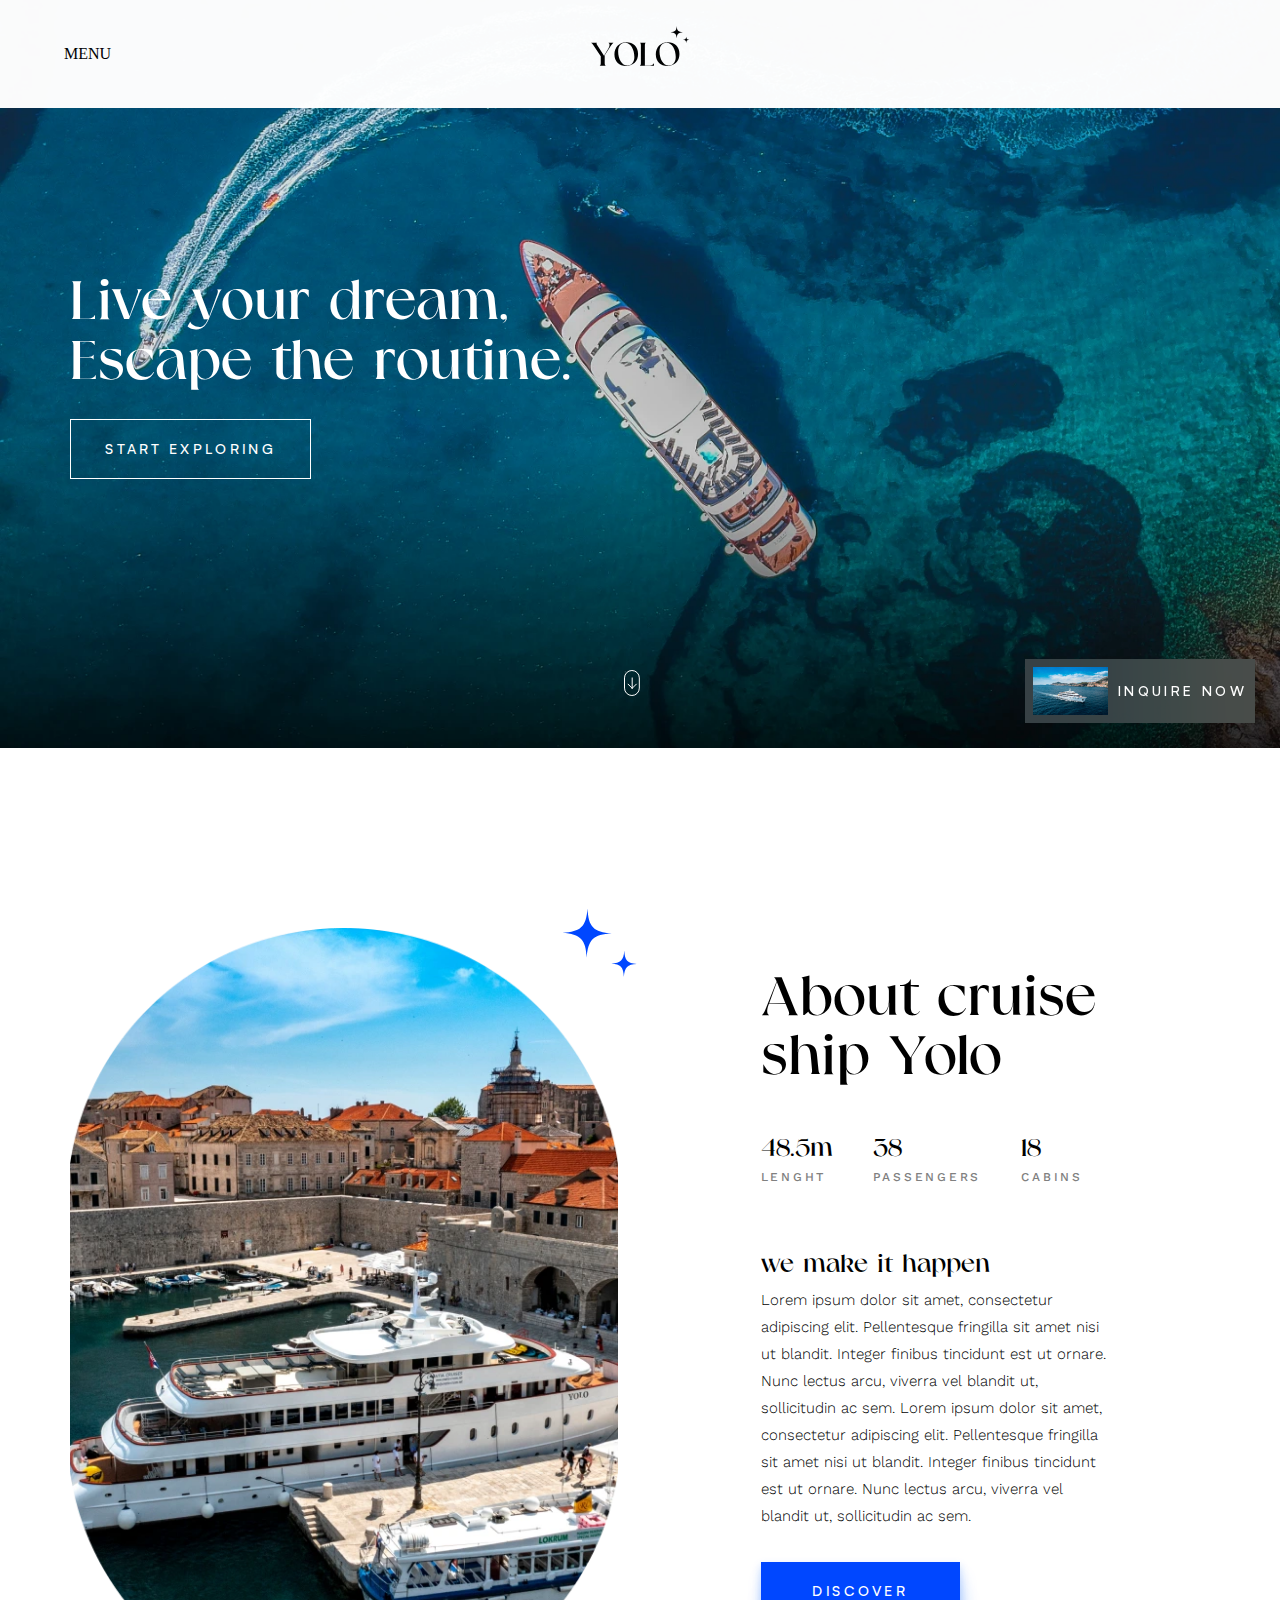
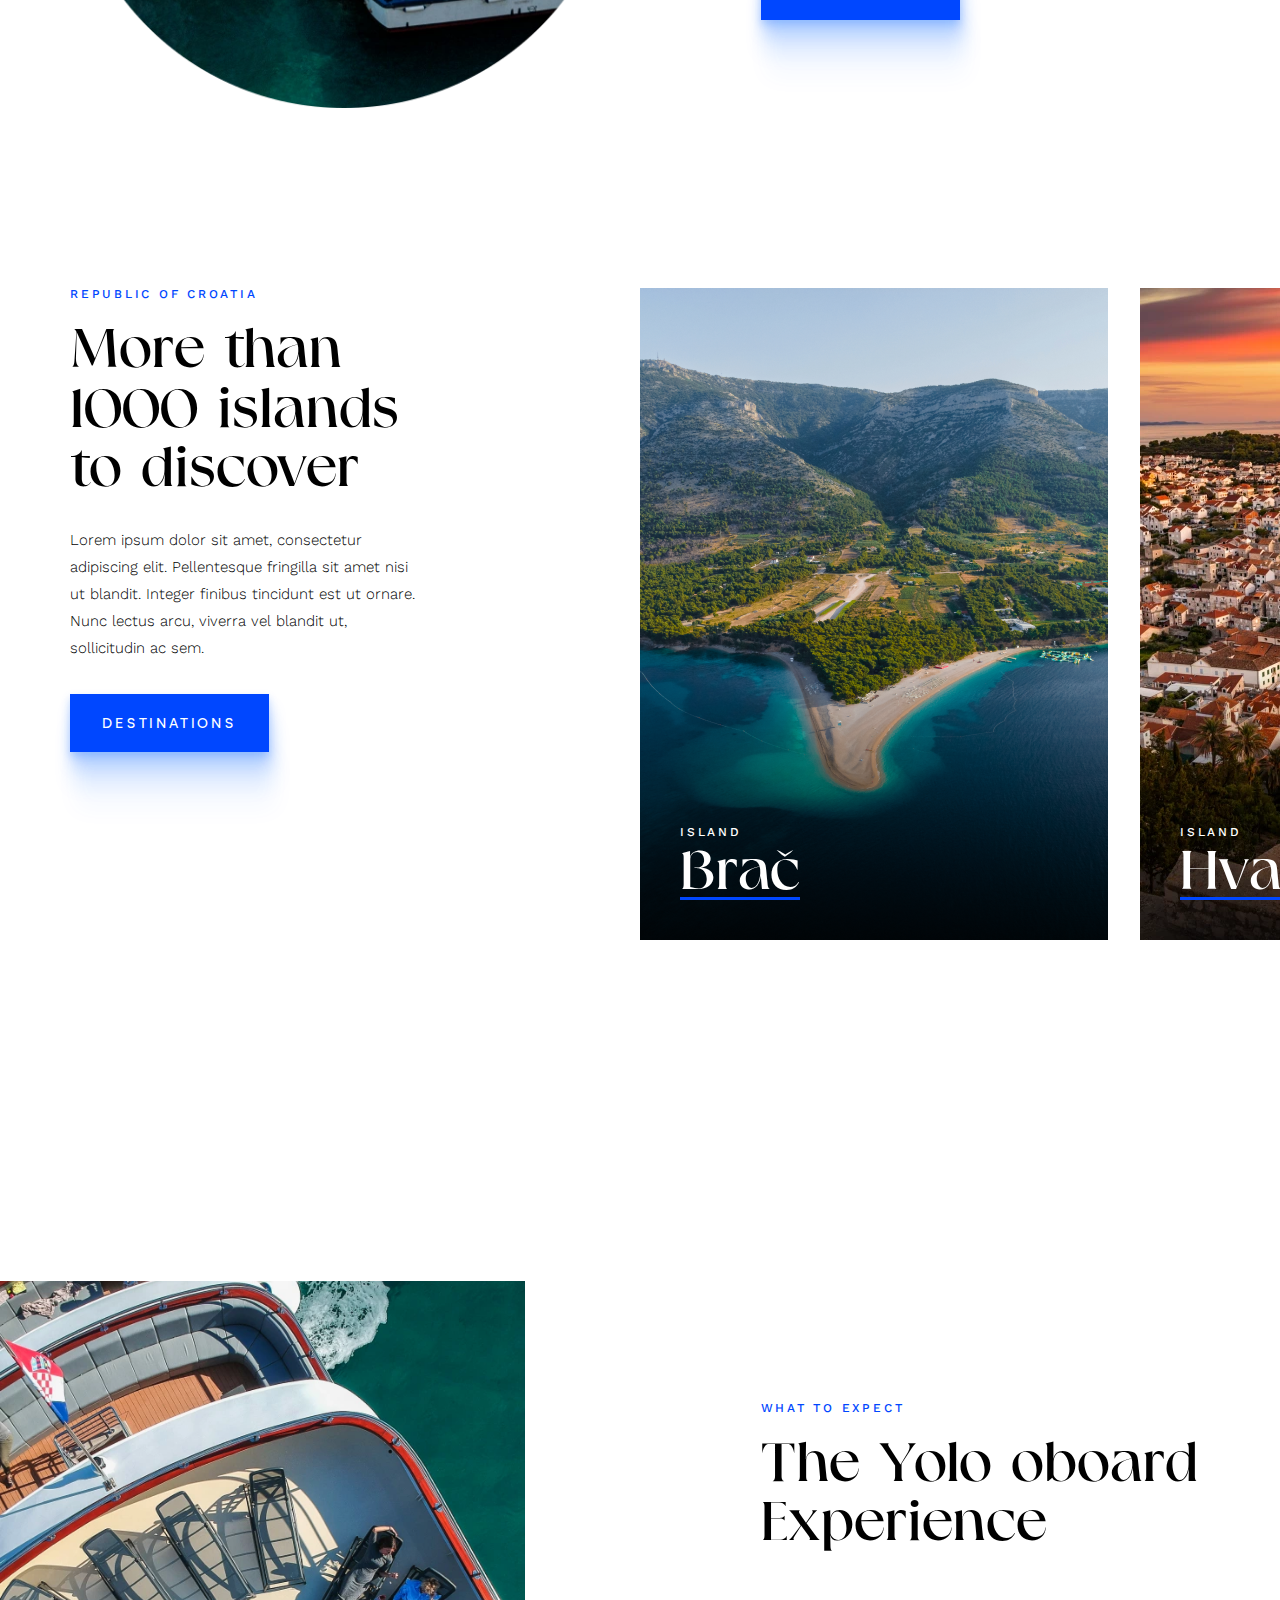
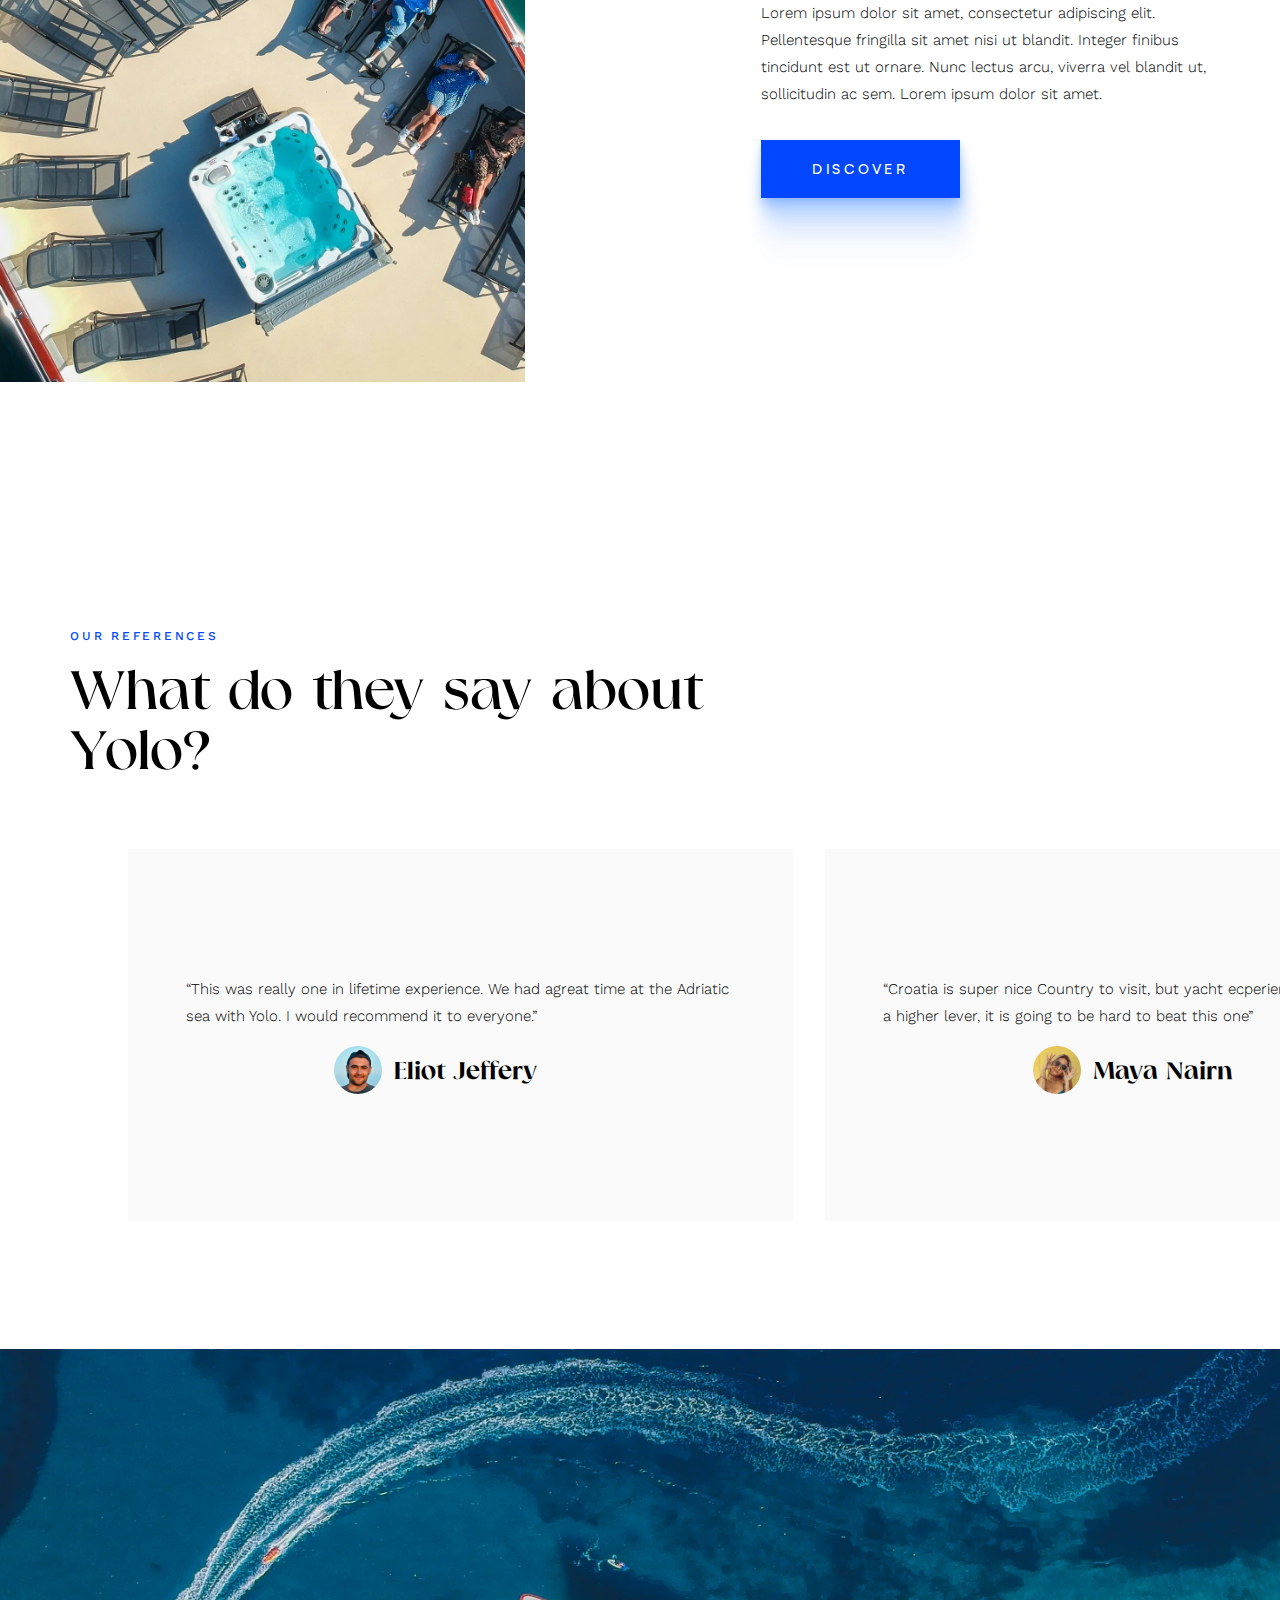
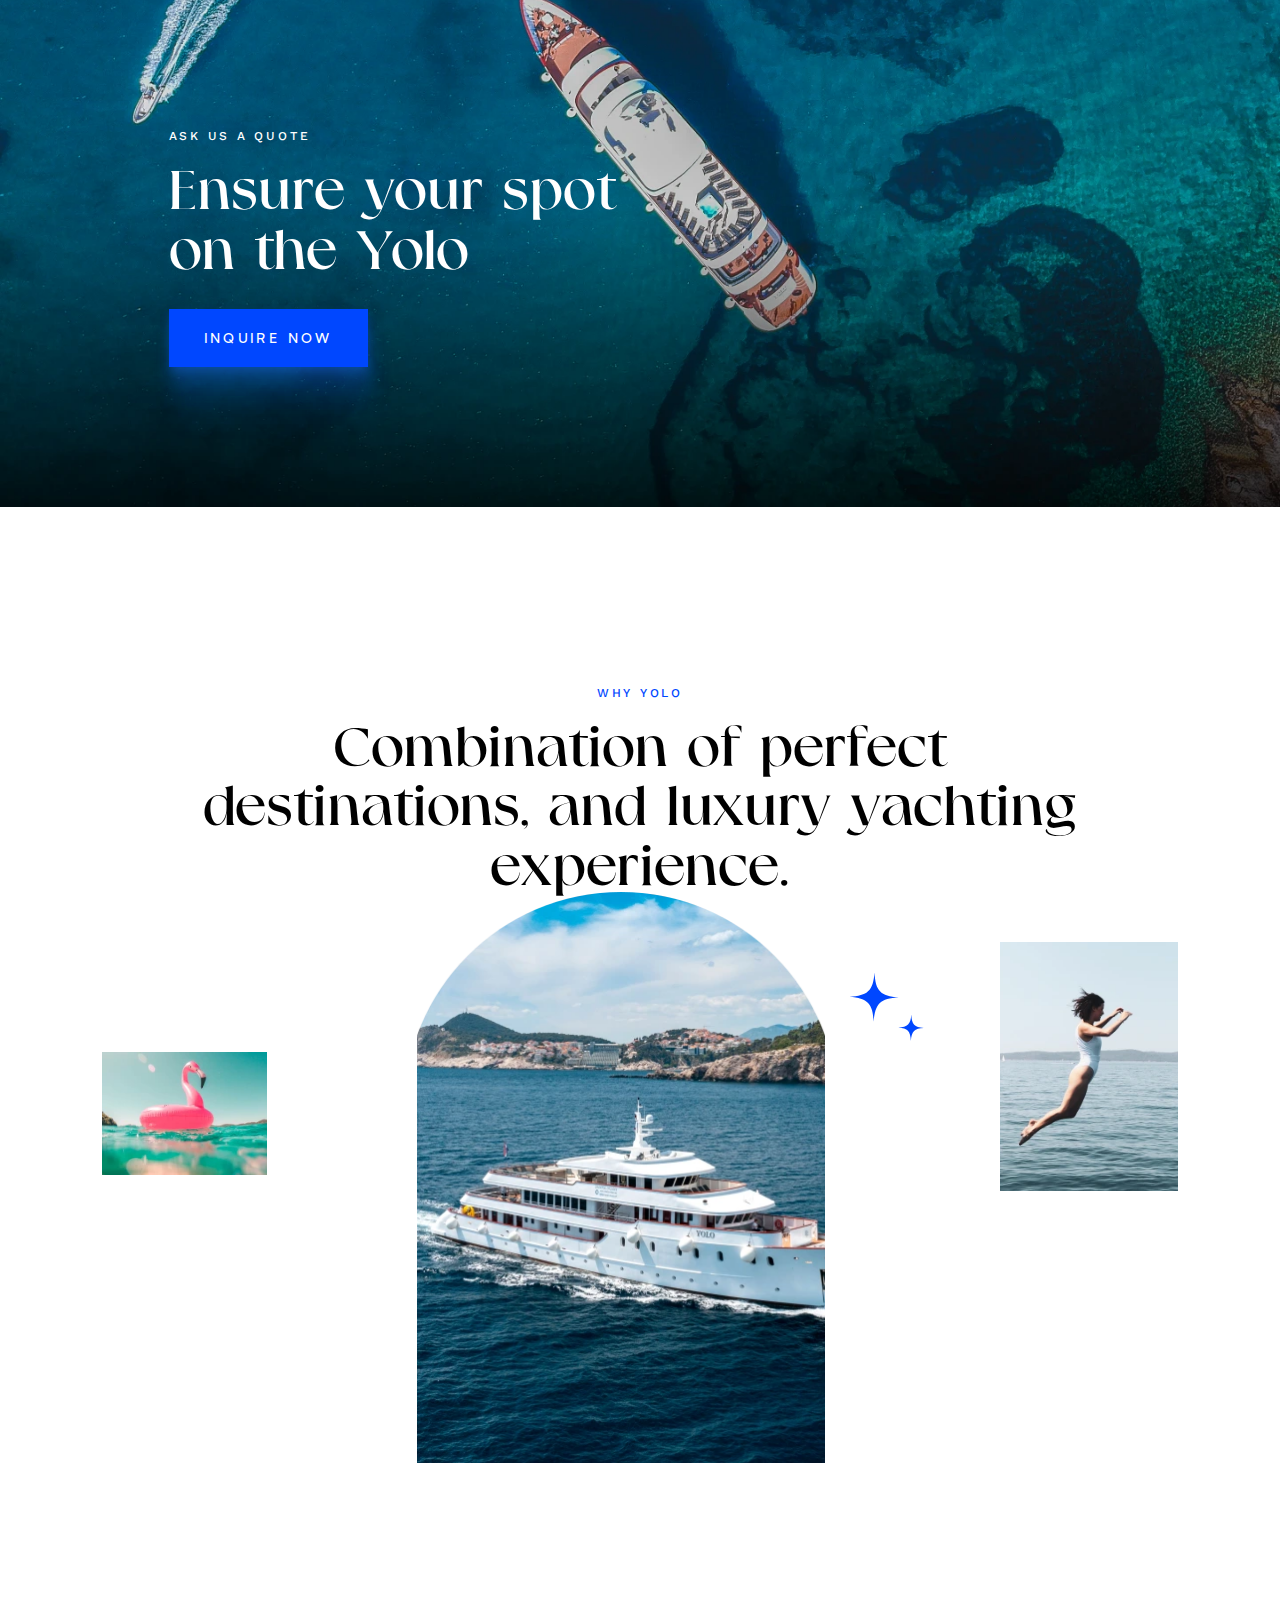
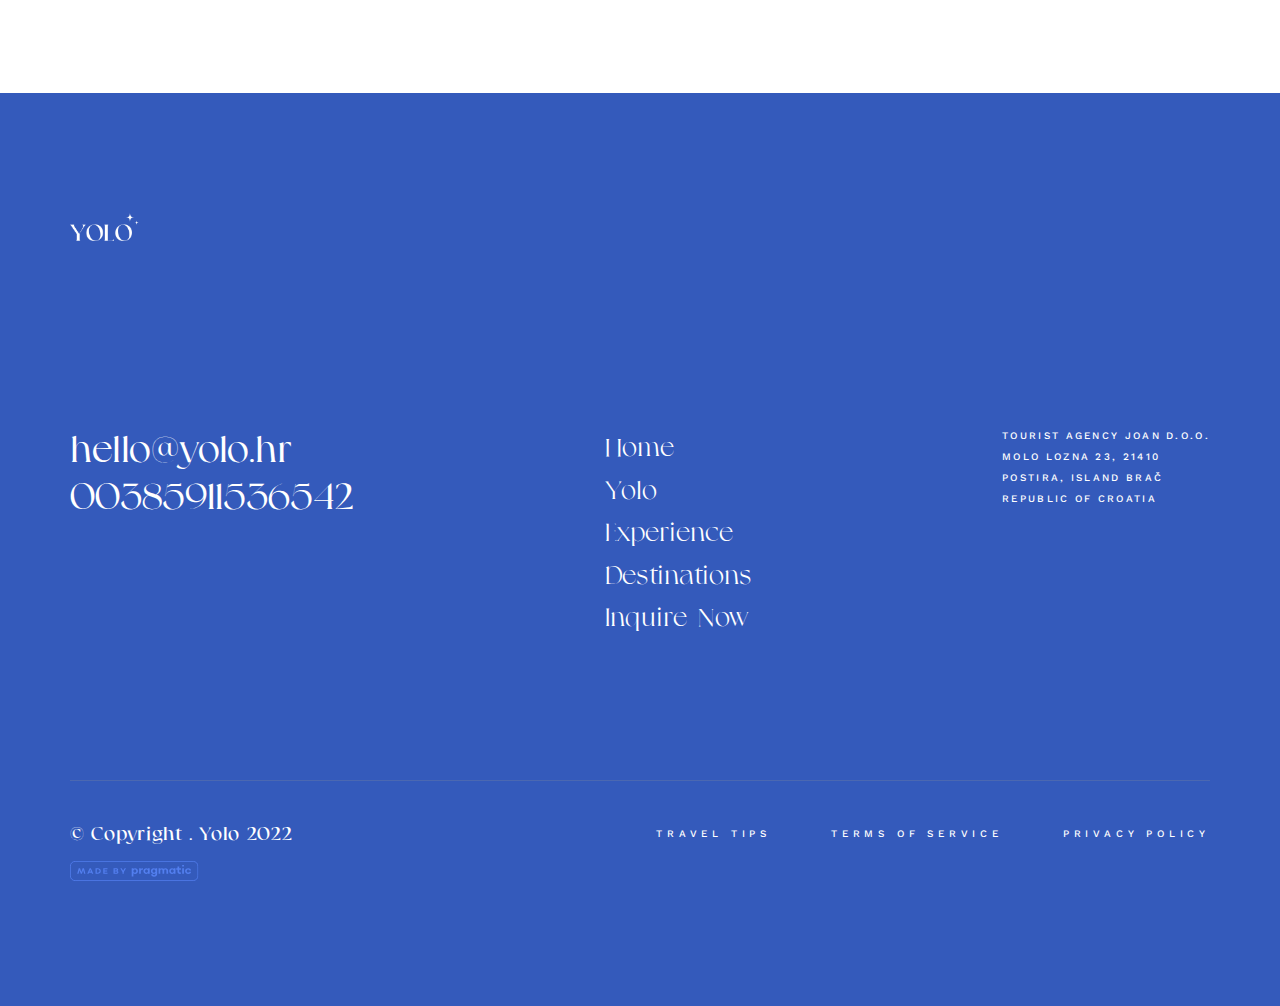
<file: Index.html>
<!DOCTYPE html>
<html lang="en">
<head>
    <meta charset="UTF-8">
    <meta http-equiv="X-UA-Compatible" content="IE=edge">
    <meta name="viewport" content="width=device-width, initial-scale=1.0">
    <link rel="stylesheet" type="text/css" href="./general.css">
    <link rel="stylesheet" type="text/css" href="./css/index.css">
    <link rel="preconnect" href="https://fonts.googleapis.com">
    <link rel="preconnect" href="https://fonts.googleapis.com">
    <link rel="preconnect" href="https://fonts.gstatic.com" crossorigin>
    <link href="https://fonts.googleapis.com/css2?family=Work+Sans:wght@300;500&display=swap" rel="stylesheet">
    <link rel="preconnect" href="https://fonts.googleapis.com">
<link rel="preconnect" href="https://fonts.gstatic.com" crossorigin>
<link href="https://fonts.googleapis.com/css2?family=Mulish:wght@700&display=swap" rel="stylesheet">
    <title>Document</title>
</head>
<body>
    <div class="navbar">
        <div>MENU </div>
        <img src="assets/img/Logo.svg" alt="">
        <div></div>
    </div>
    <div class="boatnaslov">
        <div class="boatnaslov-holder">
            <picture>
                <img src="assets/img/DJI_0184p 1.webp" alt="">
            </picture>
        </div>
        <div class="boatnaslov_content ">
    <div class="grid maxw container">
    <h2>Live your dream, Escape the routine. </h2>
    <div class="blue_button white">START EXPLORING</div>
    </div>
    <div class="scroller mobile_none">
<img src="assets/img/Scroller.svg" alt="">

    </div>
    <div class=" blue_button inq mobile_none">
        <img src="assets/img/Rectangle-55.webp" alt="">
        INQUIRE NOW
    </div>
        </div>
    </div>
    <div class="maxw container grid section-1">
        <div class="left-side-img">
            <div class="gradovi-holder">
                <picture>
                    <img src="assets/img/Jahta.webp" alt="">
                </picture>
            </div>
            <div class="contact-us-img_content">
                <img src="assets/img/Shine.svg" alt="">
             </div>
        </div>
        <div class="right-side">
            <h2>About cruise ship Yolo</h2>
            <div>
                <div><h4>48.5m</h4><h5>LENGHT</h5></div>
                <div><h4>38</h4><h5>PASSENGERS</h5></div>
                <div><h4>18</h4><h5>CABINS</h5></div>
            </div>
            <h4>we make it happen</h4>
            <p>Lorem ipsum dolor sit amet, consectetur adipiscing elit. Pellentesque fringilla sit amet nisi ut blandit. Integer finibus tincidunt est ut ornare. Nunc lectus arcu, viverra vel blandit ut, sollicitudin ac sem. Lorem ipsum dolor sit amet, consectetur adipiscing elit. Pellentesque fringilla sit amet nisi ut blandit. Integer finibus tincidunt est ut ornare. Nunc lectus arcu, viverra vel blandit ut, sollicitudin ac sem. </p>
        <div class="blue_button"> DISCOVER</div>
        </div>
    </div>
    <div class="maxw container grid section-2">
<div class="left-side">
<h5>REPUBLIC OF CROATIA</h5>
<h2>More than 1000 islands
    to discover</h2>
    <p>Lorem ipsum dolor sit amet, consectetur adipiscing elit. Pellentesque fringilla sit amet nisi ut blandit. Integer finibus tincidunt est ut ornare. Nunc lectus arcu, viverra vel blandit ut, sollicitudin ac sem. </p>
<div class="blue_button" onClick="location.href='Destination.html'">DESTINATIONS</div>

</div>
<div class="slider">
    <div class="slider-element">  
                <img src="assets/img/Rectangle 53.png" alt="">
                <div class="slider-el-content">
<h5>ISLAND</h5>
<h2>Brač</h2>
<div class="onepix"></div>
                </div>
        </div>  
    
    <div class="slider-element">   
        <img src="assets/img/Hvar.webp" alt="">
        <div class="slider-el-content">
            <h5>ISLAND</h5>
            <h2>Hvar</h2>
            <div class="onepix"></div>
                            </div>
    </div>
    <div class="slider-element">    
        <img src="assets/img/Rectangle 53.png" alt="">
        <div class="slider-el-content">
            <h5>ISLAND</h5>
            <h2>Hvar</h2>
            <div class="onepix"></div>
                            </div>
    </div>
    <div class="slider-element">  
        <img src="assets/img/Rectangle 53.png" alt="">  
        <div class="slider-el-content">
            <h5>ISLAND</h5>
            <h2>Hvar</h2>
            <div class="onepix"></div>
                            </div>
    </div>
    <div class="slider-element">  
        <img src="assets/img/Rectangle 53.png" alt="">  
        <div class="slider-el-content">
            <h5>ISLAND</h5>
            <h2>Hvar</h2>
            <div class="onepix"></div>
                            </div>
    </div>
    </div>
</div>
<div class="maxw container grid">
    <div class="right-side two">
<h5>WHAT TO EXPECT</h5>
<h2>The Yolo 
    oboard Experience</h2>
<p>Lorem ipsum dolor sit amet, consectetur adipiscing elit. Pellentesque fringilla sit amet nisi ut blandit. Integer finibus tincidunt est ut ornare. Nunc lectus arcu, viverra vel blandit ut, sollicitudin ac sem. Lorem ipsum dolor sit amet.</p>
<div class="blue_button">DISCOVER</div>
    </div>
    
    <div class="left-img-center rightimg">
        <div class="contact_left_img">
            <div class="contact_left_img_wrapper">
            <picture>
                <img src="assets/img/Rectangle 53.webp" alt="">
            </picture>
        </div>
        </div>
    </div>
</div>
<div class="maxw container grid">
    <div class="naslov">
        <h5>OUR REFERENCES</h5>
        <h2>What do they say about Yolo?</h2>
    </div>
    
</div>
<div class="maxw container grid">
<div class="slider-coments">
    <div class="slider-coment-content">  
                <div class="slider-coment-element">
                    <p>“This was really one in lifetime experience. We had agreat time at the Adriatic sea with Yolo. I would recommend it to everyone.”</p>
                    <div>
                        <img src="assets/img/Ellipse 8.svg" alt="">
                        <h3>Eliot Jeffery</h3>
                    </div>
                </div>
        </div>  
    
    <div class="slider-coment-content">   
        <div class="slider-coment-element">
            <p>“Croatia is super nice Country to visit, but yacht ecperience
                boosts it even on a higher lever, it is going to be hard to
                beat this one”</p>
            <div>
                <img src="assets/img/Ellipse 8-1.svg" alt="">
                <h3>Maya Nairn</h3>
            </div>
        </div>
    </div>
    <div class="slider-coment-content">    
        <div class="slider-coment-element">
            <p>“Croatia is super nice Country to visit, but yacht ecperience
                boosts it even on a higher lever, it is going to be hard to
                beat this one”</p>
            <div>
                <img src="assets/img/2.webp" alt="">
                <h3>Eliot Jeffery</h3>
            </div>
        </div>
    </div>
</div>
</div>
<div class="boat">
    <div class="boat-holder">
        <picture>
            <img src="assets/img/DJI_0184p 1.webp" alt="">
        </picture>
    </div>
    <div class="boat_content container">
<div class="grid">
<h5>ASK US A QUOTE</h5>
<h2>Ensure your 
    spot on the Yolo </h2>
    <div class="blue_button" onClick="location.href='Inquire.html'">INQUIRE NOW</div>
</div>
    </div>
</div>
<div class="maxw container grid">
    <div class="naslov-t">
    <h5>WHY YOLO</h5>
    <h2 >Combination of perfect
        destinations, and luxury yachting
        experience.  </h2>
        
</div>

</div>
<div class="slid-img-wraper">
    <div class="slike-spread">
        <div class="wide-img">
        <div class="wide-img-holder">
            <picture>
                <img src="assets/img/DJI_0107p 2.webp" alt="">
            </picture>
        </div>
        </div>
        <div class="center-img">
        <div class="center-img-holder">
            <picture>
                <img src="assets/img/Rectangle 47 (1).webp" alt="">
            </picture>
        </div>
        <div class="contact-us-img_content-spread">
            <img src="assets/img/Shine.svg" alt="">
         </div>
        </div>
        <div class="skiny-img">
        <div class="skiny-img-holder">
            <picture>
                <img src="assets/img/DJI_0107p 3.webp" alt="">
            </picture>
        </div>
        </div>
            </div>
</div>
<footer>
    <div class="footer_grid container">
 <div class="top">
     <img src="assets/img/Group-104.webp" height="28px" width="68.95px"alt="">
 </div>
 <div class="mid">
     <div> <h2> hello@yolo.hr <br>00385911536542</h2></div>
     <div><h3 onClick="location.href='Index.html'">  Home </h3>
        <h3 onClick="location.href='Yolo.html'"> Yolo </h3>
        <h3 onClick="location.href='Expirience.html'">Experience </h3>
            <h3 onClick="location.href='Destination.html'">Destinations </h3>
                <h3 onClick="location.href='Inquire.html'">Inquire Now</h3></div>
     <div><h5> TOURIST AGENCY JOAN D.O.O.<br>
         Molo Lozna 23, 21410 <br>
         Postira, island brač<br>
         republic of croatia</h5></div>
 </div>
 <div class="bot">   
    <div class="column">
     <h4>© Copyright . Yolo 2022</h4>
     <img src="assets/img/Frame.svg" alt="">
    </div>
 <div><a href="Travel.html">Travel Tips</a><a href="Terms.html">terms of service</a><a href="Privacy.html">Privacy policy</a></div>
 </div>
</div>
 </footer>       
    </body>
    </html>
</file>
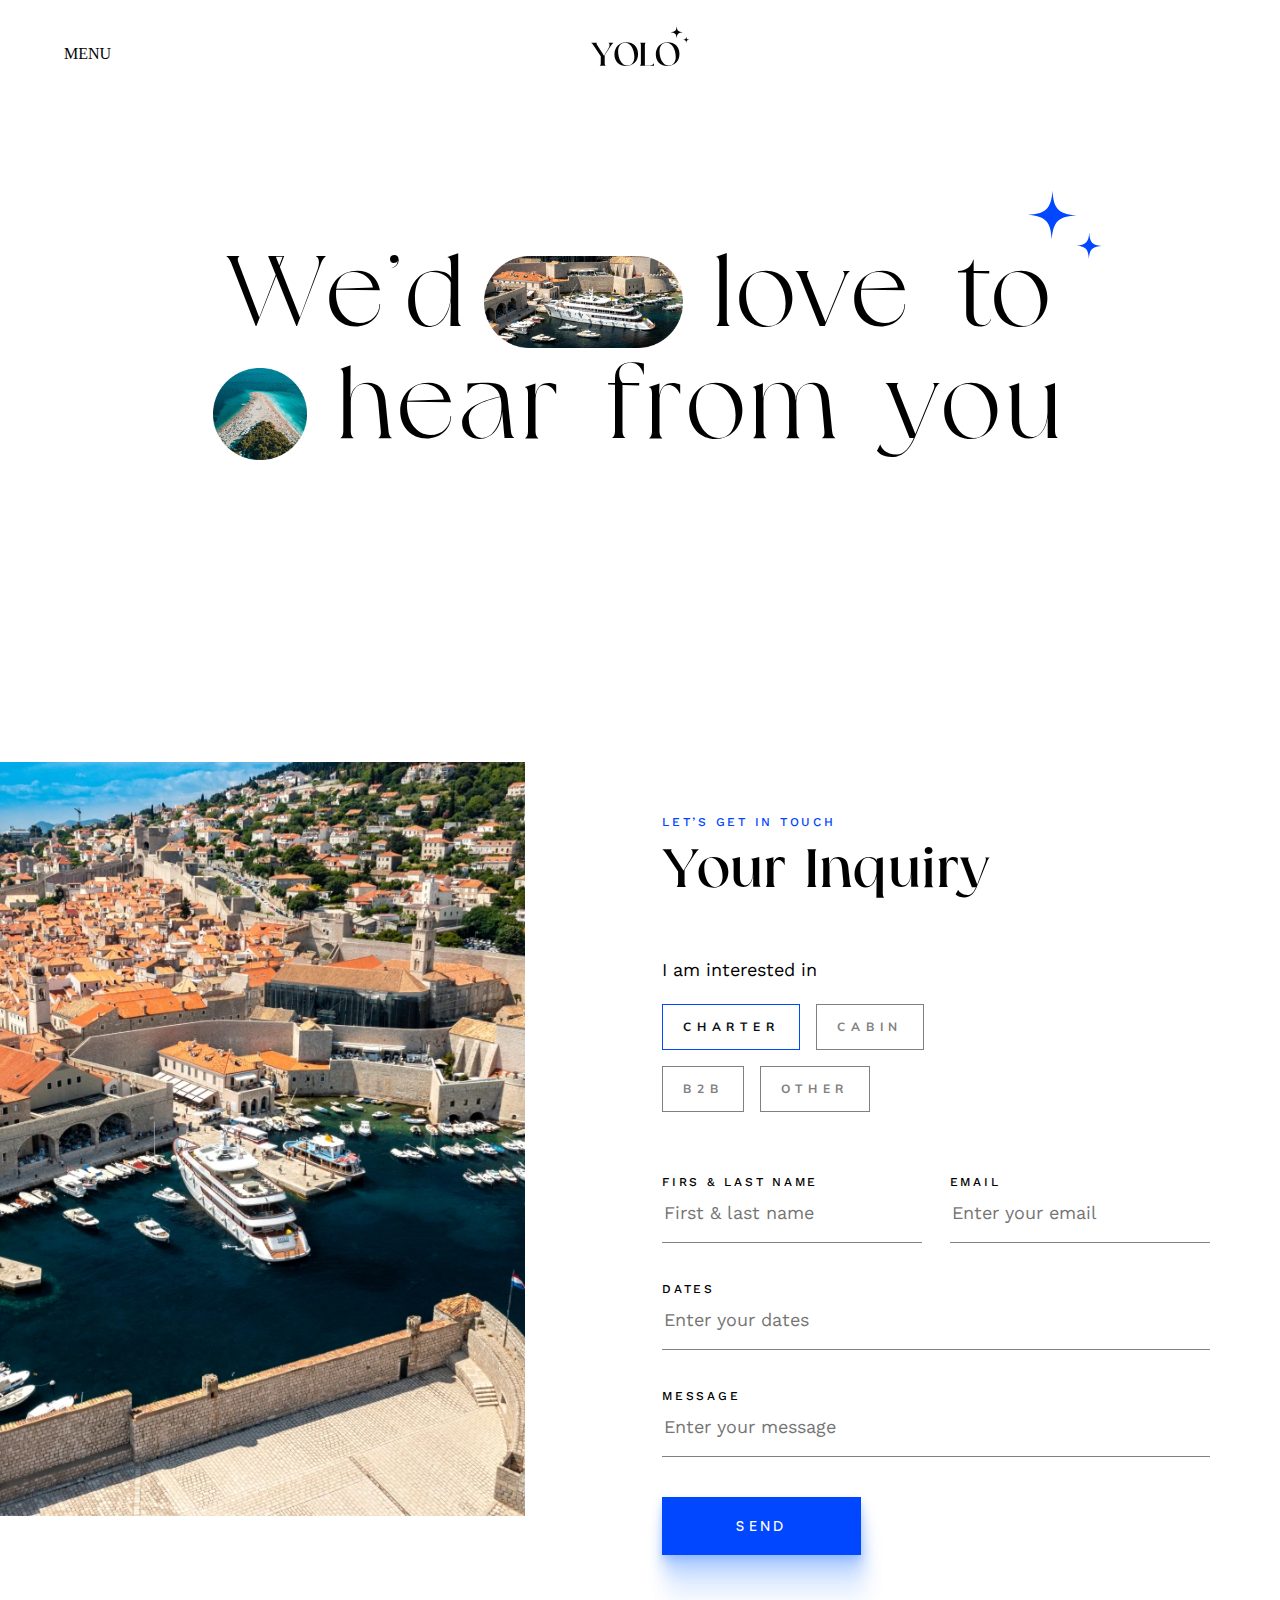
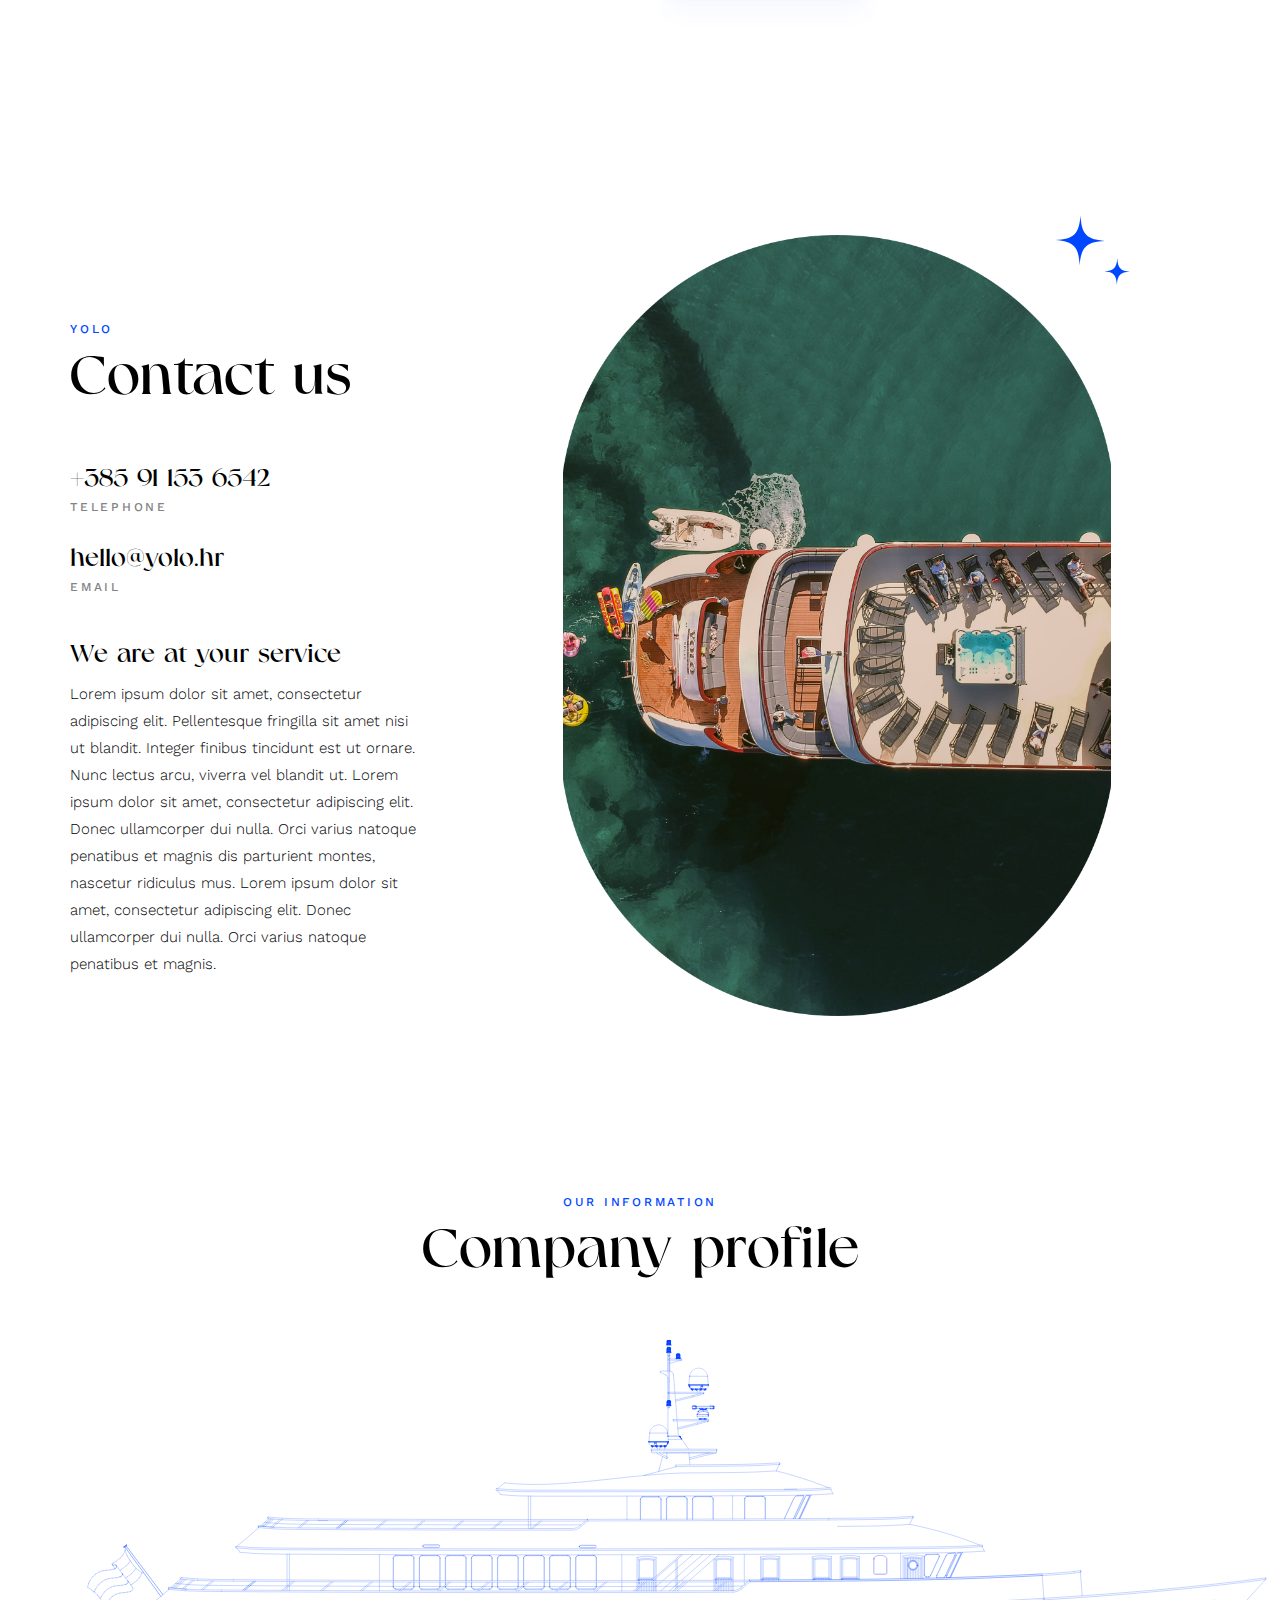
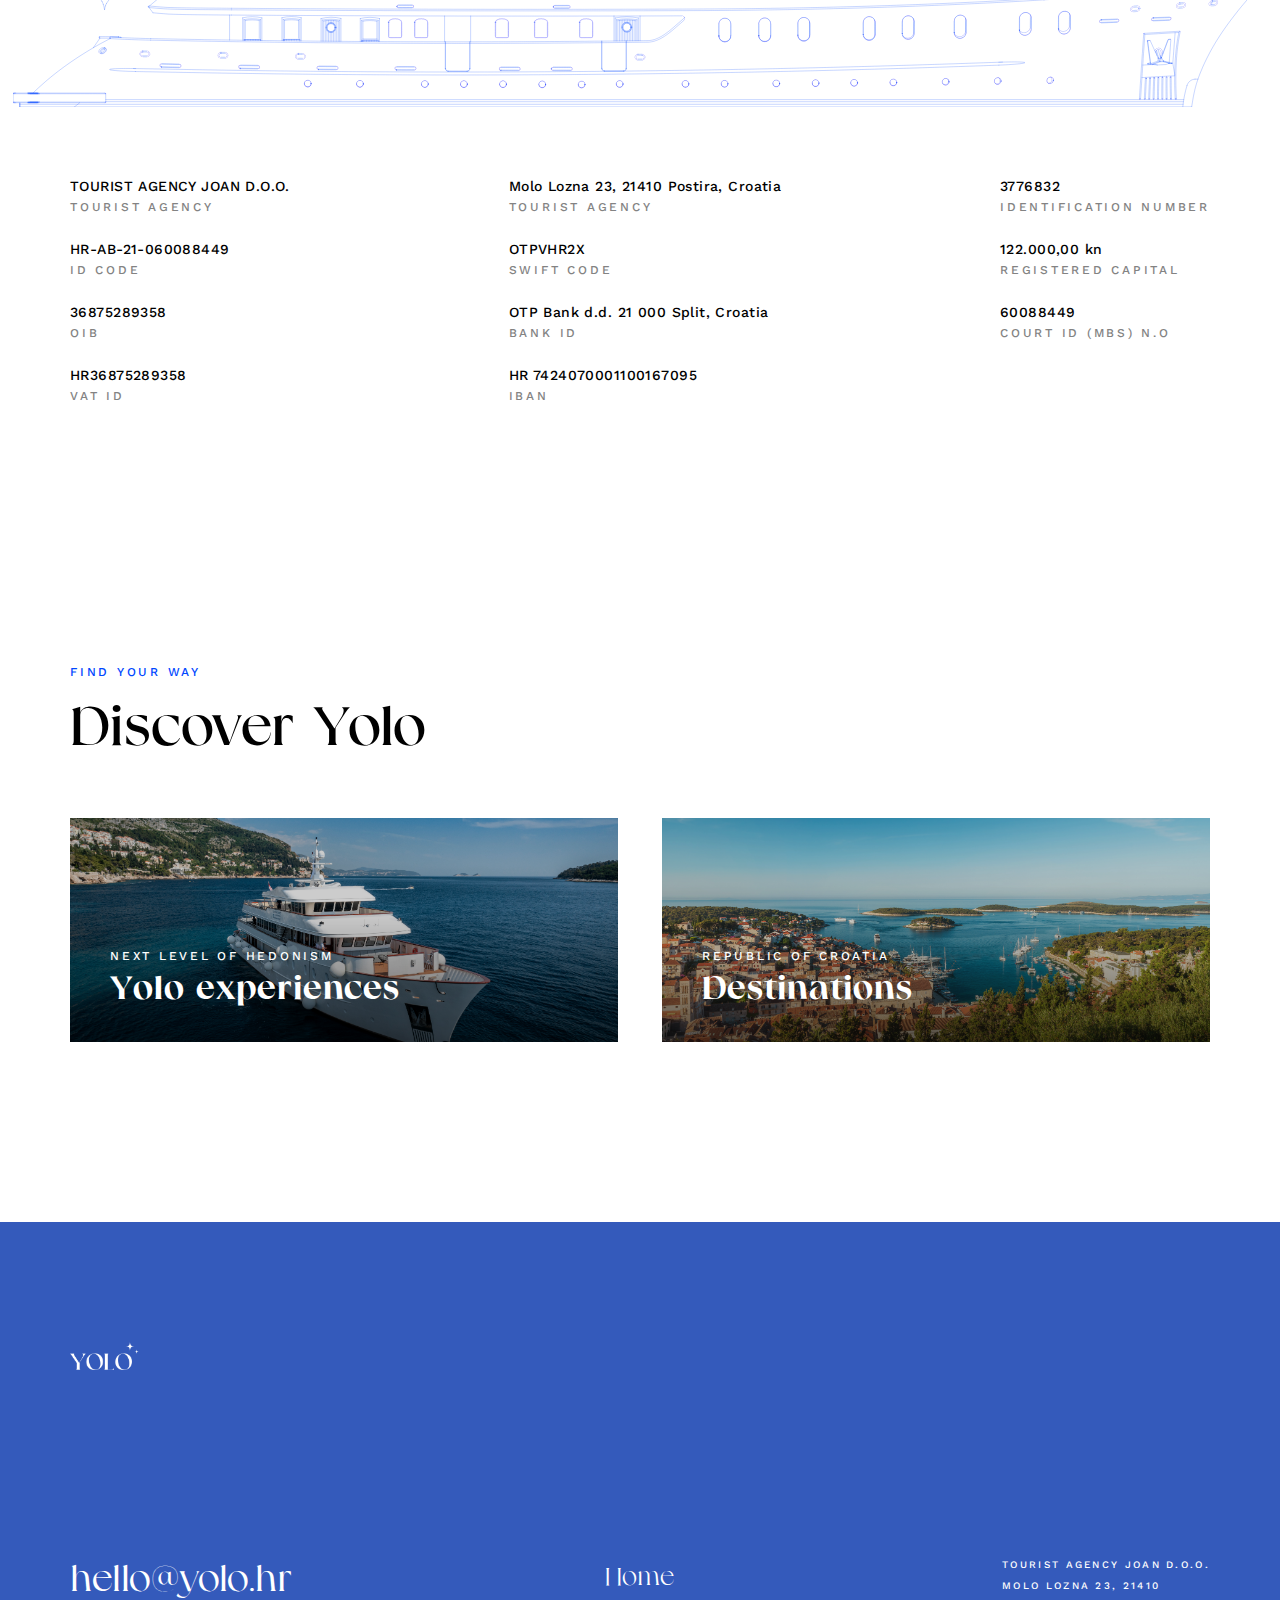
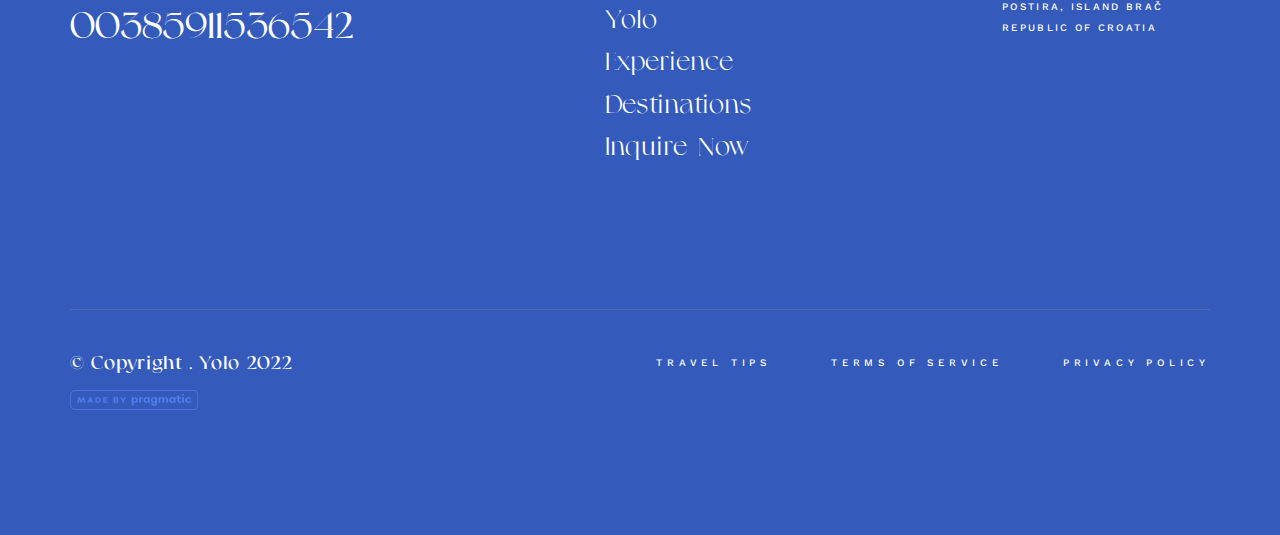
<file: Inquire.html>
<!DOCTYPE html>
<html lang="en">
<head>
    <meta charset="UTF-8">
    <meta http-equiv="X-UA-Compatible" content="IE=edge">
    <meta name="viewport" content="width=device-width, initial-scale=1.0">
    <link rel="stylesheet" type="text/css" href="./general.css">
    <link rel="stylesheet" type="text/css" href="./css/inquire.css">
    <link rel="preconnect" href="https://fonts.googleapis.com">
    <link rel="preconnect" href="https://fonts.googleapis.com">
    <link rel="preconnect" href="https://fonts.gstatic.com" crossorigin>
    <link href="https://fonts.googleapis.com/css2?family=Work+Sans:wght@300;500&display=swap" rel="stylesheet">
    <link rel="preconnect" href="https://fonts.googleapis.com">
<link rel="preconnect" href="https://fonts.gstatic.com" crossorigin>
<link href="https://fonts.googleapis.com/css2?family=Mulish:wght@700&display=swap" rel="stylesheet">
    <title>Document</title>
</head>
<body>
    <div class="navbar">
        <div>MENU </div>
        <img src="assets/img/Logo.svg" alt="">
        <div></div>
    </div>
    <div class="naslov mobile-none">
        
    <div>
        <h1 class="mega_title">We’d</h1>
        <img src="assets/img/Rectangle-63 (3).webp" alt="Naslov_slika">
        <h1 class="mega_title">love to</h1>
        
    </div>
    <div>
        
        
        <img src="assets/img/Ellipse-9 (1).webp" alt="Naslov_slika">
        <h1 class="mega_title">hear from you</h1>
    </div>
    <img class="shine" src="assets/img/Shine.svg" alt="">
    </div>
    <div class="naslov desktop_none">
        <img class="shine" src="assets/img/Shine.svg" alt="">
        <div>
            
            <h1 class="mega_title">We’d</h1>
            <img src="assets/img/Rectangle-63 (3).webp" alt="Naslov_slika">
            
            
        </div>
        <div>
            
            
            <img src="assets/img/Ellipse-9 (1).webp" alt="Naslov_slika">
            <h1 class="mega_title">love to</h1>
            
        </div>
        <div><h1 class="mega_title">hear from</h1></div>
        <div><h1 class="mega_title">you</h1></div>
        
        </div>
    <section>
        <div class="left-img-center">
        <div class="contact_left_img">
            <div class="contact_left_img_wrapper">
            <picture>
                <img src="assets/img/DJI_0116p 1.webp" alt="">
            </picture>
        </div>
        </div>
    </div>
    <div class="container maxw grid">
        <div class="inquire">
            <div>
                <h5>LET’S GET IN TOUCH</h5>
                <h2>Your Inquiry</h2>
            </div>
            <div>
                <h4> I am interested in </h4>
                
<div class="options">
<div>
<div class="option active">CHARTER</div>
<div class="option">CABIN</div>
</div>
<div>
<div class="option">B2B</div>
<div class="option">OTHER</div>
</div>
</div>
                

            </div>
                <div class="name-email">
                    <div>
                    <label for="first">FIRS & LAST NAME</label>
                    <input type="text" id="first" placeholder="First & last name">
                </div>
                <div>
                    <label for="email">EMAIL</label>
                    <input type="text" id="email" placeholder="Enter your email">
                </div>
                </div>
                <label for="dates">Dates</label>
                <input type="text" id="dates"  placeholder="Enter your dates">
                
                <label for="message">Message</label>
                <input type="text" id="message"  placeholder="Enter your message">
                <div class="blue_button">
                    SEND
                </div>
        </div>
    </div>
    
    </section>
    <section class="contact-us">
        <div class="container maxw grid">
    <div class="contact-us-text">
<h5>YOLO</h5>
<h2>Contact us</h2>
<h4>+385 91 153 6542</h4>
<h5>TELEPHONE</h5>
<h4>hello@yolo.hr</h4>
<h5>EMAIL</h5>
<h4>We are at your service</h4>
<p>Lorem ipsum dolor sit amet, consectetur adipiscing elit. Pellentesque fringilla sit amet nisi ut blandit. Integer finibus tincidunt est ut ornare. Nunc lectus arcu, viverra vel blandit ut. Lorem ipsum dolor sit amet, consectetur adipiscing elit. Donec ullamcorper dui nulla. Orci varius natoque penatibus et magnis dis parturient montes, nascetur ridiculus mus. Lorem ipsum dolor sit amet, consectetur adipiscing elit. Donec ullamcorper dui nulla. Orci varius natoque penatibus et magnis.</p>
    </div>
    
            <div class="contact-us-img">
                <div class="contact-us-img-holder">
                    <picture>
                        <img src="assets/img/DJI_0726-3.webp" alt="">
                    </picture>
                </div>
                <div class="contact-us-img_content">
                    <img src="assets/img/Shine.svg" alt="">
                 </div>
                
            </div>
        </div>
    </section>
    <section class="profile">
        <div class="container maxw grid">
            <div class="company-profile">
                <h5>OUR INFORMATION</h5>
                <h2>Company profile</h2>
            </div>
            
        </div>
    
    <div class="boat">
        <div class="boat-holder">
            <picture>
                <img src="assets/img/Blueprint 2.svg" alt="">
            </picture>
        </div>
    </div>
    <div class="container maxw grid">
<div class="information">
<div>
    TOURIST AGENCY JOAN D.O.O.
    <h5>TOURIST AGENCY</h5>
    HR-AB-21-060088449
    <h5>ID CODE</h5>
    36875289358
    <h5>OIB</h5>
    HR36875289358
    <h5>VAT ID</h5>
</div>
<div>
    Molo Lozna 23, 21410 Postira, Croatia
    <h5>TOURIST AGENCY</h5>
    OTPVHR2X
    <h5>SWIFT CODe</h5>
    OTP Bank d.d. 21 000 Split, Croatia
    <h5>BANK ID</h5>
    HR 7424070001100167095
    <h5>IBAN</h5>
</div>
<div>
    3776832
    <h5>IDENTIFICATION NUMBER</h5>
    122.000,00 kn
    <h5>REGISTERED CAPITAL</h5>
    60088449
    <h5>COURT ID (MBS) N.O</h5>
</div>

</div>
    </div>
</section>

<section >
    <div class="grid maxw container">
            <div class="e_text">
            <h5>FIND YOUR WAY</h5>
            <h2>Discover Yolo
                </h2>
            </div>
    </div>
<div class=" boxes grid maxw container"> 
<div class="box" onClick="location.href='Expirience.html'">
    <div class="box_image_holder">
    <picture>
        <img src="assets/img/Frame-88 (3).webp" alt="">
    </picture></div>
    <div class="box_content">
        <h5>next level of hedonism</h5>
        <h4>Yolo experiences</h4>

        
    
        
    </div>
</div>
<div class="box" onClick="location.href='Destination.html'">
    <div class="box_image_holder">
    <picture>
        <img src="assets/img/Frame-113 (3).webp" alt="">
    </picture>
</div>
     <div class="box_content">
        <h5>REPUBLIC OF CROATIA</h5>
        <h4>Destinations</h4>
     </div>
</div>
</div>
    </section>
    <footer>
        <div class="footer_grid container">
     <div class="top">
         <img src="assets/img/Group-104.webp" height="28px" width="68.95px"alt="">
     </div>
     <div class="mid">
         <div> <h2> hello@yolo.hr <br>00385911536542</h2></div>
         <div><h3 onClick="location.href='Index.html'">  Home </h3>
            <h3 onClick="location.href='Yolo.html'"> Yolo </h3>
            <h3 onClick="location.href='Expirience.html'">Experience </h3>
                <h3 onClick="location.href='Destination.html'">Destinations </h3>
                    <h3 onClick="location.href='Inquire.html'">Inquire Now</h3></div>
         <div><h5> TOURIST AGENCY JOAN D.O.O.<br>
             Molo Lozna 23, 21410 <br>
             Postira, island brač<br>
             republic of croatia</h5></div>
     </div>
     <div class="bot">   
        <div class="column">
         <h4>© Copyright . Yolo 2022</h4>
         <img src="assets/img/Frame.svg" alt="">
        </div>
     <div><a href="Travel.html">Travel Tips</a><a href="Terms.html">terms of service</a><a href="Privacy.html">Privacy policy</a></div>
     </div>
    </div>
     </footer>
    <script src="js/inq.js"></script>
</body>
</html>
</file>
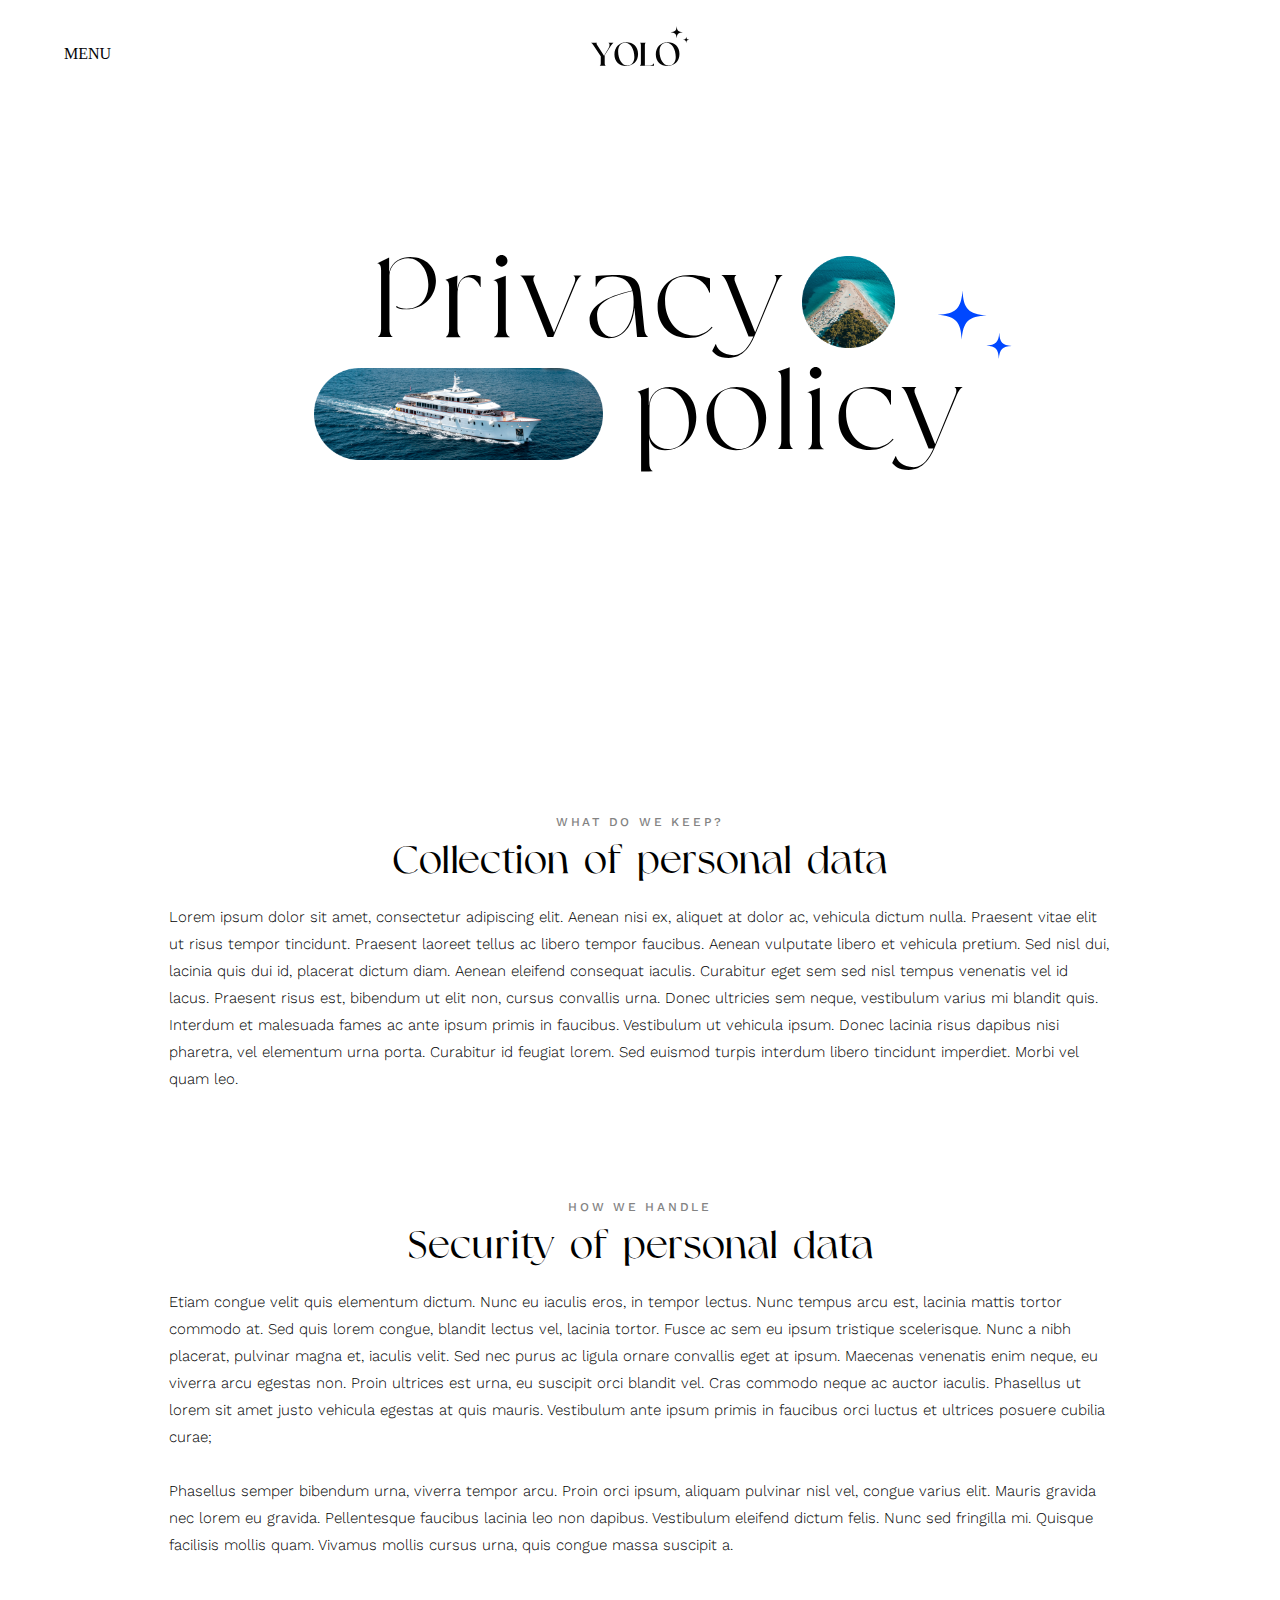
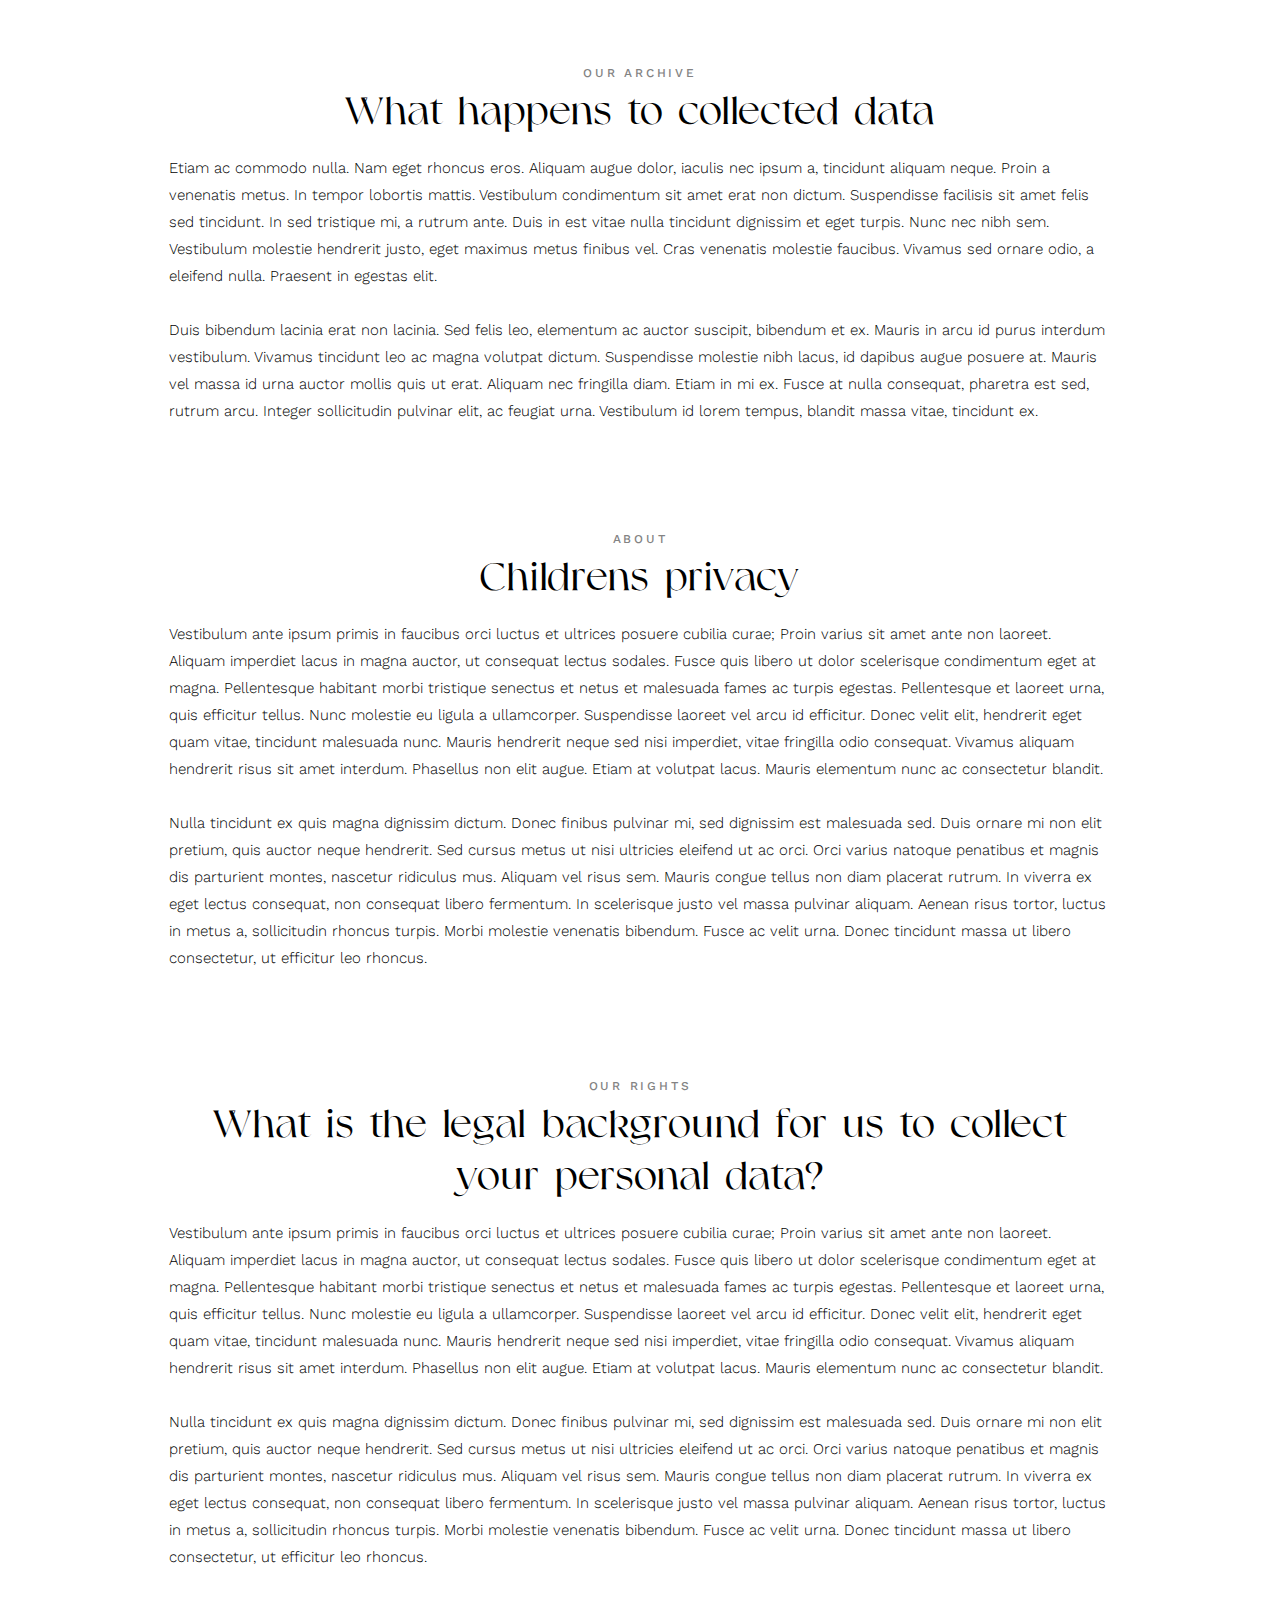
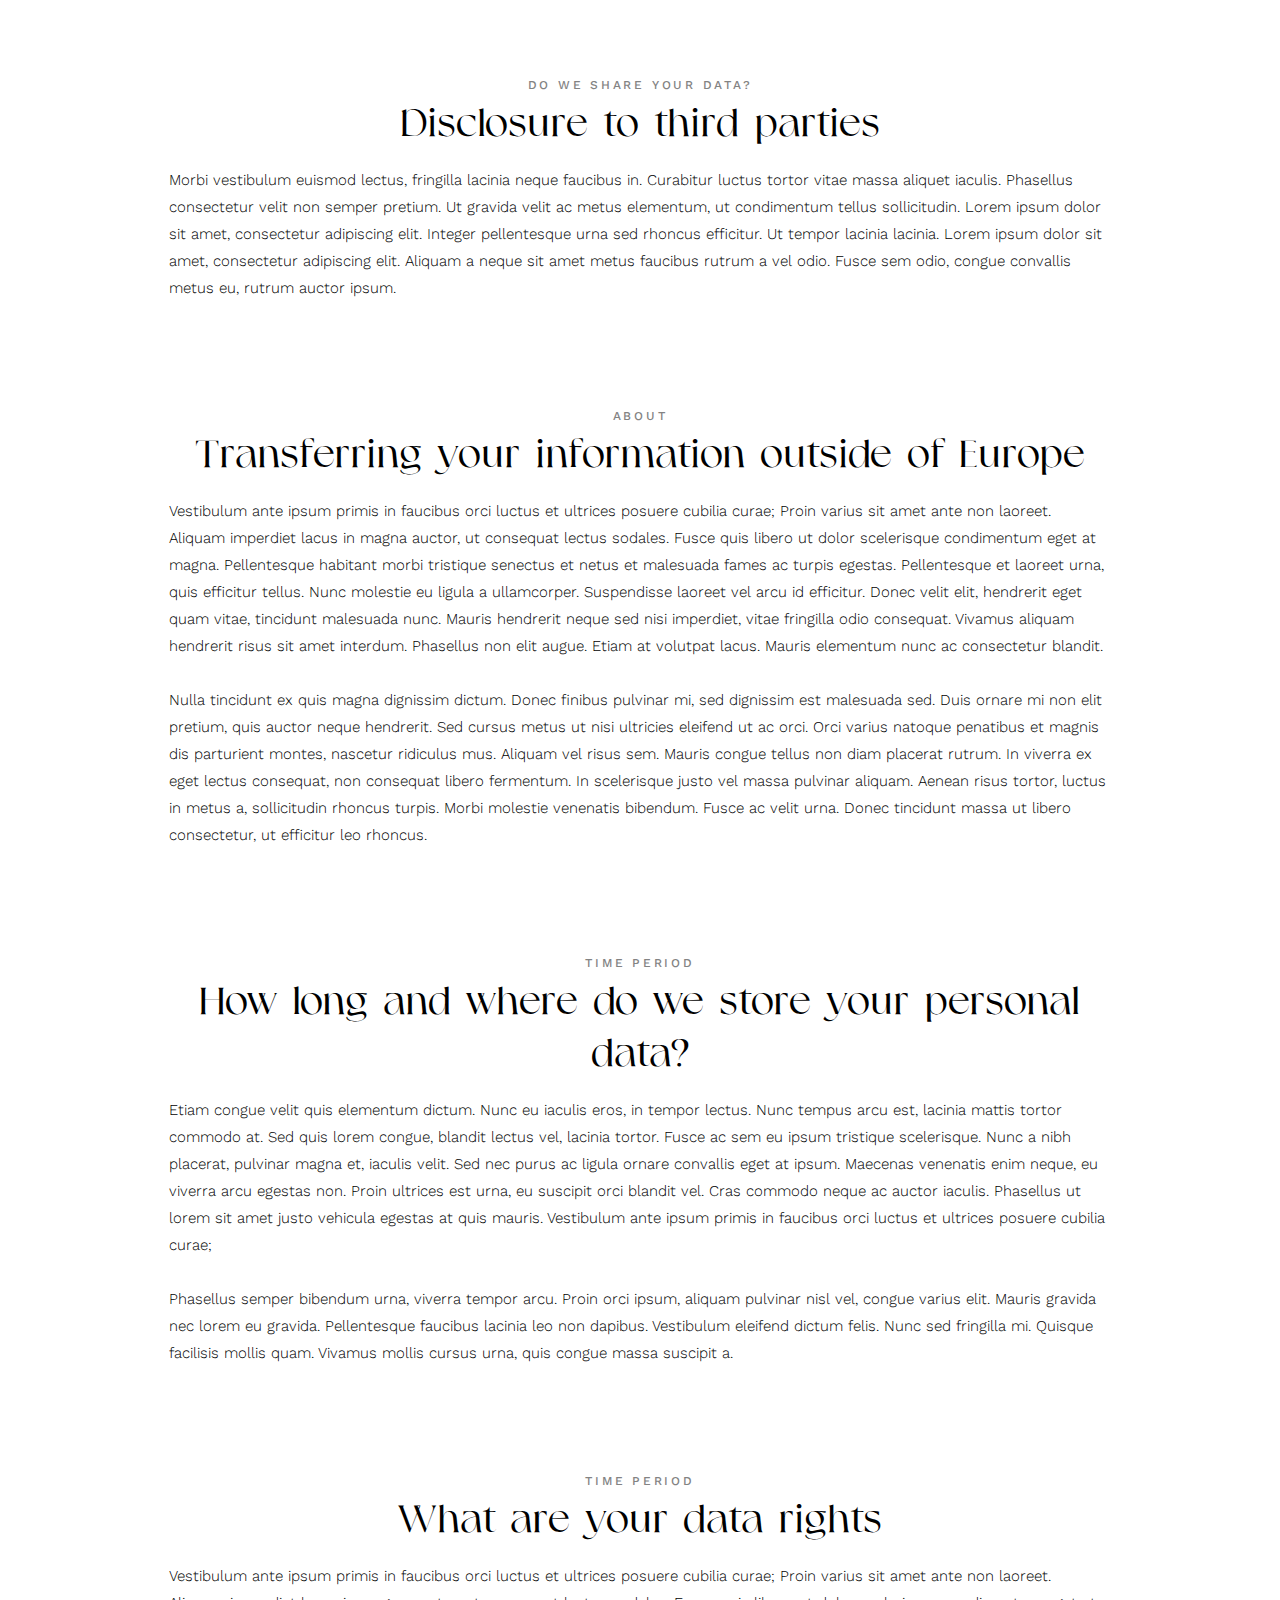
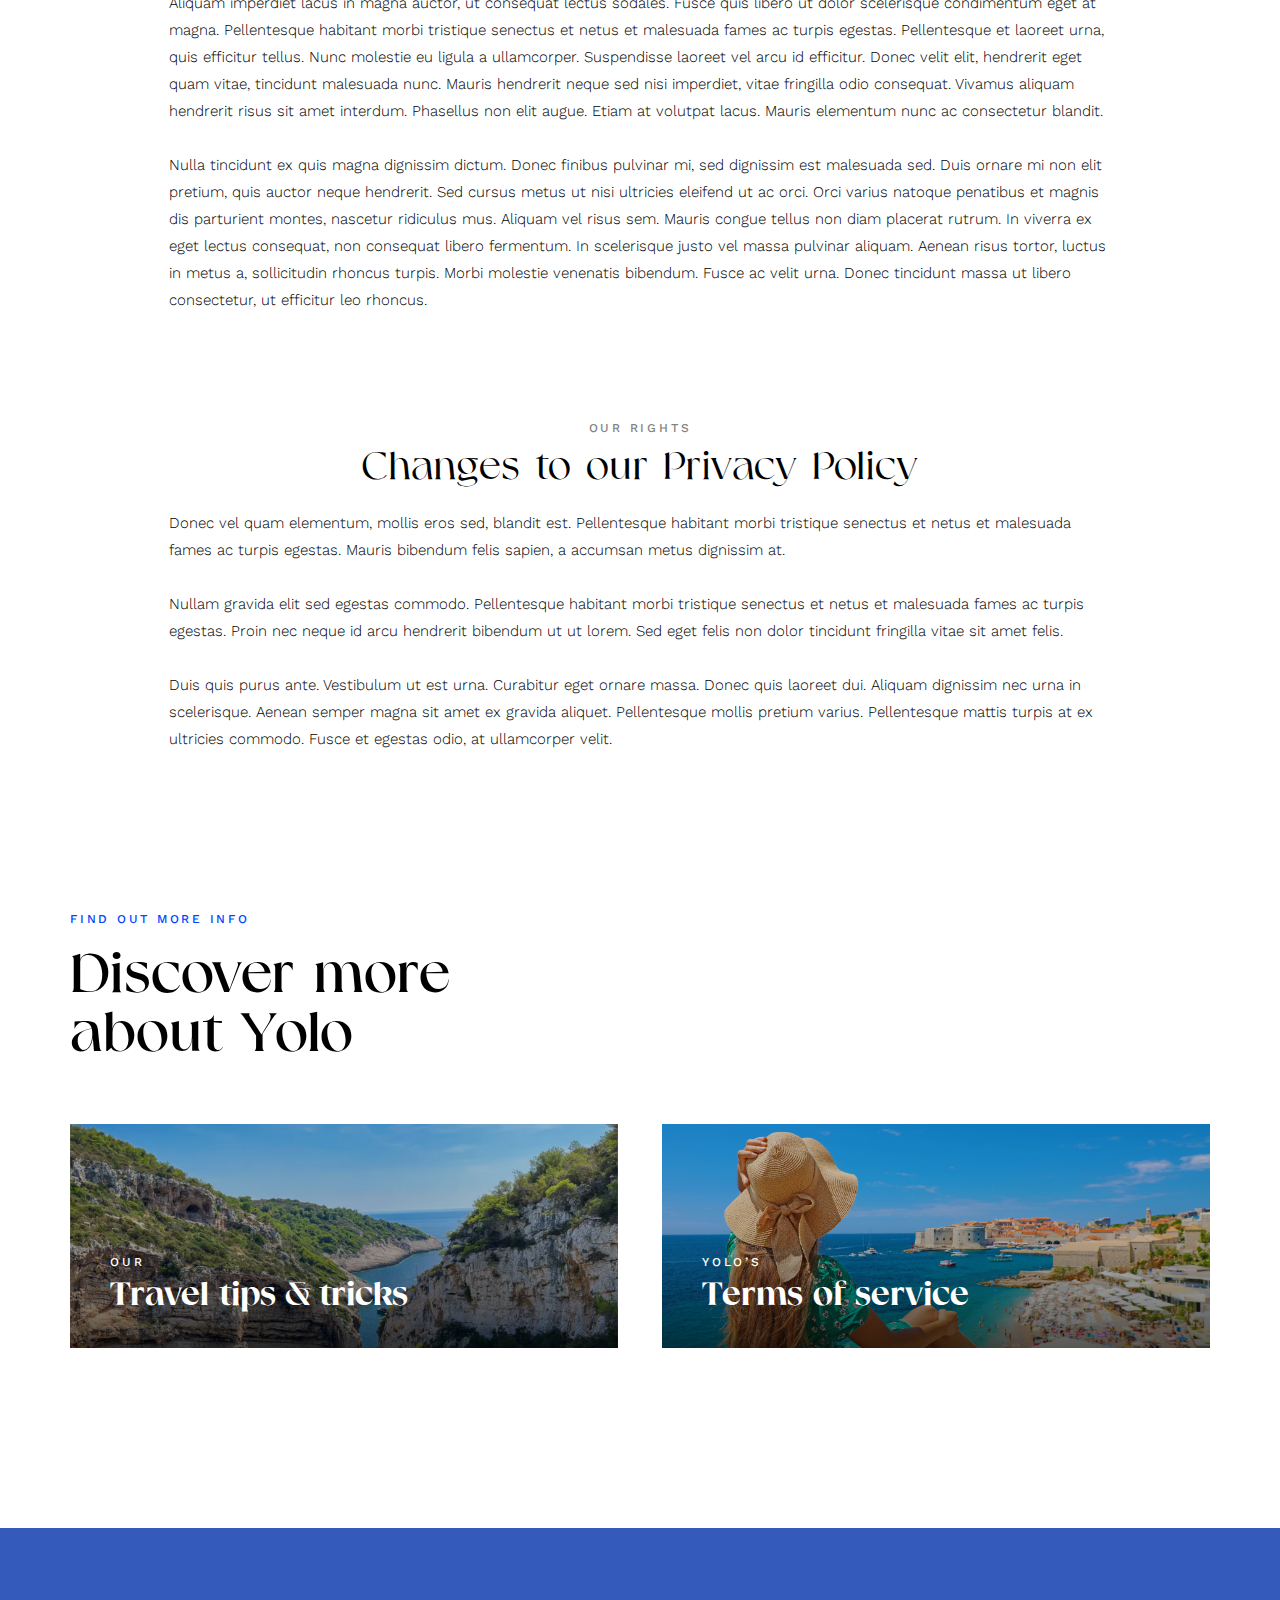
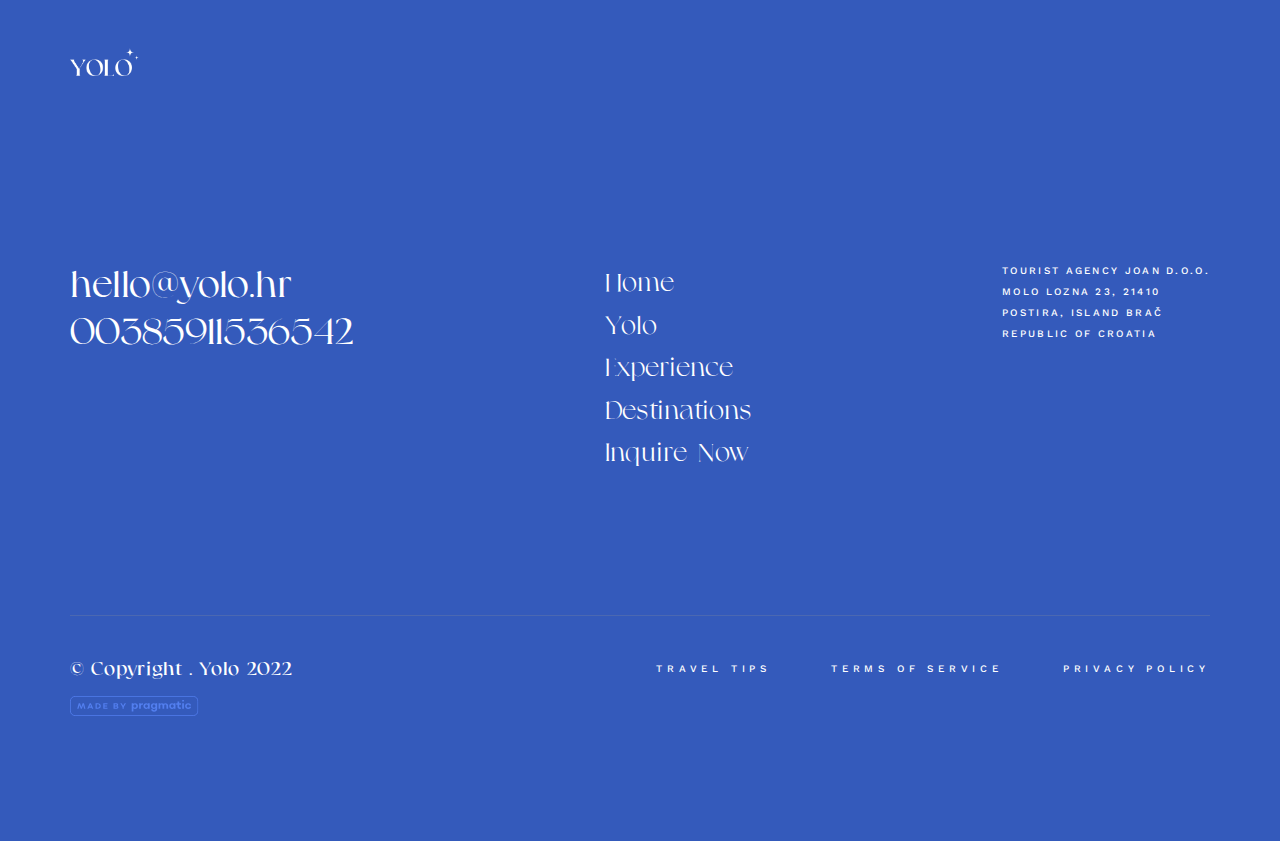
<file: Privacy.html>
<!DOCTYPE html>
<html lang="en">
<head>
    <meta charset="UTF-8">
    <meta http-equiv="X-UA-Compatible" content="IE=edge">
    <meta name="viewport" content="width=device-width, initial-scale=1.0">
    <link rel="stylesheet" type="text/css" href="./general.css">
    <link rel="stylesheet" type="text/css" href="./css/privacy.css">
    <link rel="preconnect" href="https://fonts.googleapis.com">
    <link rel="preconnect" href="https://fonts.googleapis.com">
    <link rel="preconnect" href="https://fonts.gstatic.com" crossorigin>
    <link href="https://fonts.googleapis.com/css2?family=Work+Sans:wght@300;500&display=swap" rel="stylesheet">
    <title>Document</title>
</head>
<body>
    <div class="navbar">
        <div>MENU </div>
        <img src="assets/img/Logo.svg" alt="">
        <div></div>
    </div>
    <div class="naslov">
        
    <div>
        <h1 class="mega_title">Privacy</h1>
        <img src="assets/img/Ellipse-9 (1).webp" alt="Naslov_slika">
        
    </div>
    <div>
        
        <img src="assets/img/Rectangle-63 (1).webp" alt="Naslov_slika">
        
        <h1 class="mega_title">policy</h1>
    </div>
    <img class="shine" src="assets/img/Shine.svg" alt="">
    </div>

    <div class="maxw container">

        <section class="terms">
            <div class="grid">
<div class="term">
    <h5>WHAT DO WE KEEP?</h5>
    <h3>Collection of personal data</h3>
<p>Lorem ipsum dolor sit amet, consectetur adipiscing elit. Aenean nisi ex, aliquet at dolor ac, vehicula dictum nulla. Praesent vitae elit ut risus tempor tincidunt. Praesent laoreet tellus ac libero tempor faucibus. Aenean vulputate libero et vehicula pretium. Sed nisl dui, lacinia quis dui id, placerat dictum diam. Aenean eleifend consequat iaculis. Curabitur eget sem sed nisl tempus venenatis vel id lacus. Praesent risus est, bibendum ut elit non, cursus convallis urna. Donec ultricies sem neque, vestibulum varius mi blandit quis. Interdum et malesuada fames ac ante ipsum primis in faucibus. Vestibulum ut vehicula ipsum. Donec lacinia risus dapibus nisi pharetra, vel elementum urna porta. Curabitur id feugiat lorem. Sed euismod turpis interdum libero tincidunt imperdiet. Morbi vel quam leo.</p>
</div>
<div class="term">
    <h5>HOW WE HANDLE</h5>
    <h3>Security of personal data</h3>
<p>Etiam congue velit quis elementum dictum. Nunc eu iaculis eros, in tempor lectus. Nunc tempus arcu est, lacinia mattis tortor commodo at. Sed quis lorem congue, blandit lectus vel, lacinia tortor. Fusce ac sem eu ipsum tristique scelerisque. Nunc a nibh placerat, pulvinar magna et, iaculis velit. Sed nec purus ac ligula ornare convallis eget at ipsum. Maecenas venenatis enim neque, eu viverra arcu egestas non. Proin ultrices est urna, eu suscipit orci blandit vel. Cras commodo neque ac auctor iaculis. Phasellus ut lorem sit amet justo vehicula egestas at quis mauris. Vestibulum ante ipsum primis in faucibus orci luctus et ultrices posuere cubilia curae;
<br><br>
    Phasellus semper bibendum urna, viverra tempor arcu. Proin orci ipsum, aliquam pulvinar nisl vel, congue varius elit. Mauris gravida nec lorem eu gravida. Pellentesque faucibus lacinia leo non dapibus. Vestibulum eleifend dictum felis. Nunc sed fringilla mi. Quisque facilisis mollis quam. Vivamus mollis cursus urna, quis congue massa suscipit a.</p>
</div>
<div class="term">
    <h5>OUR ARCHIVE</h5>
    <h3>What happens to collected data</h3>
<p>Etiam ac commodo nulla. Nam eget rhoncus eros. Aliquam augue dolor, iaculis nec ipsum a, tincidunt aliquam neque. Proin a venenatis metus. In tempor lobortis mattis. Vestibulum condimentum sit amet erat non dictum. Suspendisse facilisis sit amet felis sed tincidunt. In sed tristique mi, a rutrum ante. Duis in est vitae nulla tincidunt dignissim et eget turpis. Nunc nec nibh sem. Vestibulum molestie hendrerit justo, eget maximus metus finibus vel. Cras venenatis molestie faucibus. Vivamus sed ornare odio, a eleifend nulla. Praesent in egestas elit.
<br><br>
    Duis bibendum lacinia erat non lacinia. Sed felis leo, elementum ac auctor suscipit, bibendum et ex. Mauris in arcu id purus interdum vestibulum. Vivamus tincidunt leo ac magna volutpat dictum. Suspendisse molestie nibh lacus, id dapibus augue posuere at. Mauris vel massa id urna auctor mollis quis ut erat. Aliquam nec fringilla diam. Etiam in mi ex. Fusce at nulla consequat, pharetra est sed, rutrum arcu. Integer sollicitudin pulvinar elit, ac feugiat urna. Vestibulum id lorem tempus, blandit massa vitae, tincidunt ex.</p>
</div>
<div class="term">
    <h5>ABOUT</h5>
    <h3>Childrens privacy</h3>
    <p>Vestibulum ante ipsum primis in faucibus orci luctus et ultrices posuere cubilia curae; Proin varius sit amet ante non laoreet. Aliquam imperdiet lacus in magna auctor, ut consequat lectus sodales. Fusce quis libero ut dolor scelerisque condimentum eget at magna. Pellentesque habitant morbi tristique senectus et netus et malesuada fames ac turpis egestas. Pellentesque et laoreet urna, quis efficitur tellus. Nunc molestie eu ligula a ullamcorper. Suspendisse laoreet vel arcu id efficitur. Donec velit elit, hendrerit eget quam vitae, tincidunt malesuada nunc. Mauris hendrerit neque sed nisi imperdiet, vitae fringilla odio consequat. Vivamus aliquam hendrerit risus sit amet interdum. Phasellus non elit augue. Etiam at volutpat lacus. Mauris elementum nunc ac consectetur blandit.
<br> <br>
        Nulla tincidunt ex quis magna dignissim dictum. Donec finibus pulvinar mi, sed dignissim est malesuada sed. Duis ornare mi non elit pretium, quis auctor neque hendrerit. Sed cursus metus ut nisi ultricies eleifend ut ac orci. Orci varius natoque penatibus et magnis dis parturient montes, nascetur ridiculus mus. Aliquam vel risus sem. Mauris congue tellus non diam placerat rutrum. In viverra ex eget lectus consequat, non consequat libero fermentum. In scelerisque justo vel massa pulvinar aliquam. Aenean risus tortor, luctus in metus a, sollicitudin rhoncus turpis. Morbi molestie venenatis bibendum. Fusce ac velit urna. Donec tincidunt massa ut libero consectetur, ut efficitur leo rhoncus.</p>
</div>
<div class="term">
    <h5>OUR RIGHTS</h5>
    <h3>What is the legal background for us to 
        collect your personal data?</h3>
<p>Vestibulum ante ipsum primis in faucibus orci luctus et ultrices posuere cubilia curae; Proin varius sit amet ante non laoreet. Aliquam imperdiet lacus in magna auctor, ut consequat lectus sodales. Fusce quis libero ut dolor scelerisque condimentum eget at magna. Pellentesque habitant morbi tristique senectus et netus et malesuada fames ac turpis egestas. Pellentesque et laoreet urna, quis efficitur tellus. Nunc molestie eu ligula a ullamcorper. Suspendisse laoreet vel arcu id efficitur. Donec velit elit, hendrerit eget quam vitae, tincidunt malesuada nunc. Mauris hendrerit neque sed nisi imperdiet, vitae fringilla odio consequat. Vivamus aliquam hendrerit risus sit amet interdum. Phasellus non elit augue. Etiam at volutpat lacus. Mauris elementum nunc ac consectetur blandit.
<br> <br>
    Nulla tincidunt ex quis magna dignissim dictum. Donec finibus pulvinar mi, sed dignissim est malesuada sed. Duis ornare mi non elit pretium, quis auctor neque hendrerit. Sed cursus metus ut nisi ultricies eleifend ut ac orci. Orci varius natoque penatibus et magnis dis parturient montes, nascetur ridiculus mus. Aliquam vel risus sem. Mauris congue tellus non diam placerat rutrum. In viverra ex eget lectus consequat, non consequat libero fermentum. In scelerisque justo vel massa pulvinar aliquam. Aenean risus tortor, luctus in metus a, sollicitudin rhoncus turpis. Morbi molestie venenatis bibendum. Fusce ac velit urna. Donec tincidunt massa ut libero consectetur, ut efficitur leo rhoncus.</p>
</div>
<div class="term">
    <h5>DO WE SHARE YOUR DATA?</h5>
    <h3>Disclosure to third parties</h3>
    <p>Morbi vestibulum euismod lectus, fringilla lacinia neque faucibus in. Curabitur luctus tortor vitae massa aliquet iaculis. Phasellus consectetur velit non semper pretium. Ut gravida velit ac metus elementum, ut condimentum tellus sollicitudin. Lorem ipsum dolor sit amet, consectetur adipiscing elit. Integer pellentesque urna sed rhoncus efficitur. Ut tempor lacinia lacinia. Lorem ipsum dolor sit amet, consectetur adipiscing elit. Aliquam a neque sit amet metus faucibus rutrum a vel odio. Fusce sem odio, congue convallis metus eu, rutrum auctor ipsum.</p>
</div>
<div class="term">
    <h5>ABOUT</h5>
    <h3>Transferring your information outside of Europe</h3>
<p>Vestibulum ante ipsum primis in faucibus orci luctus et ultrices posuere cubilia curae; Proin varius sit amet ante non laoreet. Aliquam imperdiet lacus in magna auctor, ut consequat lectus sodales. Fusce quis libero ut dolor scelerisque condimentum eget at magna. Pellentesque habitant morbi tristique senectus et netus et malesuada fames ac turpis egestas. Pellentesque et laoreet urna, quis efficitur tellus. Nunc molestie eu ligula a ullamcorper. Suspendisse laoreet vel arcu id efficitur. Donec velit elit, hendrerit eget quam vitae, tincidunt malesuada nunc. Mauris hendrerit neque sed nisi imperdiet, vitae fringilla odio consequat. Vivamus aliquam hendrerit risus sit amet interdum. Phasellus non elit augue. Etiam at volutpat lacus. Mauris elementum nunc ac consectetur blandit.
<br> <br>
    Nulla tincidunt ex quis magna dignissim dictum. Donec finibus pulvinar mi, sed dignissim est malesuada sed. Duis ornare mi non elit pretium, quis auctor neque hendrerit. Sed cursus metus ut nisi ultricies eleifend ut ac orci. Orci varius natoque penatibus et magnis dis parturient montes, nascetur ridiculus mus. Aliquam vel risus sem. Mauris congue tellus non diam placerat rutrum. In viverra ex eget lectus consequat, non consequat libero fermentum. In scelerisque justo vel massa pulvinar aliquam. Aenean risus tortor, luctus in metus a, sollicitudin rhoncus turpis. Morbi molestie venenatis bibendum. Fusce ac velit urna. Donec tincidunt massa ut libero consectetur, ut efficitur leo rhoncus.</p>
</div>
<div class="term">
    <h5>TIME PERIOD</h5>
    <h3>How long and where do we store your 
        personal data?</h3>
        <p>Etiam congue velit quis elementum dictum. Nunc eu iaculis eros, in tempor lectus. Nunc tempus arcu est, lacinia mattis tortor commodo at. Sed quis lorem congue, blandit lectus vel, lacinia tortor. Fusce ac sem eu ipsum tristique scelerisque. Nunc a nibh placerat, pulvinar magna et, iaculis velit. Sed nec purus ac ligula ornare convallis eget at ipsum. Maecenas venenatis enim neque, eu viverra arcu egestas non. Proin ultrices est urna, eu suscipit orci blandit vel. Cras commodo neque ac auctor iaculis. Phasellus ut lorem sit amet justo vehicula egestas at quis mauris. Vestibulum ante ipsum primis in faucibus orci luctus et ultrices posuere cubilia curae;
<br> <br>
            Phasellus semper bibendum urna, viverra tempor arcu. Proin orci ipsum, aliquam pulvinar nisl vel, congue varius elit. Mauris gravida nec lorem eu gravida. Pellentesque faucibus lacinia leo non dapibus. Vestibulum eleifend dictum felis. Nunc sed fringilla mi. Quisque facilisis mollis quam. Vivamus mollis cursus urna, quis congue massa suscipit a.</p>
</div>
<div class="term">
    <h5>TIME PERIOD</h5>
    <h3>What are your data rights</h3>
<p>Vestibulum ante ipsum primis in faucibus orci luctus et ultrices posuere cubilia curae; Proin varius sit amet ante non laoreet. Aliquam imperdiet lacus in magna auctor, ut consequat lectus sodales. Fusce quis libero ut dolor scelerisque condimentum eget at magna. Pellentesque habitant morbi tristique senectus et netus et malesuada fames ac turpis egestas. Pellentesque et laoreet urna, quis efficitur tellus. Nunc molestie eu ligula a ullamcorper. Suspendisse laoreet vel arcu id efficitur. Donec velit elit, hendrerit eget quam vitae, tincidunt malesuada nunc. Mauris hendrerit neque sed nisi imperdiet, vitae fringilla odio consequat. Vivamus aliquam hendrerit risus sit amet interdum. Phasellus non elit augue. Etiam at volutpat lacus. Mauris elementum nunc ac consectetur blandit.
<br> <br>
    Nulla tincidunt ex quis magna dignissim dictum. Donec finibus pulvinar mi, sed dignissim est malesuada sed. Duis ornare mi non elit pretium, quis auctor neque hendrerit. Sed cursus metus ut nisi ultricies eleifend ut ac orci. Orci varius natoque penatibus et magnis dis parturient montes, nascetur ridiculus mus. Aliquam vel risus sem. Mauris congue tellus non diam placerat rutrum. In viverra ex eget lectus consequat, non consequat libero fermentum. In scelerisque justo vel massa pulvinar aliquam. Aenean risus tortor, luctus in metus a, sollicitudin rhoncus turpis. Morbi molestie venenatis bibendum. Fusce ac velit urna. Donec tincidunt massa ut libero consectetur, ut efficitur leo rhoncus.</p>
</div>
<div class="term">
    <h5>OUR RIGHTS</h5>
    <h3>Changes to our Privacy Policy</h3>
    <p>Donec vel quam elementum, mollis eros sed, blandit est. Pellentesque habitant morbi tristique senectus et netus et malesuada fames ac turpis egestas. Mauris bibendum felis sapien, a accumsan metus dignissim at. 
<br><br>
        Nullam gravida elit sed egestas commodo. Pellentesque habitant morbi tristique senectus et netus et malesuada fames ac turpis egestas. Proin nec neque id arcu hendrerit bibendum ut ut lorem. Sed eget felis non dolor tincidunt fringilla vitae sit amet felis.
        <br><br>
        Duis quis purus ante. Vestibulum ut est urna. Curabitur eget ornare massa. Donec quis laoreet dui. Aliquam dignissim nec urna in scelerisque. Aenean semper magna sit amet ex gravida aliquet. Pellentesque mollis pretium varius. Pellentesque mattis turpis at ex ultricies commodo. Fusce et egestas odio, at ullamcorper velit.</p>
</div>
            </div>
        </section>



    <section  >
    <div class="grid">
            <div class="e_text">
            <h5>FIND OUT MORE INFO</h5>
            <h2>Discover more
                about Yolo</h2>
            </div>
    </div>
<div class=" boxes grid "> 
<div class="box" onClick="location.href='Travel.html'">
    <div class="box_image_holder">
    <picture>
        <img src="assets/img/Frame-88 (2).webp" alt="">
    </picture></div>
    <div class="box_content">
        <h5>OUR</h5>
        <h4>Travel tips & tricks</h4>

        
    
        
    </div>
</div>
<div class="box" onClick="location.href='Terms.html'">
    <div class="box_image_holder">
    <picture>
        <img src="assets/img/Frame-113 (2).webp" alt="">
    </picture></div>
     <div class="box_content">
        <h5>YOLO’S</h5>
        <h4>Terms of service</h4>
     </div>
</div>
</div>
    </section>
    
</div>
<footer>
    <div class="footer_grid container">
 <div class="top">
     <img src="assets/img/Group-104.webp" height="28px" width="68.95px"alt="">
 </div>
 <div class="mid">
     <div> <h2> hello@yolo.hr <br>00385911536542</h2></div>
     <div><h3 onClick="location.href='Index.html'">  Home </h3>
        <h3 onClick="location.href='Yolo.html'"> Yolo </h3>
        <h3 onClick="location.href='Expirience.html'">Experience </h3>
            <h3 onClick="location.href='Destination.html'">Destinations </h3>
                <h3 onClick="location.href='Inquire.html'">Inquire Now</h3></div>
     <div><h5> TOURIST AGENCY JOAN D.O.O.<br>
         Molo Lozna 23, 21410 <br>
         Postira, island brač<br>
         republic of croatia</h5></div>
 </div>
 <div class="bot">   
    <div class="column">
     <h4>© Copyright . Yolo 2022</h4>
     <img src="assets/img/Frame.svg" alt="">
    </div>
 <div><a href="Travel.html">Travel Tips</a><a href="Terms.html">terms of service</a><a href="Privacy.html">Privacy policy</a></div>
 </div>
</div>
 </footer>
</body>
</html>
</file>
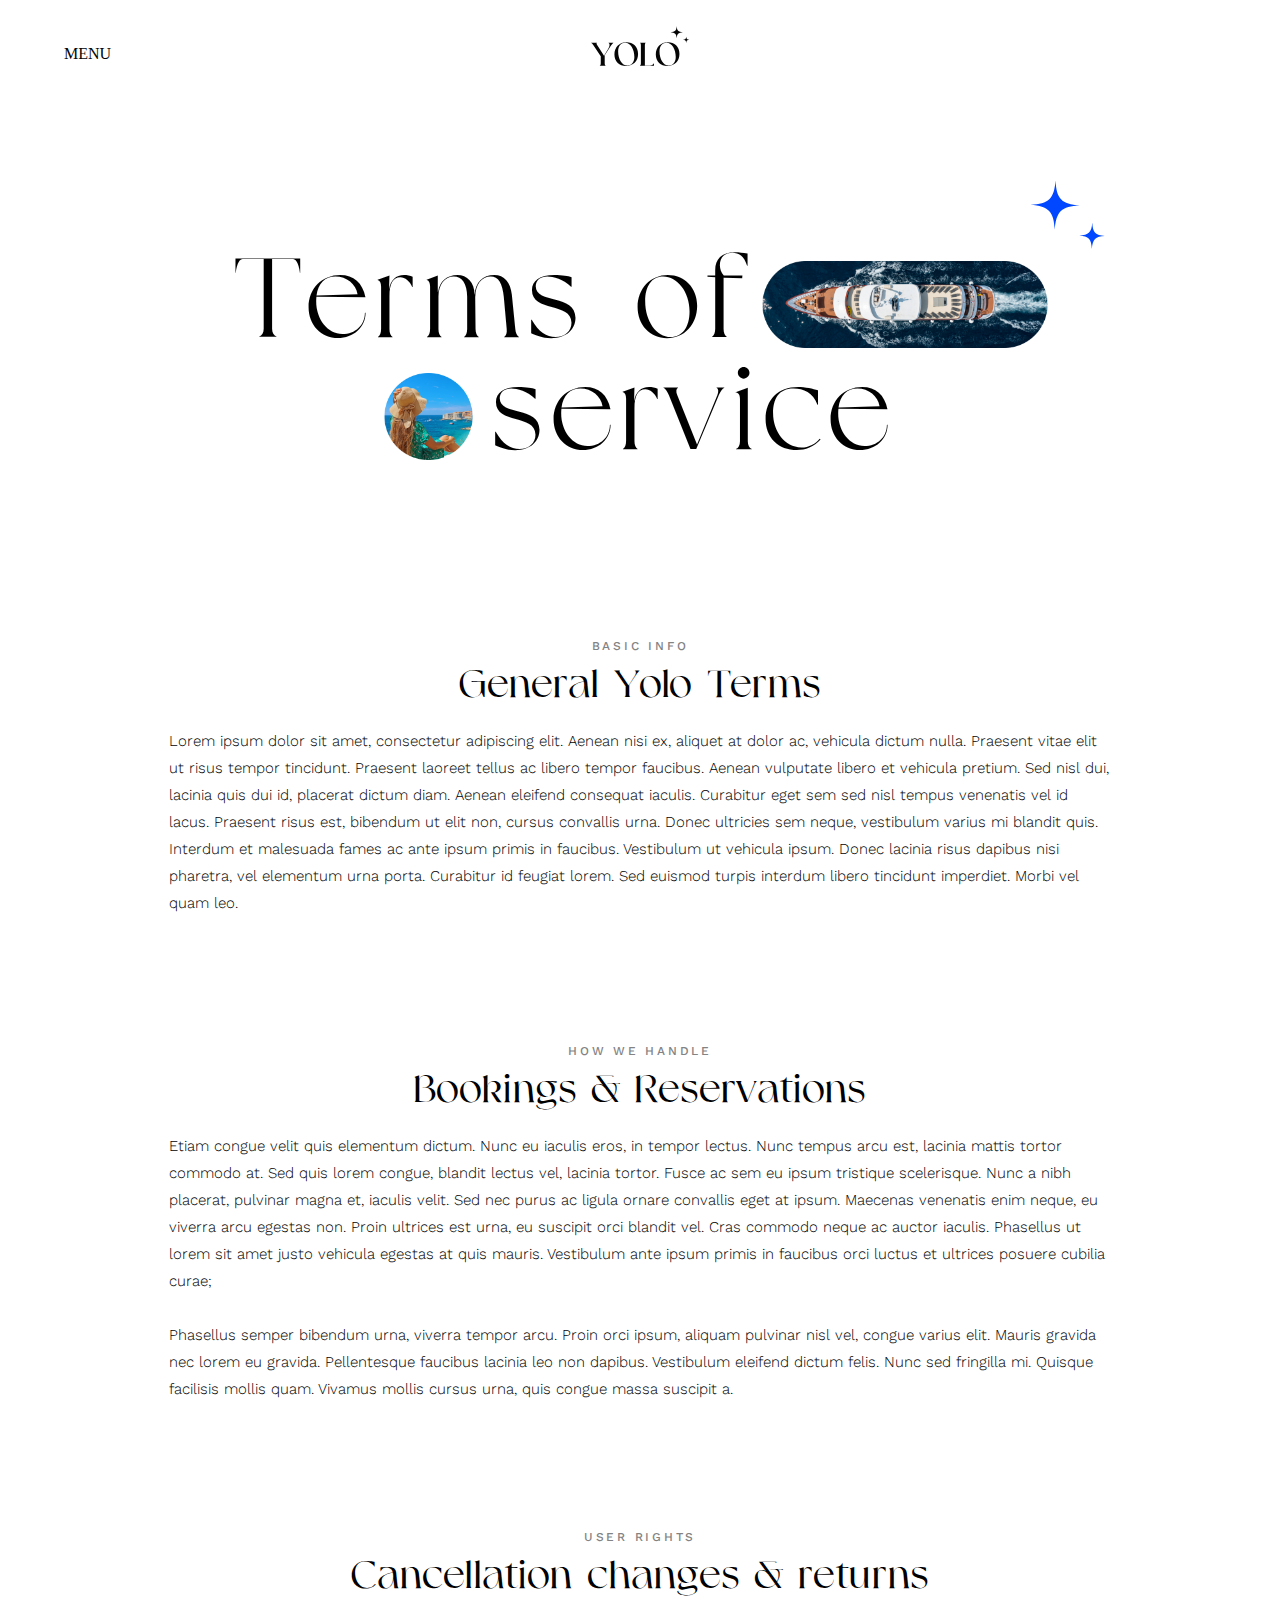
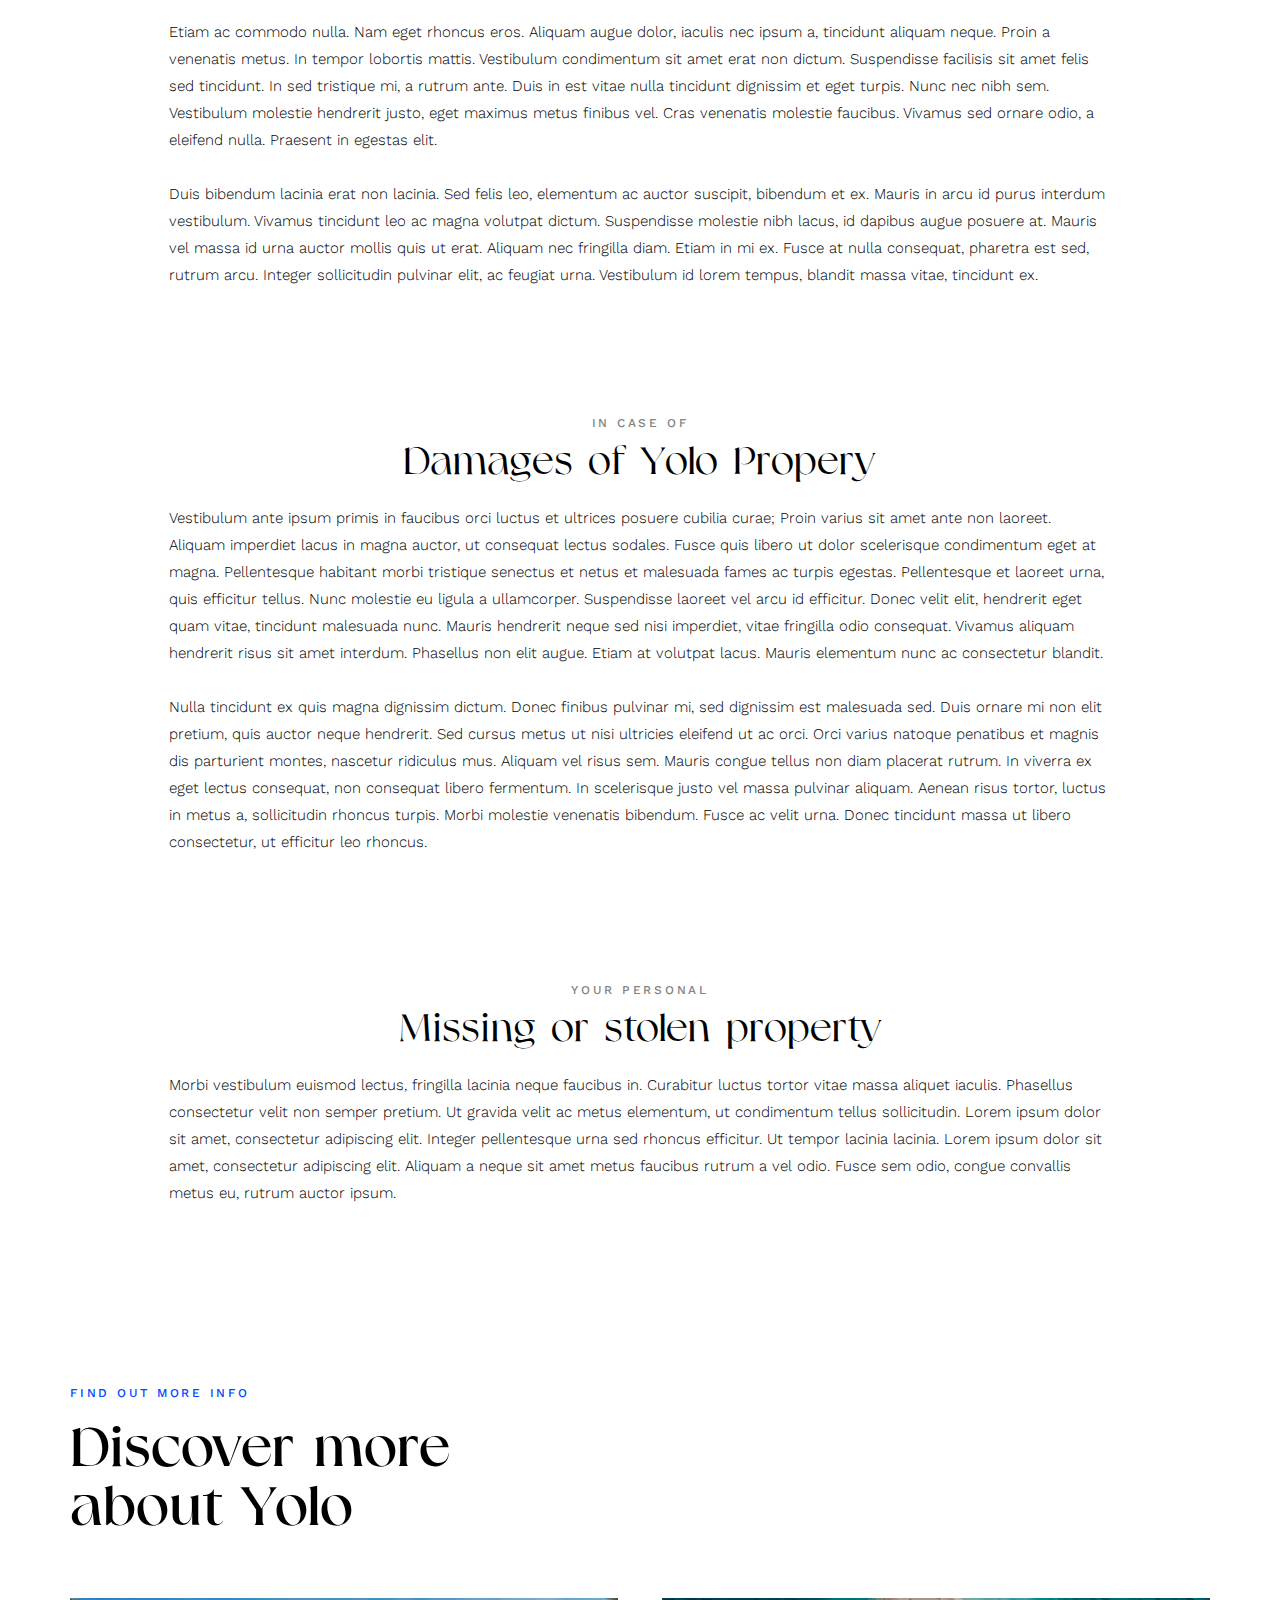
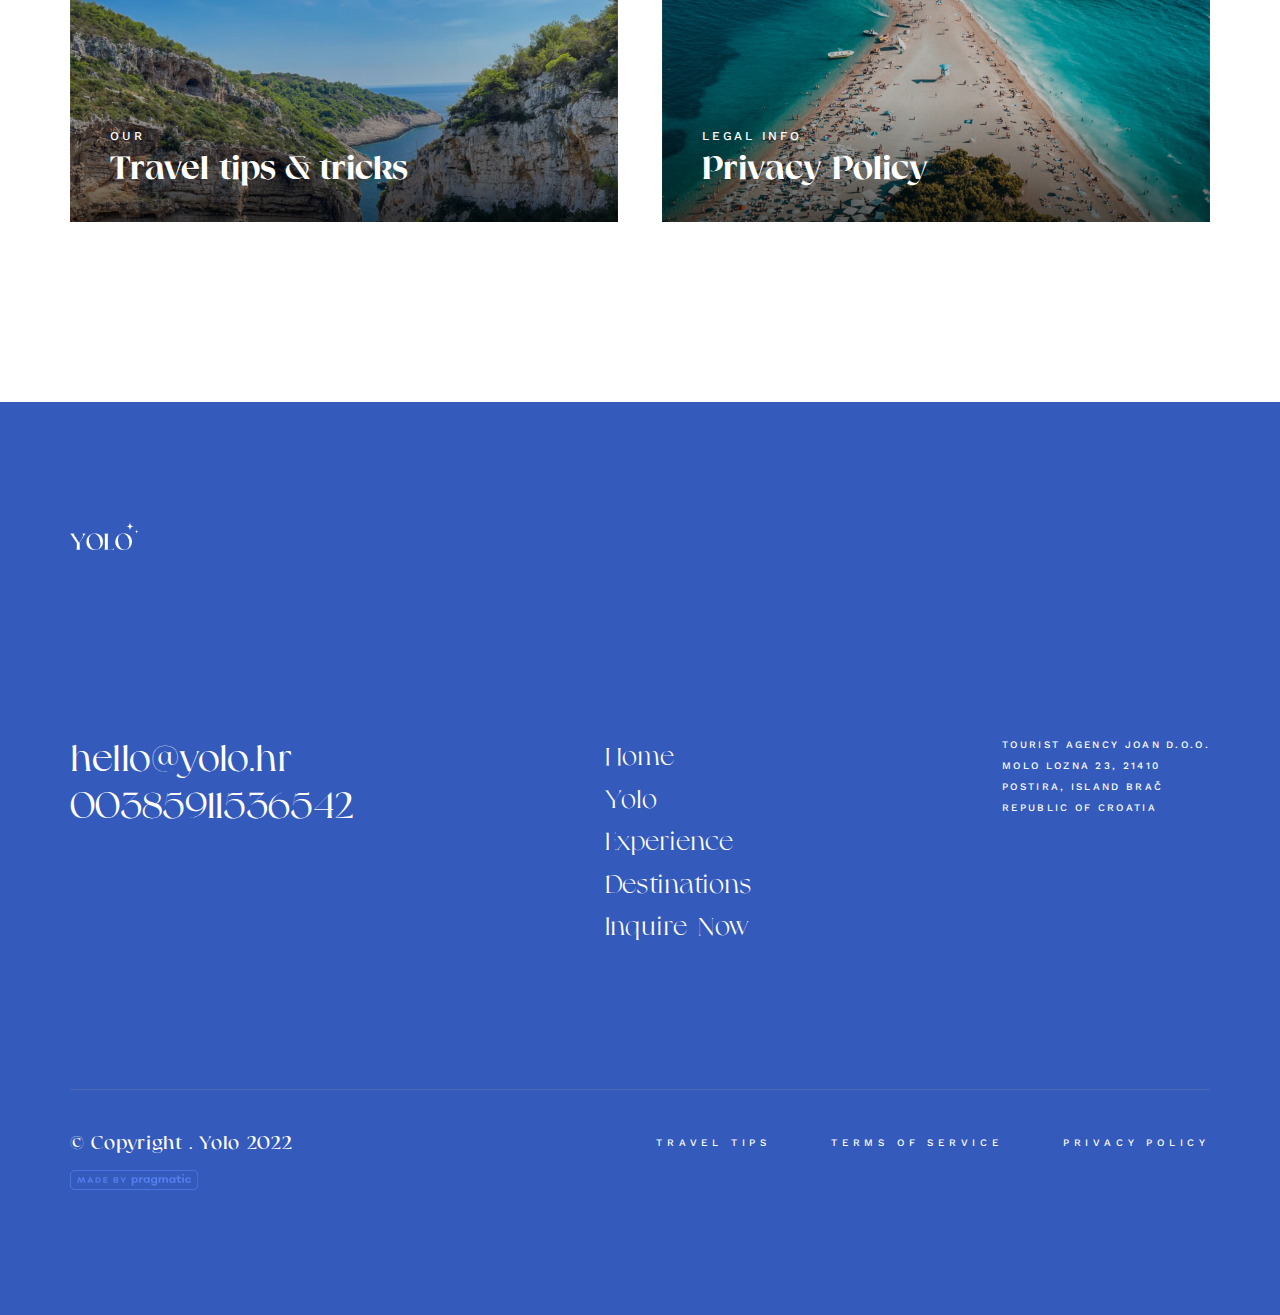
<file: Terms.html>
<!DOCTYPE html>
<html lang="en">
<head>
    <meta charset="UTF-8">
    <meta http-equiv="X-UA-Compatible" content="IE=edge">
    <meta name="viewport" content="width=device-width, initial-scale=1.0">
    <link rel="stylesheet" type="text/css" href="./general.css">
    <link rel="stylesheet" type="text/css" href="./css/terms.css">
    <link rel="preconnect" href="https://fonts.googleapis.com">
    <link rel="preconnect" href="https://fonts.googleapis.com">
    <link rel="preconnect" href="https://fonts.gstatic.com" crossorigin>
    <link href="https://fonts.googleapis.com/css2?family=Work+Sans:wght@300;500&display=swap" rel="stylesheet">
    <title>Document</title>
</head>
<body>
    <div class="navbar">
        <div>MENU </div>
        <img src="assets/img/Logo.svg" alt="">
        <div></div>
    </div>
    <div class="naslov">
        <div>
        <h1 class="mega_title">Terms of</h1>
        <img src="assets/img/Rectangle-63.webp" class="mobile-none"alt="Naslov_slika">
        <img src="assets/img/Rectangle-63 (2).webp" class="desktop_none" alt="">
    </div>
    <div>
        <img src="assets/img/Ellipse-9.webp" alt="Naslov_slika">
        <h1 class="mega_title">service</h1>
    </div>
    <img class="shine" src="assets/img/Shine.svg" alt="">
    </div>
    

    <div class="maxw container">

        <section class="terms">
            <div class="grid">
<div class="term">
    <h5>Basic info</h5>
    <h3>General Yolo Terms</h3>
    <p>Lorem ipsum dolor sit amet, consectetur adipiscing elit. Aenean nisi ex, aliquet at dolor ac, vehicula dictum nulla. Praesent vitae elit ut risus tempor tincidunt. Praesent laoreet tellus ac libero tempor faucibus. Aenean vulputate libero et vehicula pretium. Sed nisl dui, lacinia quis dui id, placerat dictum diam. Aenean eleifend consequat iaculis. Curabitur eget sem sed nisl tempus venenatis vel id lacus. Praesent risus est, bibendum ut elit non, cursus convallis urna. Donec ultricies sem neque, vestibulum varius mi blandit quis. Interdum et malesuada fames ac ante ipsum primis in faucibus. Vestibulum ut vehicula ipsum. Donec lacinia risus dapibus nisi pharetra, vel elementum urna porta. Curabitur id feugiat lorem. Sed euismod turpis interdum libero tincidunt imperdiet. Morbi vel quam leo.</p>
</div>
<div class="term">
    <h5>HOW WE HANDLE</h5>
    <h3>Bookings & Reservations</h3>
    <p>Etiam congue velit quis elementum dictum. Nunc eu iaculis eros, in tempor lectus. Nunc tempus arcu est, lacinia mattis tortor commodo at. Sed quis lorem congue, blandit lectus vel, lacinia tortor. Fusce ac sem eu ipsum tristique scelerisque. Nunc a nibh placerat, pulvinar magna et, iaculis velit. Sed nec purus ac ligula ornare convallis eget at ipsum. Maecenas venenatis enim neque, eu viverra arcu egestas non. Proin ultrices est urna, eu suscipit orci blandit vel. Cras commodo neque ac auctor iaculis. Phasellus ut lorem sit amet justo vehicula egestas at quis mauris. Vestibulum ante ipsum primis in faucibus orci luctus et ultrices posuere cubilia curae; <br> <br>

        Phasellus semper bibendum urna, viverra tempor arcu. Proin orci ipsum, aliquam pulvinar nisl vel, congue varius elit. Mauris gravida nec lorem eu gravida. Pellentesque faucibus lacinia leo non dapibus. Vestibulum eleifend dictum felis. Nunc sed fringilla mi. Quisque facilisis mollis quam. Vivamus mollis cursus urna, quis congue massa suscipit a.</p>
</div>
<div class="term">
    <h5>USER RIGHTS</h5>
    <h3>Cancellation changes & returns</h3>
    <p>Etiam ac commodo nulla. Nam eget rhoncus eros. Aliquam augue dolor, iaculis nec ipsum a, tincidunt aliquam neque. Proin a venenatis metus. In tempor lobortis mattis. Vestibulum condimentum sit amet erat non dictum. Suspendisse facilisis sit amet felis sed tincidunt. In sed tristique mi, a rutrum ante. Duis in est vitae nulla tincidunt dignissim et eget turpis. Nunc nec nibh sem. Vestibulum molestie hendrerit justo, eget maximus metus finibus vel. Cras venenatis molestie faucibus. Vivamus sed ornare odio, a eleifend nulla. Praesent in egestas elit.
<br> <br>
        Duis bibendum lacinia erat non lacinia. Sed felis leo, elementum ac auctor suscipit, bibendum et ex. Mauris in arcu id purus interdum vestibulum. Vivamus tincidunt leo ac magna volutpat dictum. Suspendisse molestie nibh lacus, id dapibus augue posuere at. Mauris vel massa id urna auctor mollis quis ut erat. Aliquam nec fringilla diam. Etiam in mi ex. Fusce at nulla consequat, pharetra est sed, rutrum arcu. Integer sollicitudin pulvinar elit, ac feugiat urna. Vestibulum id lorem tempus, blandit massa vitae, tincidunt ex.</p>
</div>
<div class="term">
    <h5>IN CASE OF</h5>
    <h3>Damages of Yolo Propery</h3>
    <p>Vestibulum ante ipsum primis in faucibus orci luctus et ultrices posuere cubilia curae; Proin varius sit amet ante non laoreet. Aliquam imperdiet lacus in magna auctor, ut consequat lectus sodales. Fusce quis libero ut dolor scelerisque condimentum eget at magna. Pellentesque habitant morbi tristique senectus et netus et malesuada fames ac turpis egestas. Pellentesque et laoreet urna, quis efficitur tellus. Nunc molestie eu ligula a ullamcorper. Suspendisse laoreet vel arcu id efficitur. Donec velit elit, hendrerit eget quam vitae, tincidunt malesuada nunc. Mauris hendrerit neque sed nisi imperdiet, vitae fringilla odio consequat. Vivamus aliquam hendrerit risus sit amet interdum. Phasellus non elit augue. Etiam at volutpat lacus. Mauris elementum nunc ac consectetur blandit.
<br> <br>
        Nulla tincidunt ex quis magna dignissim dictum. Donec finibus pulvinar mi, sed dignissim est malesuada sed. Duis ornare mi non elit pretium, quis auctor neque hendrerit. Sed cursus metus ut nisi ultricies eleifend ut ac orci. Orci varius natoque penatibus et magnis dis parturient montes, nascetur ridiculus mus. Aliquam vel risus sem. Mauris congue tellus non diam placerat rutrum. In viverra ex eget lectus consequat, non consequat libero fermentum. In scelerisque justo vel massa pulvinar aliquam. Aenean risus tortor, luctus in metus a, sollicitudin rhoncus turpis. Morbi molestie venenatis bibendum. Fusce ac velit urna. Donec tincidunt massa ut libero consectetur, ut efficitur leo rhoncus.</p>
</div>
<div class="term">
    <h5>YOUR PERSONAL</h5>
    <h3>Missing or stolen property</h3>
    <p>Morbi vestibulum euismod lectus, fringilla lacinia neque faucibus in. Curabitur luctus tortor vitae massa aliquet iaculis. Phasellus consectetur velit non semper pretium. Ut gravida velit ac metus elementum, ut condimentum tellus sollicitudin. Lorem ipsum dolor sit amet, consectetur adipiscing elit. Integer pellentesque urna sed rhoncus efficitur. Ut tempor lacinia lacinia. Lorem ipsum dolor sit amet, consectetur adipiscing elit. Aliquam a neque sit amet metus faucibus rutrum a vel odio. Fusce sem odio, congue convallis metus eu, rutrum auctor ipsum.</p>
</div>
            </div>
        </section>



    <section  >
    <div class="grid">
            <div class="e_text">
            <h5>FIND OUT MORE INFO</h5>
            <h2>Discover more
                about Yolo</h2>
            </div>
    </div>
<div class=" boxes grid "> 
<div class="box" onClick="location.href='Travel.html'">
    <div class="box_image_holder">
    <picture>
        <img src="assets/img/Frame-88 (2).webp" alt="">
    </picture></div>
    <div class="box_content">
        <h5>OUR</h5>
        <h4>Travel tips & tricks</h4>

        
    
        
    </div>
</div>
<div class="box" onClick="location.href='Privacy.html'">
    <div class="box_image_holder">
    <picture>
        <img src="assets/img/Frame-113 (1).webp" alt="">
    </picture></div>
     <div class="box_content">
        <h5>LEGAL INFO</h5>
        <h4>Privacy Policy</h4>
     </div>
</div>
</div>
    </section>
    
</div>
<footer>
    <div class="footer_grid container">
 <div class="top">
     <img src="assets/img/Group-104.webp" height="28px" width="68.95px"alt="">
 </div>
 <div class="mid">
     <div> <h2> hello@yolo.hr <br>00385911536542</h2></div>
     <div><h3 onClick="location.href='Index.html'">  Home </h3>
        <h3 onClick="location.href='Yolo.html'"> Yolo </h3>
        <h3 onClick="location.href='Expirience.html'">Experience </h3>
            <h3 onClick="location.href='Destination.html'">Destinations </h3>
                <h3 onClick="location.href='Inquire.html'">Inquire Now</h3></div>
     <div><h5> TOURIST AGENCY JOAN D.O.O.<br>
         Molo Lozna 23, 21410 <br>
         Postira, island brač<br>
         republic of croatia</h5></div>
 </div>
 <div class="bot">   
    <div class="column">
     <h4>© Copyright . Yolo 2022</h4>
     <img src="assets/img/Frame.svg" alt="">
    </div>
 <div><a href="Travel.html">Travel Tips</a><a href="Terms.html">terms of service</a><a href="Privacy.html">Privacy policy</a></div>
 </div>
</div>
 </footer>
</body>
</html>
</file>
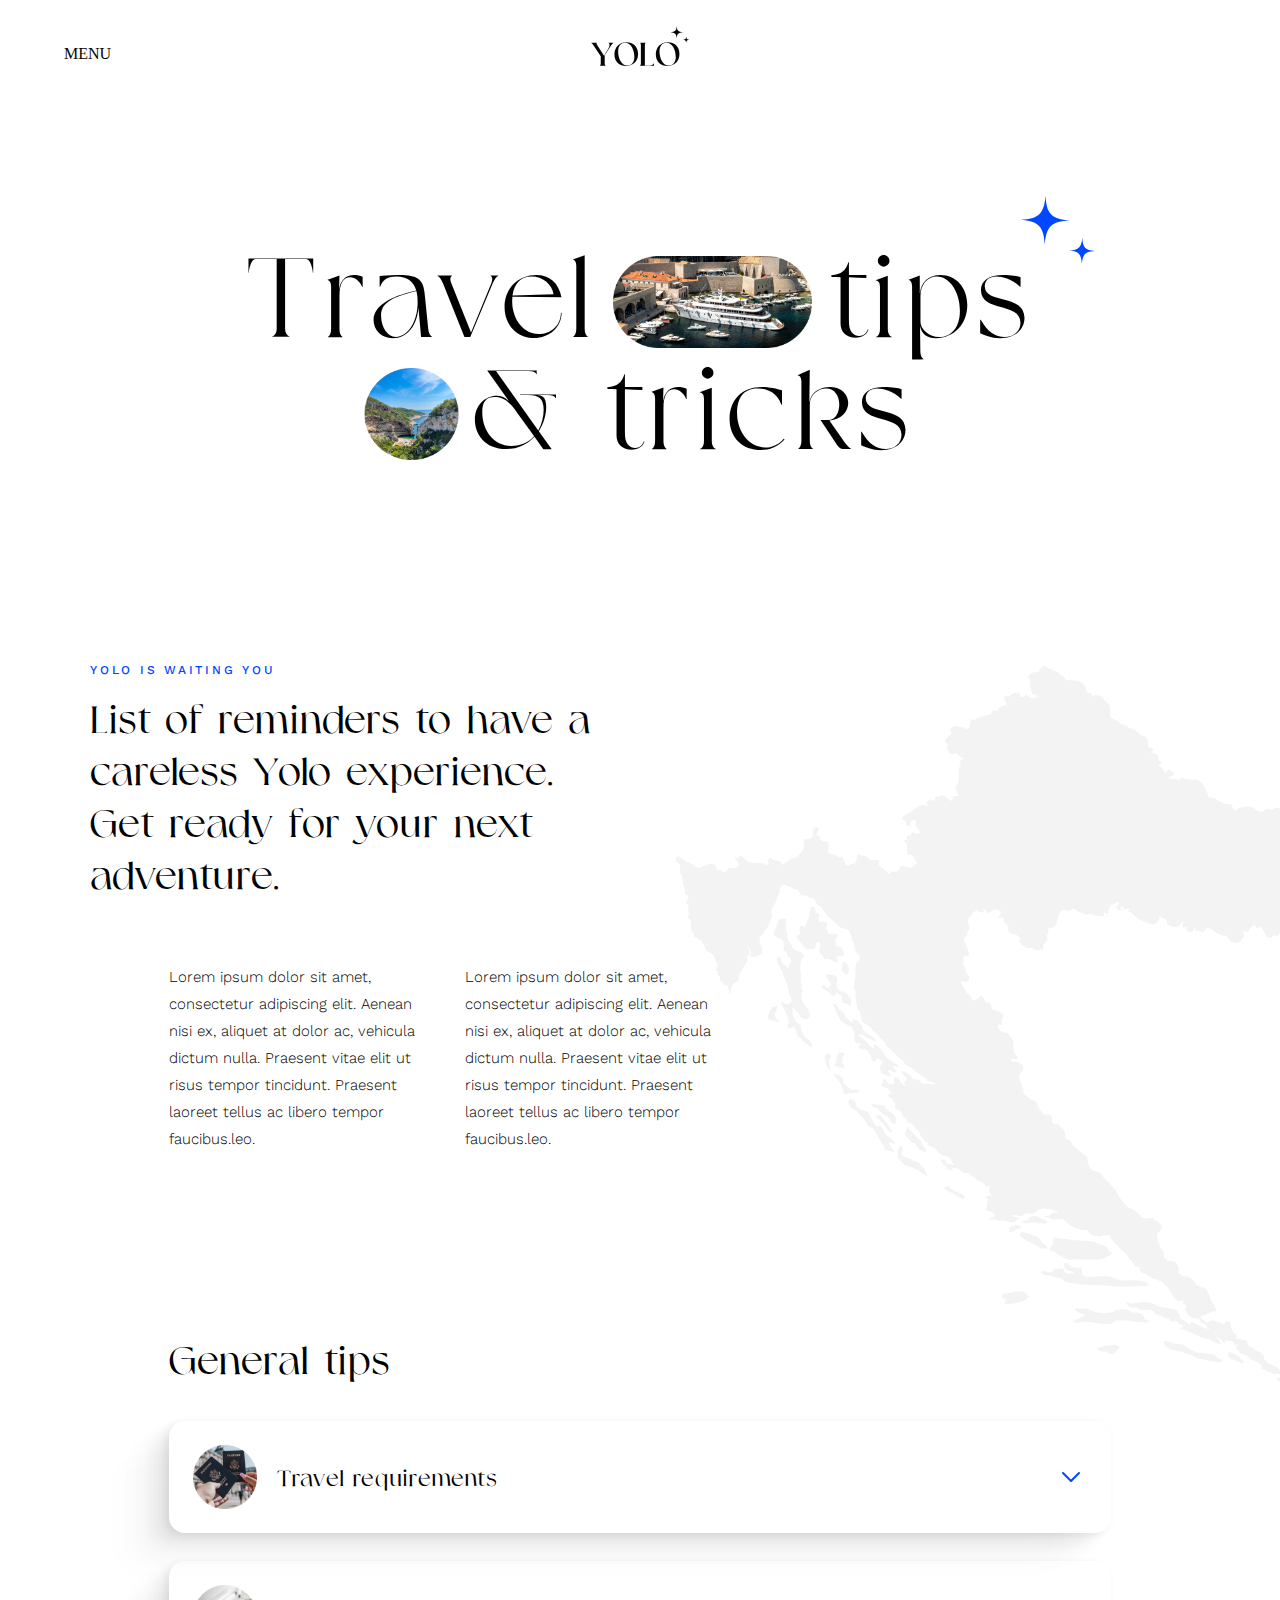
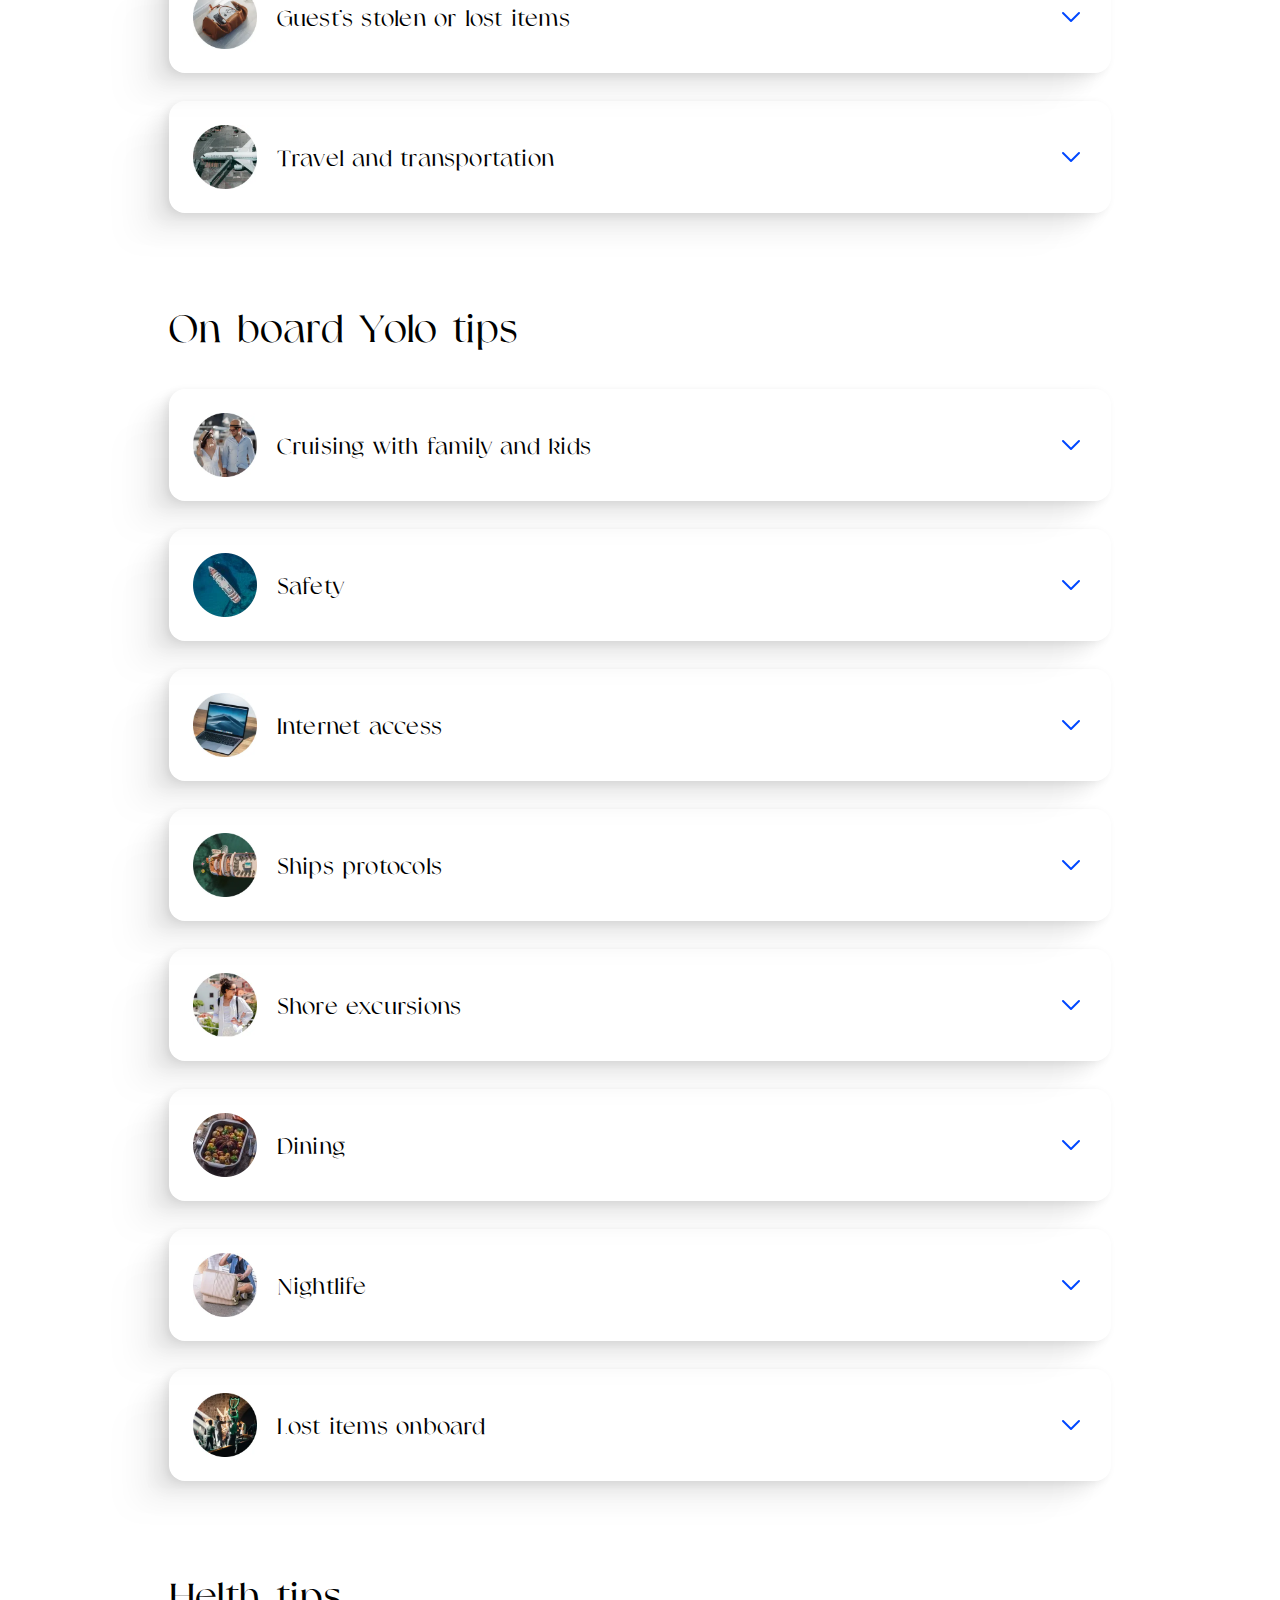
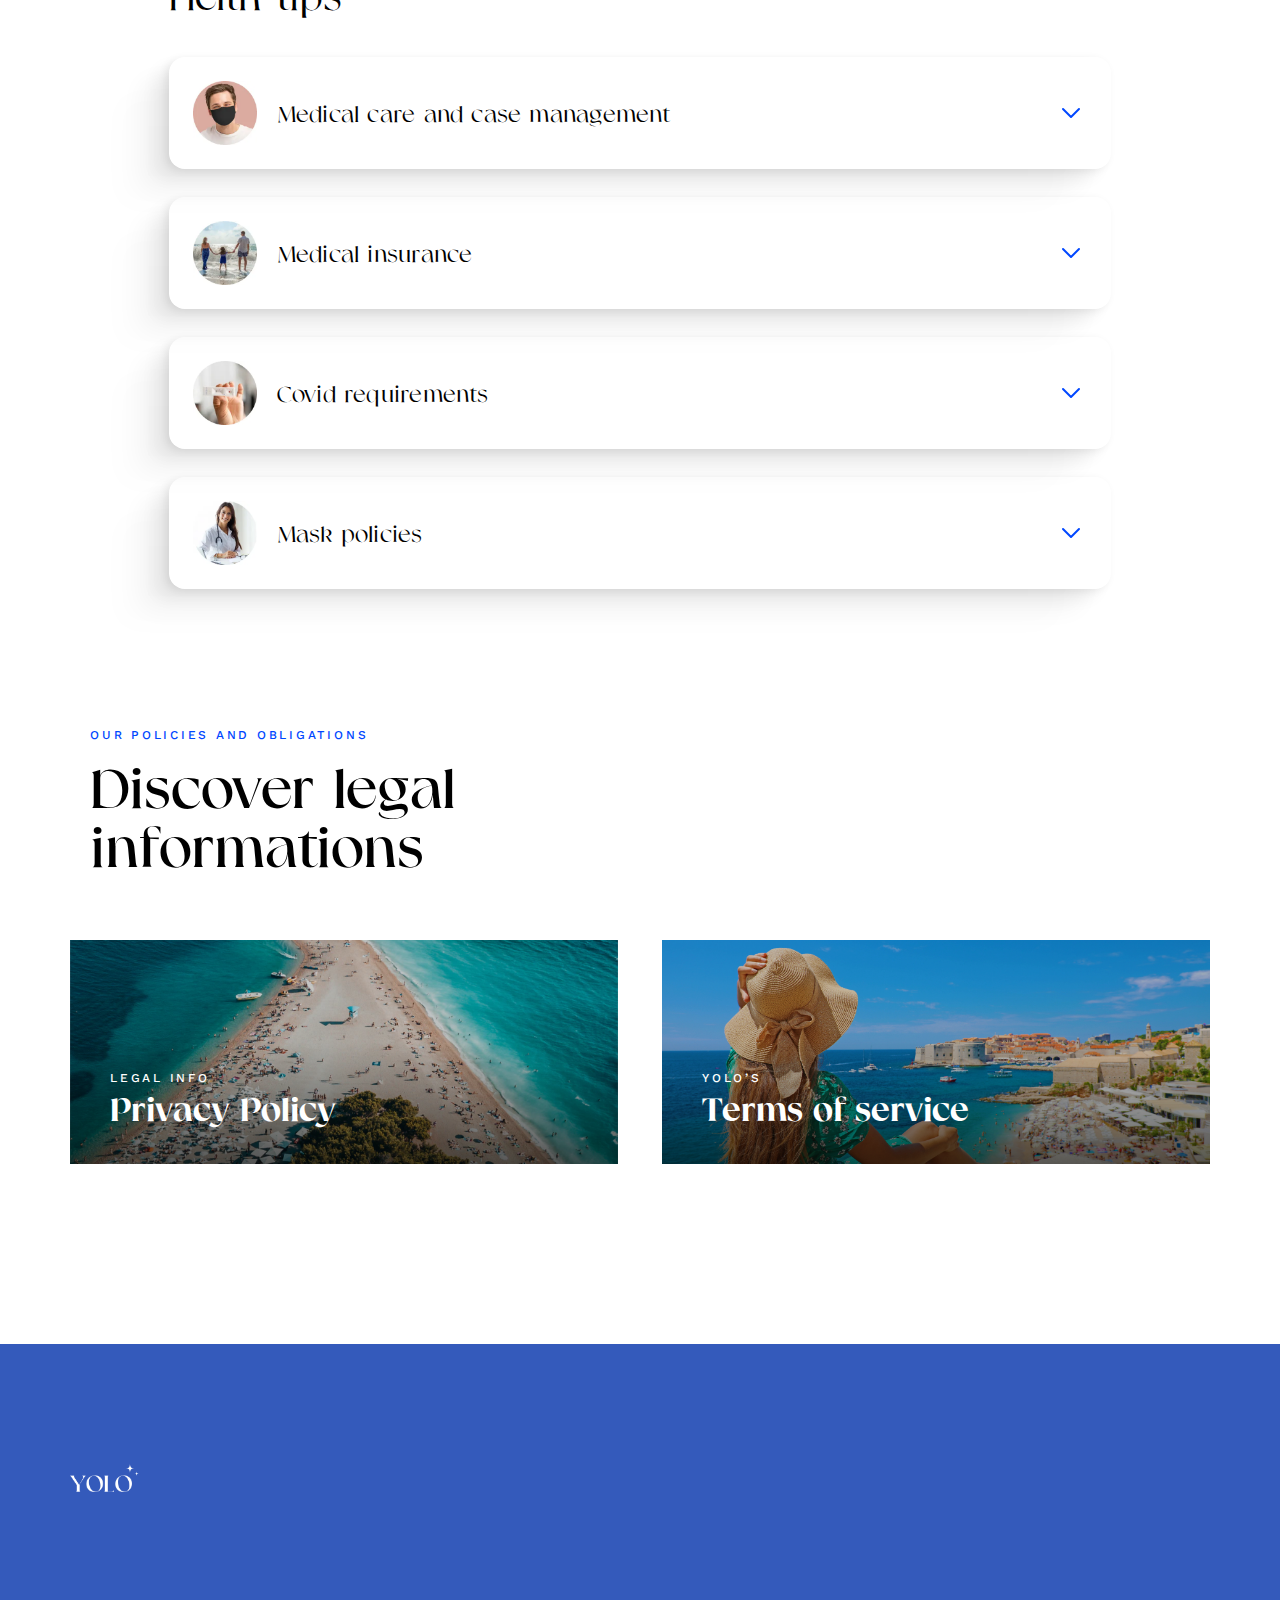
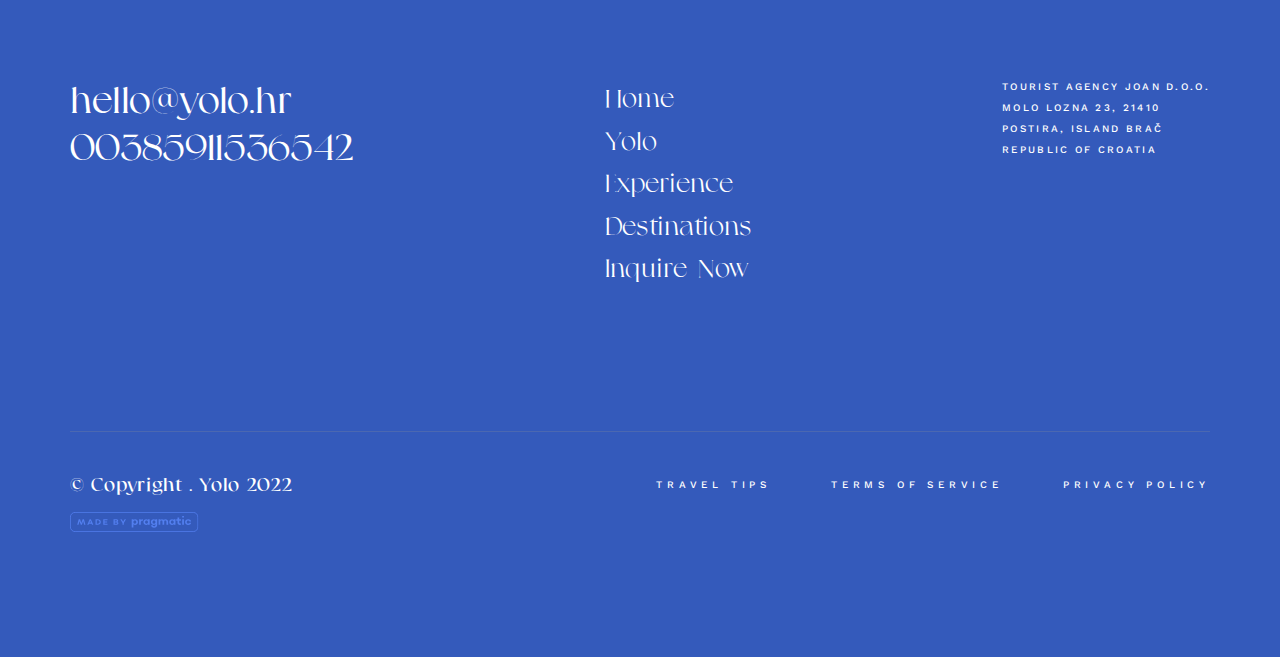
<file: Travel.html>
<!DOCTYPE html>
<html lang="en">
<head>
    <meta charset="UTF-8">
    <meta http-equiv="X-UA-Compatible" content="IE=edge">
    <meta name="viewport" content="width=device-width, initial-scale=1.0">
    <link rel="stylesheet" type="text/css" href="./general.css">
    <link rel="stylesheet" type="text/css" href="./css/travel.css">
    <link rel="preconnect" href="https://fonts.googleapis.com">
    <link rel="preconnect" href="https://fonts.googleapis.com">
    <link rel="preconnect" href="https://fonts.gstatic.com" crossorigin>
    <link href="https://fonts.googleapis.com/css2?family=Work+Sans:wght@300;500&display=swap" rel="stylesheet">
    <title>Document</title>
</head>
<body>
    <div class="navbar">
        <div>MENU </div>
        <img src="assets/img/Logo.svg" alt="">
        <div></div>
    </div>
    
    <div class="naslov mobile-none">
        <div>
        <h1 class="mega_title">Travel</h1>
        <img src="assets/img/Rectangle-63 (3).webp" alt="Naslov_slika">
        <h1 class="mega_title">tips</h1>
    </div>
    <div>
        <img src="assets/img/Ellipse-9 (2).webp" alt="Naslov_slika">
        <h1 class="mega_title">& tricks</h1>
    </div>
    <img class="shine" src="assets/img/Shine.svg" alt="">
    </div>
    <div class="desktop_none naslov ">
        <div>
        <h1 class="mega_title">Travel</h1>
        <img src="assets/img/Rectangle 63 (2).webp" alt="Naslov_slika">
        
    </div>
    <div>
        <img src="assets/img/Ellipse-9 (2).webp" alt="Naslov_slika">
        <h1 class="mega_title">tips &</h1>
    </div>
    <div>
        <h1 class="mega_title">Tricks</h1>
    </div>
    <img class="shine" src="assets/img/Shine.svg" alt="">
    </div>

    <div class="maxw container">
        
        
    
    <section >
        <div class="grid">
            <div class="e_text">
                <h5>YOLO IS WAITING YOU</h5>
                <h3>List of reminders to have
                    a careless Yolo experience.
                    Get ready for your next adventure.</h3>
                </div>
        </div>
        <div class="grid">
            <div class="p_grid">
                <p>Lorem ipsum dolor sit amet, consectetur adipiscing elit. Aenean nisi ex, aliquet at dolor ac, vehicula dictum nulla. Praesent vitae elit ut risus tempor tincidunt. Praesent laoreet tellus ac libero tempor faucibus.leo.</p>
                <p>Lorem ipsum dolor sit amet, consectetur adipiscing elit. Aenean nisi ex, aliquet at dolor ac, vehicula dictum nulla. Praesent vitae elit ut risus tempor tincidunt. Praesent laoreet tellus ac libero tempor faucibus.leo.</p>
            </div>
            
           
            
        </div>
    </section >
    <img class="map" src="assets/img/Croatia Map.svg" alt="">
        <section class="terms grid">
            <div class="term">
                <h3>General tips</h3>
                <div class="faq">
                    <div class="faq--heading">
                        <div class="faq--title"><img src="assets/img/1.webp" alt="">
                        <h4>Travel requirements</h4>
                    </div>
                    <img src="assets/img/Chevron.svg" class="arrow"alt="">
                    <img src="assets/img/Chevron2.svg" class="arrow2"alt="">
                    </div>
                    <div class="faq--content">
                        <p>Duis vel nulla nisi. Morbi volutpat eget nunc eu egestas. Donec ac mi nisl. Phasellus condimentum metus ac dui volutpat gravida. Vivamus accumsan posuere feugiat. Vivamus laoreet est tellus, a faucibus nulla varius sit amet. Fusce nec risus justo. Quisque pulvinar suscipit cursus. Fusce vel sem gravida turpis cursus viverra at id felis. Integer dictum imperdiet laoreet. Sed a pretium risus, id condimentum.</p>
                    </div>
                </div>
                <div class="faq">
                    <div class="faq--heading">
                        <div class="faq--title">
                            <img src="assets/img/2.webp" alt="">
                            
                        <h4>Guest’s stolen or lost items</h4>
                    </div>
                    <img src="assets/img/Chevron.svg" class="arrow"alt="">
                    <img src="assets/img/Chevron2.svg" class="arrow2"alt="">
                    </div>
                    <div class="faq--content">
                        <p>Duis vel nulla nisi. Morbi volutpat eget nunc eu egestas. Donec ac mi nisl. Phasellus condimentum metus ac dui volutpat gravida. Vivamus accumsan posuere feugiat. Vivamus laoreet est tellus, a faucibus nulla varius sit amet. Fusce nec risus justo. Quisque pulvinar suscipit cursus. Fusce vel sem gravida turpis cursus viverra at id felis. Integer dictum imperdiet laoreet. Sed a pretium risus, id condimentum.</p>
                    </div>
                </div>
                <div class="faq">
                    <div class="faq--heading">
                        <div class="faq--title"><img src="assets/img/3.webp" alt="">
                        <h4>Travel and transportation</h4>
                    </div>
                   
                    <img src="assets/img/Chevron.svg" class="arrow"alt="">
                    <img src="assets/img/Chevron2.svg" class="arrow2"alt="">
                   
                    </div>
                    <div class="faq--content">
                        <p>Duis vel nulla nisi. Morbi volutpat eget nunc eu egestas. Donec ac mi nisl. Phasellus condimentum metus ac dui volutpat gravida. Vivamus accumsan posuere feugiat. Vivamus laoreet est tellus, a faucibus nulla varius sit amet. Fusce nec risus justo. Quisque pulvinar suscipit cursus. Fusce vel sem gravida turpis cursus viverra at id felis. Integer dictum imperdiet laoreet. Sed a pretium risus, id condimentum.</p>
                    </div>
                </div>
               
            </div>
            <div class="term">
                <h3>On board Yolo tips</h3>
                <div class="faq">
                    <div class="faq--heading">
                        <div class="faq--title"><img src="assets/img/4.webp" alt="">
                        <h4>Cruising with family and kids</h4>
                    </div>
                   
                    <img src="assets/img/Chevron.svg" class="arrow"alt="">
                    <img src="assets/img/Chevron2.svg" class="arrow2"alt="">
                   
                    </div>
                    <div class="faq--content">
                        <p>Duis vel nulla nisi. Morbi volutpat eget nunc eu egestas. Donec ac mi nisl. Phasellus condimentum metus ac dui volutpat gravida. Vivamus accumsan posuere feugiat. Vivamus laoreet est tellus, a faucibus nulla varius sit amet. Fusce nec risus justo. Quisque pulvinar suscipit cursus. Fusce vel sem gravida turpis cursus viverra at id felis. Integer dictum imperdiet laoreet. Sed a pretium risus, id condimentum.</p>
                    </div>
                </div>
                <div class="faq">
                    <div class="faq--heading">
                        <div class="faq--title"><img src="assets/img/5.webp" alt="">
                        <h4>Safety</h4>
                    </div>
                   
                    <img src="assets/img/Chevron.svg" class="arrow"alt="">
                    <img src="assets/img/Chevron2.svg" class="arrow2"alt="">
                   
                    </div>
                    <div class="faq--content">
                        <p>Duis vel nulla nisi. Morbi volutpat eget nunc eu egestas. Donec ac mi nisl. Phasellus condimentum metus ac dui volutpat gravida. Vivamus accumsan posuere feugiat. Vivamus laoreet est tellus, a faucibus nulla varius sit amet. Fusce nec risus justo. Quisque pulvinar suscipit cursus. Fusce vel sem gravida turpis cursus viverra at id felis. Integer dictum imperdiet laoreet. Sed a pretium risus, id condimentum.</p>
                    </div>
                </div>
                <div class="faq">
                    <div class="faq--heading">
                        <div class="faq--title"><img src="assets/img/6.webp" alt="">
                        <h4>Internet access</h4>
                    </div>
                   
                    <img src="assets/img/Chevron.svg" class="arrow"alt="">
                    <img src="assets/img/Chevron2.svg" class="arrow2"alt="">
                   
                    </div>
                    <div class="faq--content">
                        <p>Duis vel nulla nisi. Morbi volutpat eget nunc eu egestas. Donec ac mi nisl. Phasellus condimentum metus ac dui volutpat gravida. Vivamus accumsan posuere feugiat. Vivamus laoreet est tellus, a faucibus nulla varius sit amet. Fusce nec risus justo. Quisque pulvinar suscipit cursus. Fusce vel sem gravida turpis cursus viverra at id felis. Integer dictum imperdiet laoreet. Sed a pretium risus, id condimentum.</p>
                    </div>
                </div>
                <div class="faq">
                    <div class="faq--heading">
                        <div class="faq--title"><img src="assets/img/7.webp" alt="">
                        <h4>Ships protocols</h4>
                    </div>
                   
                    <img src="assets/img/Chevron.svg" class="arrow"alt="">
                    <img src="assets/img/Chevron2.svg" class="arrow2"alt="">
                   
                    </div>
                    <div class="faq--content">
                        <p>Duis vel nulla nisi. Morbi volutpat eget nunc eu egestas. Donec ac mi nisl. Phasellus condimentum metus ac dui volutpat gravida. Vivamus accumsan posuere feugiat. Vivamus laoreet est tellus, a faucibus nulla varius sit amet. Fusce nec risus justo. Quisque pulvinar suscipit cursus. Fusce vel sem gravida turpis cursus viverra at id felis. Integer dictum imperdiet laoreet. Sed a pretium risus, id condimentum.</p>
                    </div>
                </div>
                <div class="faq">
                    <div class="faq--heading">
                        <div class="faq--title"><img src="assets/img/8.webp" alt="">
                        <h4>Shore excursions</h4>
                    </div>
                   
                    <img src="assets/img/Chevron.svg" class="arrow"alt="">
                    <img src="assets/img/Chevron2.svg" class="arrow2"alt="">
                   
                    </div>
                    <div class="faq--content">
                        <p>Duis vel nulla nisi. Morbi volutpat eget nunc eu egestas. Donec ac mi nisl. Phasellus condimentum metus ac dui volutpat gravida. Vivamus accumsan posuere feugiat. Vivamus laoreet est tellus, a faucibus nulla varius sit amet. Fusce nec risus justo. Quisque pulvinar suscipit cursus. Fusce vel sem gravida turpis cursus viverra at id felis. Integer dictum imperdiet laoreet. Sed a pretium risus, id condimentum.</p>
                    </div>
                </div>
                <div class="faq">
                    <div class="faq--heading">
                        <div class="faq--title"><img src="assets/img/9.webp" alt="">
                        <h4>Dining</h4>
                    </div>
                   
                    <img src="assets/img/Chevron.svg" class="arrow"alt="">
                    <img src="assets/img/Chevron2.svg" class="arrow2"alt="">
                   
                    </div>
                    <div class="faq--content">
                        <p>Duis vel nulla nisi. Morbi volutpat eget nunc eu egestas. Donec ac mi nisl. Phasellus condimentum metus ac dui volutpat gravida. Vivamus accumsan posuere feugiat. Vivamus laoreet est tellus, a faucibus nulla varius sit amet. Fusce nec risus justo. Quisque pulvinar suscipit cursus. Fusce vel sem gravida turpis cursus viverra at id felis. Integer dictum imperdiet laoreet. Sed a pretium risus, id condimentum.</p>
                    </div>
                </div>
                <div class="faq">
                    <div class="faq--heading">
                        <div class="faq--title"><img src="assets/img/10.webp" alt="">
                        <h4>Nightlife</h4>
                    </div>
                   
                    <img src="assets/img/Chevron.svg" class="arrow"alt="">
                    <img src="assets/img/Chevron2.svg" class="arrow2"alt="">
                   
                    </div>
                    <div class="faq--content">
                        <p>Duis vel nulla nisi. Morbi volutpat eget nunc eu egestas. Donec ac mi nisl. Phasellus condimentum metus ac dui volutpat gravida. Vivamus accumsan posuere feugiat. Vivamus laoreet est tellus, a faucibus nulla varius sit amet. Fusce nec risus justo. Quisque pulvinar suscipit cursus. Fusce vel sem gravida turpis cursus viverra at id felis. Integer dictum imperdiet laoreet. Sed a pretium risus, id condimentum.</p>
                    </div>
                </div>
                <div class="faq">
                    <div class="faq--heading">
                        <div class="faq--title"><img src="assets/img/11.webp" alt="">
                        <h4>Lost items onboard</h4>
                    </div>
                   
                    <img src="assets/img/Chevron.svg" class="arrow"alt="">
                    <img src="assets/img/Chevron2.svg" class="arrow2"alt="">
                   
                    </div>
                    <div class="faq--content">
                        <p>Duis vel nulla nisi. Morbi volutpat eget nunc eu egestas. Donec ac mi nisl. Phasellus condimentum metus ac dui volutpat gravida. Vivamus accumsan posuere feugiat. Vivamus laoreet est tellus, a faucibus nulla varius sit amet. Fusce nec risus justo. Quisque pulvinar suscipit cursus. Fusce vel sem gravida turpis cursus viverra at id felis. Integer dictum imperdiet laoreet. Sed a pretium risus, id condimentum.</p>
                    </div>
                </div>
            </div>
            <div class="term">
                <h3>Helth tips</h3>
                <div class="faq">
                    <div class="faq--heading">
                        <div class="faq--title"><img src="assets/img/12.webp" alt="">
                        <h4>Medical care and case management</h4>
                    </div>
                   
                    <img src="assets/img/Chevron.svg" class="arrow"alt="">
                    <img src="assets/img/Chevron2.svg" class="arrow2"alt="">
                   
                    </div>
                    <div class="faq--content">
                        <p>Duis vel nulla nisi. Morbi volutpat eget nunc eu egestas. Donec ac mi nisl. Phasellus condimentum metus ac dui volutpat gravida. Vivamus accumsan posuere feugiat. Vivamus laoreet est tellus, a faucibus nulla varius sit amet. Fusce nec risus justo. Quisque pulvinar suscipit cursus. Fusce vel sem gravida turpis cursus viverra at id felis. Integer dictum imperdiet laoreet. Sed a pretium risus, id condimentum.</p>
                    </div>
                </div>
                <div class="faq">
                    <div class="faq--heading">
                        <div class="faq--title"><img src="assets/img/13.webp" alt="">
                        <h4>Medical insurance</h4>
                    </div>
                   
                    <img src="assets/img/Chevron.svg" class="arrow"alt="">
                    <img src="assets/img/Chevron2.svg" class="arrow2"alt="">
                   
                    </div>
                    <div class="faq--content">
                        <p>Duis vel nulla nisi. Morbi volutpat eget nunc eu egestas. Donec ac mi nisl. Phasellus condimentum metus ac dui volutpat gravida. Vivamus accumsan posuere feugiat. Vivamus laoreet est tellus, a faucibus nulla varius sit amet. Fusce nec risus justo. Quisque pulvinar suscipit cursus. Fusce vel sem gravida turpis cursus viverra at id felis. Integer dictum imperdiet laoreet. Sed a pretium risus, id condimentum.</p>
                    </div>
                </div>
                <div class="faq">
                    <div class="faq--heading">
                        <div class="faq--title"><img src="assets/img/14.webp" alt="">
                        <h4>Covid requirements</h4>
                    </div>
                   
                    <img src="assets/img/Chevron.svg" class="arrow"alt="">
                    <img src="assets/img/Chevron2.svg" class="arrow2"alt="">
                   
                    </div>
                    <div class="faq--content">
                        <p>Duis vel nulla nisi. Morbi volutpat eget nunc eu egestas. Donec ac mi nisl. Phasellus condimentum metus ac dui volutpat gravida. Vivamus accumsan posuere feugiat. Vivamus laoreet est tellus, a faucibus nulla varius sit amet. Fusce nec risus justo. Quisque pulvinar suscipit cursus. Fusce vel sem gravida turpis cursus viverra at id felis. Integer dictum imperdiet laoreet. Sed a pretium risus, id condimentum.</p>
                    </div>
                </div>
                <div class="faq">
                    <div class="faq--heading">
                        <div class="faq--title"><img src="assets/img/15.webp" alt="">
                        <h4>Mask policies</h4>
                    </div>
                   
                    <img src="assets/img/Chevron.svg" class="arrow"alt="">
                    <img src="assets/img/Chevron2.svg" class="arrow2"alt="">
                   
                    </div>
                    <div class="faq--content">
                        <p>Duis vel nulla nisi. Morbi volutpat eget nunc eu egestas. Donec ac mi nisl. Phasellus condimentum metus ac dui volutpat gravida. Vivamus accumsan posuere feugiat. Vivamus laoreet est tellus, a faucibus nulla varius sit amet. Fusce nec risus justo. Quisque pulvinar suscipit cursus. Fusce vel sem gravida turpis cursus viverra at id felis. Integer dictum imperdiet laoreet. Sed a pretium risus, id condimentum.</p>
                    </div>
                </div>
            </div>
        </section>



    <section >
    <div class="grid">
            <div class="e_text">
            <h5>OUR POLICIES AND OBLIGATIONS</h5>
            <h2>Discover legal informations</h2>
            </div>
    </div>
<div class=" boxes grid "> 
    <div class="box" onClick="location.href='Privacy.html'">
        <div class="box_image_holder">
        <picture>
            <img src="assets/img/Frame-113 (1).webp" alt="">
        </picture></div>
         <div class="box_content">
            <h5>LEGAL INFO</h5>
            <h4>Privacy Policy</h4>
         </div>
    </div>
<div class="box" onClick="location.href='Terms.html'">
    <div class="box_image_holder">
    <picture>
        <img src="assets/img/Frame-113 (2).webp" alt="">
    </picture></div>
     <div class="box_content">
        <h5>YOLO’S</h5>
        <h4>Terms of service</h4>
     </div>
</div>
</div>
    </section>
    
</div>
<footer>
    <div class="footer_grid container">
 <div class="top">
     <img src="assets/img/Group-104.webp" height="28px" width="68.95px"alt="">
 </div>
 <div class="mid">
     <div> <h2> hello@yolo.hr <br>00385911536542</h2></div>
     <div><h3 onClick="location.href='Index.html'">  Home </h3>
        <h3 onClick="location.href='Yolo.html'"> Yolo </h3>
        <h3 onClick="location.href='Expirience.html'">Experience </h3>
            <h3 onClick="location.href='Destination.html'">Destinations </h3>
                <h3 onClick="location.href='Inquire.html'">Inquire Now</h3></div>
     <div><h5> TOURIST AGENCY JOAN D.O.O.<br>
         Molo Lozna 23, 21410 <br>
         Postira, island brač<br>
         republic of croatia</h5></div>
 </div>
 <div class="bot">   
    <div class="column">
     <h4>© Copyright . Yolo 2022</h4>
     <img src="assets/img/Frame.svg" alt="">
    </div>
 <div><a href="Travel.html">Travel Tips</a><a href="Terms.html">terms of service</a><a href="Privacy.html">Privacy policy</a></div>
 </div>
</div>
 </footer>
 <script src="js/faq.js"></script>
</body>
</html>
</file>
<file: general.css>
@font-face {
  src: url(assets/Fonts/RischeLight.otf);
  font-family: Richie;
  font-weight: 300;
}
@font-face {
  src: url(assets/Fonts/RischeRegular.otf);
  font-family: Richie;
  font-weight: 400;
}
@font-face {
  src: url(assets/Fonts/RischeMedium.otf);
  font-family: Richie;
  font-weight: 500;
}
@font-face {
  src: url(assets/Fonts/RischeSemibold.otf);
  font-family: Richie;
  font-weight: 600;
}
@font-face {
  src: url(assets/Fonts/RischeBold.otf);
  font-family: Richie;
  font-weight: 700;
}
@font-face {
  src: url(assets/Fonts/Satoshi-Variable.ttf);
  font-family: Satoshi;
}
body {
  margin: 0;
  display: flex;
  flex-direction: column;
}

.grid {
  display: grid;
  grid-template-columns: repeat(12, minmax(0, 1fr));
  -moz-column-gap: 44px;
       column-gap: 44px;
}

.container {
  padding-left: 70px;
  padding-right: 70px;
}

.maxw {
  max-width: 1168px;
  margin-left: auto;
  margin-right: auto;
}

.mega_title {
  font-weight: 300;
  font-size: 112px;
  line-height: 100%;
  margin: 0;
  font-family: Richie;
}

h1 {
  font-weight: 400;
  font-size: 60px;
  line-height: 100%;
  letter-spacing: 0.03em;
  margin: 0;
  font-family: Richie;
}

h2 {
  font-weight: 500;
  font-size: 54px;
  line-height: 110%;
  margin: 0;
  font-family: Richie;
}

h3 {
  font-weight: 400;
  font-size: 38px;
  line-height: 52px;
  margin: 0;
  font-family: Richie;
}

h4 {
  font-weight: 500;
  font-size: 24px;
  line-height: 100%;
  margin: 0;
  font-family: Richie;
}

h5 {
  font-family: "Work Sans", sans-serif;
  font-weight: 500;
  font-size: 12px;
  line-height: 100%;
  letter-spacing: 0.23em;
  margin: 0;
  text-transform: uppercase;
}

p {
  font-family: "Work Sans", sans-serif;
  font-weight: 300;
  font-size: 15px;
  line-height: 180%;
  margin: 0;
  text-align: left !important;
}

.blue_button {
  cursor: pointer;
  background-color: #0047FF;
  width: 199px;
  height: 58px;
  box-shadow: 6px 57px 23px rgba(26, 113, 255, 0.04), 3px 32px 20px rgba(26, 113, 255, 0.13), 2px 14px 14px rgba(26, 113, 255, 0.21), 0px 4px 8px rgba(26, 113, 255, 0.25), 0px 0px 0px rgba(26, 113, 255, 0.25);
  display: flex;
  align-items: center;
  justify-content: center;
  color: #FFFFFF;
  font-weight: 500;
  font-size: 14px;
  line-height: 18px;
  letter-spacing: 0.24em;
  font-family: Satoshi;
}

.navbar {
  width: 100%;
  z-index: 10;
  height: 108px;
  background-color: white;
  position: fixed;
  opacity: 98%;
  display: flex;
  align-items: center;
  justify-content: space-between;
}
.navbar img {
  width: auto;
  height: 40px;
  margin-top: -16.35px;
}
.navbar div {
  width: 81px;
  margin-left: 64px;
}

footer {
  height: auto;
  width: 100%;
  background-color: rgba(1, 49, 170, 0.8);
  margin-top: 180px;
}
footer h2 {
  font-weight: 400;
  font-size: 36px;
  line-height: 130%;
}
footer h3 {
  font-weight: 300;
  font-size: 25px;
  line-height: 170%;
}
footer h4 {
  font-weight: 500;
  font-size: 18px;
  line-height: 23px;
  letter-spacing: 0.04em;
}
footer h5 {
  font-weight: 500;
  font-size: 10px;
  line-height: 21px;
}
footer a {
  font-weight: 500;
  font-size: 10px;
  line-height: 25px;
  letter-spacing: 0.48em;
  text-transform: uppercase;
  color: white;
  text-decoration: none;
}

.footer_grid {
  max-width: 1173px;
  height: auto;
  margin-left: auto;
  margin-right: auto;
}

.top {
  margin-top: 120px;
}

.mid {
  margin-top: 180px;
  width: 100%;
  height: 215px;
  display: flex;
  justify-content: space-between;
}
.mid div {
  width: auto;
  height: 100%;
  color: #FFFFFF;
}

.bot {
  height: 105px;
  border-top-style: solid;
  border-width: 1px;
  border-color: #4B68B1;
  margin-top: 140px;
  margin-bottom: 120px;
  width: 100%;
  display: flex;
  align-items: center;
  align-items: center;
  justify-content: space-between;
  color: white;
}
.bot div:first-of-type {
  display: flex;
  flex-direction: column;
}
.bot div:first-of-type img {
  margin-top: 16px !important;
  align-self: baseline;
}
.bot div {
  display: flex;
}
.bot div img {
  margin-top: 16px;
  height: 20px;
}
.bot div h4 {
  margin-top: 36px;
}
.bot div a {
  margin-left: 60px;
  font-family: "Work Sans", sans-serif;
}

@media only screen and (max-width: 950px) {
  .grid {
    -moz-column-gap: 32px;
         column-gap: 32px;
  }
  .mega_title {
    font-weight: 400;
    font-size: 60px;
    line-height: 60px;
    letter-spacing: 0.03em;
  }
  h1 {
    font-weight: 400;
    font-size: 42px;
    line-height: 100%;
    letter-spacing: 0.03em;
  }
  h2 {
    font-weight: 500;
    font-size: 42px;
    line-height: 110%;
  }
  h3 {
    font-weight: 400;
    font-size: 36px;
    line-height: 120%;
  }
  h4 {
    font-weight: 500;
    font-size: 26px;
    line-height: 100%;
    letter-spacing: 0.03em;
  }
  h5 {
    letter-spacing: 0.23em;
    font-weight: 500;
    font-size: 14px;
    line-height: 100%;
  }
  p {
    font-weight: 300;
    font-size: 16px;
    line-height: 180%;
  }
  .mid {
    flex-direction: column;
    height: auto;
    margin-top: 56px;
  }
  .mid div {
    margin-top: 64px;
  }
  .bot {
    flex-direction: column;
    margin-top: 64px;
    height: auto;
    margin-bottom: 8px;
    align-items: baseline !important;
  }
  .bot div {
    margin-bottom: 24px;
    flex-direction: column;
    align-items: baseline !important;
  }
  .bot div a {
    margin-top: 8px;
    margin-left: 0;
  }
}
@media only screen and (max-width: 650px) {
  .grid {
    -moz-column-gap: 16px;
         column-gap: 16px;
  }
  .navbar {
    height: 76px;
    justify-content: center;
  }
  .navbar div {
    display: none;
  }
  .navbar img {
    height: 36px;
    margin-top: -8px;
  }
}
@media only screen and (max-width: 450px) {
  .mega_title {
    font-weight: 400;
    font-size: 47px;
    line-height: 47px;
    letter-spacing: 0.03em;
  }
}/*# sourceMappingURL=general.css.map */
</file>
<file: css/index.css>
picture {
  left: 0;
  right: 0;
  top: 0;
  position: absolute;
  bottom: 0;
  z-index: 1;
}
picture img {
  width: 100%;
  height: 100%;
  -o-object-fit: cover;
     object-fit: cover;
}

.slid-img-wraper {
  width: 100%;
  display: grid;
  overflow: hidden;
  height: 672px;
  margin-top: -172px;
}

.slike-spread {
  display: flex;
  width: 1210px;
  align-self: center;
  justify-self: center;
}

.slider-el-content {
  position: absolute;
  bottom: 40px;
  margin-left: 40px;
  color: white;
}

.onepix {
  height: 3px;
  width: 100%;
  background-color: #0047FF;
}

.wide-img {
  width: 16%;
  height: -webkit-fit-content;
  height: -moz-fit-content;
  height: fit-content;
  position: relative;
  margin-top: 160px;
  margin-right: 14%;
}

.wide-img-holder {
  padding-top: 75%;
}

.center-img {
  width: 39.7%;
  height: -webkit-fit-content;
  height: -moz-fit-content;
  height: fit-content;
  position: relative;
  margin-right: 16.3%;
}

.center-img-holder {
  padding-top: 140%;
}

.skiny-img {
  width: 17.3%;
  height: -webkit-fit-content;
  height: -moz-fit-content;
  height: fit-content;
  position: relative;
  margin-top: 50px;
}

.skiny-img-holder {
  padding-top: 140%;
}

.left-side-img {
  grid-column: span 6;
  height: -webkit-fit-content;
  height: -moz-fit-content;
  height: fit-content;
  align-self: center;
  position: relative;
}

.right-side {
  grid-column: 8/span 4;
  height: -webkit-fit-content;
  height: -moz-fit-content;
  height: fit-content;
  align-self: center;
  position: relative;
}
.right-side h2 {
  margin-bottom: 52px;
}
.right-side h4 {
  margin-bottom: 12px;
}
.right-side p {
  margin-bottom: 32px;
}
.right-side h5 {
  color: #0047FF;
  margin-bottom: 16px;
}
.right-side div {
  display: flex;
  -moz-column-gap: 40px;
       column-gap: 40px;
  margin-bottom: 52px;
}
.right-side div h5 {
  color: gray;
}
.right-side div div {
  flex-direction: column;
  margin-bottom: 0;
}

.gradovi-holder {
  padding-top: 142.5%;
}

.left-side {
  grid-column: span 4;
  height: -webkit-fit-content;
  height: -moz-fit-content;
  height: fit-content;
  align-self: center;
  position: relative;
}
.left-side p {
  margin-bottom: 32px;
}
.left-side h5 {
  color: #0047FF;
  margin-bottom: 16px;
}
.left-side h2 {
  margin-bottom: 32px;
}

.slider {
  position: absolute;
  right: 0;
  left: 50%;
  display: flex;
  -moz-column-gap: 32px;
       column-gap: 32px;
  overflow: scroll;
  overflow-y: hidden;
  height: 652px;
}

.slider-element {
  max-width: 1000px;
}
.slider-element img {
  height: 100%;
  width: auto;
}

.two {
  grid-column: 8/span 5;
}
.two h5 {
  margin-top: 200px;
}

.left-img-center {
  position: absolute;
  right: 0;
  width: 604px;
  display: flex;
}

.rightimg {
  left: 0;
  height: 860px;
}

.contact_left_img {
  width: 100%;
  align-self: center;
}

.contact_left_img_wrapper {
  width: 100%;
  padding-top: 133.5%;
  position: relative;
}

.contact-us-img_content {
  position: absolute;
  z-index: 5;
  right: -20px;
  top: -20px;
}
.contact-us-img_content img {
  width: 76.13px;
  height: 70.32px;
}

.contact-us-img_content-spread {
  position: absolute;
  z-index: 5;
  right: -100px;
  top: 80px;
}
.contact-us-img_content-spread img {
  width: 76.13px;
  height: 70.32px;
}

.naslov {
  grid-column: span 8;
}
.naslov h5 {
  margin-top: 380px;
  color: #0047FF;
  margin-bottom: 16px;
}
.naslov h2 {
  margin-bottom: 72px;
}

.slider-coments {
  z-index: 3;
  position: absolute;
  right: 0;
  left: calc(50% - 580px);
  display: flex;
  -moz-column-gap: 32px;
       column-gap: 32px;
  overflow: scroll;
  overflow-y: hidden;
  height: 372px;
}

.slider-coment-content {
  min-width: 665px;
  display: flex;
  align-content: center;
  justify-content: center;
  background: #FAFAFA;
}

.slider-coment-element {
  width: 550px;
  max-height: 200px;
  align-self: center;
  text-align: center;
}
.slider-coment-element div {
  margin-top: 16px;
  display: flex;
  max-width: 500px;
  height: 48px;
  justify-content: center;
}
.slider-coment-element div h3 {
  margin-left: 12px;
  font-weight: 600;
  font-size: 24px;
  line-height: 110%;
  align-self: center;
}

.naslov-t {
  z-index: 2;
  grid-column: 2/span 10;
  text-align: center;
  margin-top: 180px;
}
.naslov-t h5 {
  color: #0047FF;
  margin-bottom: 16px;
}
.naslov-t h2 {
  margin-bottom: 120px;
}

.boat {
  position: relative;
  width: 100%;
  margin-top: 500px;
  margin-left: auto;
  margin-right: auto;
}

.boat-holder {
  width: 100%;
  padding-top: 59.2%;
}

.boatnaslov {
  position: relative;
  width: 100%;
  margin-left: auto;
  margin-right: auto;
}

.boatnaslov-holder {
  width: 100%;
  padding-top: 58.4%;
}

.boatnaslov_content {
  position: absolute;
  bottom: 0;
  top: 0;
  z-index: 2;
  display: flex;
  align-items: center;
  width: 100%;
}
.boatnaslov_content h2 {
  grid-column: span 6;
  color: white;
  margin-bottom: 32px;
}

.white {
  border: 1px solid white;
  background-color: transparent;
  box-shadow: none;
  padding-left: 20px;
  padding-right: 20px;
  grid-row-start: 2;
}

.scroller {
  position: absolute;
  bottom: 48px;
  left: calc(50% - 16px);
}

.inq {
  position: absolute;
  right: 25px;
  bottom: 25px;
  width: 230px;
  height: 64px;
  background: rgba(255, 255, 255, 0.2);
  -webkit-backdrop-filter: blur(50px);
          backdrop-filter: blur(50px);
  display: flex;
  box-shadow: none;
}
.inq img {
  margin-right: 10px;
  height: 48px;
  width: auto;
}

.boat_content {
  position: absolute;
  bottom: 140px;
  z-index: 2;
}
.boat_content .blue_button {
  grid-column: 2/span 5;
}
.boat_content h5 {
  grid-column: 2/span 5;
  color: white;
  margin-bottom: 16px;
}
.boat_content h2 {
  grid-row-start: 2;
  grid-column: 2/span 5;
  color: white;
  margin-bottom: 32px;
}

.section-1 {
  margin-bottom: 180px;
  margin-top: 180px;
}

.section-2 {
  margin-bottom: 450px;
}

@media screen and (min-width: 1600px) {
  .boat-holder {
    padding-top: 40%;
  }
}
@media only screen and (max-width: 1440px) {
  .left-img-center {
    width: 41%;
  }
  .slider-coments {
    left: 10%;
  }
  .boat {
    width: 100%;
  }
  .slike-spread {
    width: 84%;
  }
}
@media only screen and (max-width: 950px) {
  .slid-img-wraper {
    margin-top: -270px;
  }
  .slider {
    margin-top: 500px;
  }
  .mobile_none {
    display: none;
  }
  .right-side, .left-side, .naslov {
    grid-column: 3/span 8;
  }
  .left-side {
    margin-bottom: 500px;
  }
  .boatnaslov_content h2 {
    grid-column: span 12;
  }
  .left-side-img {
    grid-column: 3/span 8;
    margin-bottom: 64px;
  }
  .gradovi .maxw {
    margin-bottom: 65px;
  }
  .slider {
    left: 10%;
  }
  .left-img-center {
    position: relative;
    right: auto;
    top: auto;
    order: 1;
    grid-column: 3/span 8;
    height: auto;
    width: auto;
    margin-bottom: 64px;
    left: auto;
  }
  .slider {
    margin-bottom: 240px;
  }
  .naslov h5 {
    margin-top: 64px;
  }
  .two {
    order: 2;
  }
  .two h5 {
    margin-top: 0;
  }
  .boat_content {
    bottom: 64px;
  }
  .boat_content h2 {
    grid-column: span 12;
  }
  .boat_content h5 {
    grid-column: span 12;
  }
  .boat_content .blue_button {
    grid-column: span 12;
  }
  .boat-holder {
    padding-top: 100%;
  }
  .boatnaslov-holder {
    padding-top: 100%;
  }
}
@media only screen and (max-width: 650px) {
  .wide-img {
    margin-right: 20px;
  }
  .boatnaslov-holder {
    padding-top: 218%;
  }
  .slider {
    margin-top: 550px;
  }
  .left-side {
    margin-bottom: 700px;
  }
  .container {
    padding-left: 24px;
    padding-right: 24px;
  }
  .slike-spread {
    width: 120%;
    overflow: hidden;
    justify-content: center;
  }
  .slider {
    -moz-column-gap: 50px;
         column-gap: 50px;
    height: 460px;
  }
  .section-2 {
    margin-bottom: 120px;
  }
  .slider-element {
    width: 300px;
  }
  .boat-holder {
    padding-top: 217%;
  }
  .center-img {
    margin-right: 20px;
  }
  .right-side, .left-side, .left-img-center, .naslov, .naslov-t {
    grid-column: span 12;
  }
  .left-side-img {
    grid-column: span 12;
  }
  .slider-coment-content {
    min-width: 298px;
  }
  .slider-coment-content p {
    padding-left: 24px;
    padding-right: 24px;
  }
}
@media only screen and (max-width: 450px) {
  .slike-spread {
    width: 170%;
  }
  .wide-img {
    margin-top: 90px;
  }
  .skiny-img {
    margin-top: 100px;
  }
  .right-side div {
    -moz-column-gap: 10px;
         column-gap: 10px;
  }
}/*# sourceMappingURL=index.css.map */
</file>
<file: css/inquire.css>
.desktop_none {
  display: none !important;
}

.naslov {
  display: flex;
  height: 224px;
  width: auto;
  align-self: center;
  flex-direction: column;
  margin-top: 236px;
  margin-bottom: 356px;
  justify-self: center;
}
.naslov div {
  display: flex;
  justify-content: center;
  align-content: center;
  -moz-column-gap: 16px;
       column-gap: 16px;
}
.naslov div img {
  margin-top: 20px;
  height: 92px;
  width: auto;
}
.naslov div img:last-of-type {
  margin-right: 12px;
}

.shine {
  height: 70px;
  width: 76px;
  margin-left: 850px;
  margin-top: -270px;
}

picture {
  position: absolute;
  bottom: 0;
  z-index: 1;
  right: 0;
  left: 0;
  top: 0;
}
picture img {
  width: 100%;
  height: 100%;
  -o-object-fit: cover;
     object-fit: cover;
}

.contact-us {
  grid-column: span 12;
}

.left-img-center {
  position: absolute;
  left: 0;
  top: 716px;
  width: 604px;
  height: 846px;
  display: flex;
}

.contact_left_img {
  width: 100%;
  align-self: center;
}

.contact_left_img_wrapper {
  width: 100%;
  padding-top: 143.5%;
  position: relative;
}

.boat {
  position: relative;
  width: 1364.39px;
  margin-left: auto;
  margin-right: auto;
  margin-bottom: 72px;
}

.boat-holder {
  width: 100%;
  padding-top: 29.3%;
}

.contact-us-img {
  position: relative;
  grid-column: 6/span 6;
  height: -webkit-fit-content;
  height: -moz-fit-content;
  height: fit-content;
  align-self: center;
}

.contact-us-img-holder {
  padding-top: 142.5%;
}

.contact-us {
  margin-bottom: 180px;
}

.contact-us-text {
  margin-top: 88px;
  grid-column: span 4;
}
.contact-us-text h2 {
  margin-bottom: 62px;
}
.contact-us-text h5 {
  margin-bottom: 32px;
  color: #838383;
}
.contact-us-text h5:first-of-type {
  margin-bottom: 8px;
  color: #0047FF;
}
.contact-us-text h5:last-of-type {
  margin-bottom: 48px;
}
.contact-us-text h4 {
  margin-bottom: 12px;
}
.contact-us-text h4:last-of-type {
  margin-bottom: 16px;
}

.inquire {
  display: flex;
  flex-direction: column;
  grid-column: 7/span 6;
  z-index: 2;
  height: auto;
  margin-bottom: 280px;
}
.inquire h5 {
  color: #0047FF;
  margin-bottom: 8px;
}
.inquire h2 {
  margin-bottom: 64px;
}
.inquire h4 {
  font-family: "Work Sans";
  font-style: normal;
  font-weight: 400;
  font-size: 18px;
  line-height: 21px;
  margin-bottom: 24px;
}

.options {
  display: flex;
  margin-bottom: 64px;
  width: 100%;
  height: auto;
  -moz-column-gap: 16px;
       column-gap: 16px;
  row-gap: 16px;
}
.options div {
  display: flex;
  -moz-column-gap: 16px;
       column-gap: 16px;
}

.option {
  border: 1px solid grey;
  color: grey;
  cursor: pointer;
  font-family: "Mulish";
  font-weight: 700;
  font-size: 12px;
  line-height: 100%;
  letter-spacing: 0.48em;
  padding: 16px 20px;
  font-family: "Mulish", sans-serif;
}

.option.active {
  border: 1px solid #0047FF;
  color: #0A0E15;
}

label {
  font-family: "Work Sans";
  font-style: normal;
  font-weight: 500;
  font-size: 12px;
  line-height: 100%;
  letter-spacing: 0.23em;
  text-transform: uppercase;
  margin-bottom: -5px;
  z-index: 2;
}

input {
  height: 57px;
  width: auto;
  border-radius: 0;
  border: 0;
  border-bottom: 1px solid grey;
  font-family: "Work Sans";
  font-style: normal;
  font-weight: 400;
  font-size: 18px;
  line-height: 21px;
  margin-bottom: 40px;
  /* Primary Colors/Medium Gray */
  color: #838383;
}

input:focus {
  outline: none !important;
  border-color: #0047FF;
  color: black;
}

.name-email {
  display: flex;
  gap: 5%;
}
.name-email div {
  display: flex;
  flex-direction: column;
  width: 47.5%;
}

.company-profile {
  grid-column: span 12;
  text-align: center;
  margin-bottom: 64px;
}
.company-profile h5 {
  color: #0047FF;
  margin-bottom: 8px;
}

.information {
  grid-column: span 12;
  display: flex;
  justify-content: space-between;
  font-family: "Work Sans";
  margin-bottom: 235px;
  font-style: normal;
  font-weight: 500;
  font-size: 14px;
  line-height: 100%;
  letter-spacing: 0.03em;
}
.information h5 {
  color: #838383;
  margin-top: 8px;
  margin-bottom: 29px;
}

.e_text {
  margin-bottom: 64px;
  grid-column: span 6;
  z-index: 3;
  height: auto;
}
.e_text h5 {
  color: #0047FF;
  margin-bottom: 16px;
}

.box {
  position: relative;
  grid-column: span 6;
  width: 100%;
}

.box_image_holder {
  padding-top: 41%;
  width: 100%;
}

.contact-us-img_content {
  position: absolute;
  z-index: 5;
  right: -20px;
  top: -20px;
}
.contact-us-img_content img {
  width: 76.13px;
  height: 70.32px;
}

.box_content {
  position: absolute;
  z-index: 2;
  left: 40px;
  bottom: 40px;
  max-width: 548px;
}
.box_content h4 {
  color: #FFFFFF;
  font-weight: 600;
  font-size: 32px;
  line-height: 100%;
  letter-spacing: 0.03em;
  margin: 0;
}
.box_content h5 {
  color: #FFFFFF;
  margin-bottom: 8px;
}

@media only screen and (max-width: 1440px) {
  .left-img-center {
    width: 41%;
  }
  .mega_title {
    font-size: 100px;
    line-height: 100px;
  }
  .boat {
    width: 98%;
  }
  .options {
    flex-direction: column;
  }
}
@media only screen and (max-width: 950px) {
  .name-email {
    flex-direction: column;
  }
  .name-email div {
    width: 100%;
  }
  .mobile-none {
    display: none;
  }
  .contact-us-text {
    grid-column: 2/span 10;
    order: 2;
  }
  .contact-us-img {
    grid-column: 3/span 8;
    order: 1;
  }
  .desktop_none {
    display: block !important;
  }
  .naslov {
    margin-top: 172px;
    margin-bottom: 128px;
    height: auto;
    width: auto;
  }
  .naslov div {
    -moz-column-gap: 8px;
         column-gap: 8px;
  }
  .naslov div img {
    height: 70px;
    margin-top: 26px;
  }
  .shine {
    margin-left: 450px;
    margin-bottom: -30px;
  }
  .inquire h2 {
    margin-bottom: 42px;
  }
  .boxes {
    row-gap: 32px;
  }
  .box {
    grid-column: span 12;
  }
  .left-img-center {
    top: 600px;
  }
  .box_image_holder {
    padding-top: 50%;
  }
  .information {
    flex-direction: column;
  }
  .information h5 {
    margin-bottom: 17px;
  }
  .boat {
    margin-bottom: 48px;
  }
}
@media only screen and (max-width: 650px) {
  .container {
    padding-left: 24px;
    padding-right: 24px;
  }
  .left-img-center {
    position: relative;
    left: auto;
    top: auto;
    width: 100%;
    margin-bottom: 64px;
    height: auto;
  }
  .inquire {
    margin-bottom: 116px;
  }
  .mega_title {
    font-size: 60px;
    line-height: 60px;
    letter-spacing: 0.03em;
  }
  .naslov {
    margin-top: 96px;
  }
  .naslov img {
    height: 40px !important;
    margin-top: 14px !important;
  }
  .shine {
    margin-left: 230px;
    margin-bottom: 0;
  }
  .contact_left_img_wrapper {
    padding-top: 60%;
  }
  .inquire {
    grid-column: span 12;
  }
  .e_text {
    grid-column: span 12;
  }
}
@media only screen and (max-width: 450px) {
  .contact_left_img_wrapper {
    padding-top: 143.5%;
  }
  .box_image_holder {
    padding-top: 127%;
  }
  .contact-us-text {
    grid-column: span 12;
    margin-top: 64px;
  }
  .contact-us-text h2 {
    margin-bottom: 48px;
  }
  .contact-us-img {
    grid-column: span 12;
  }
  .inquire {
    margin-bottom: 116px;
  }
}/*# sourceMappingURL=inquire.css.map */
</file>
<file: css/privacy.css>
.desktop_none {
  display: none;
}

.naslov {
  display: flex;
  height: 224px;
  width: auto;
  align-self: center;
  flex-direction: column;
  margin-top: 236px;
  margin-bottom: 356px;
  justify-self: center;
}
.naslov div {
  display: flex;
  justify-content: center;
  align-content: center;
  -moz-column-gap: 16px;
       column-gap: 16px;
}
.naslov div img {
  margin-top: 20px;
  height: 92px;
  width: auto;
}
.naslov div img:last-of-type {
  margin-right: 12px;
}

.shine {
  height: 70px;
  width: 76px;
  margin-left: 670px;
  margin-top: -170px;
}

.term {
  grid-column: 2/span 10;
  z-index: 3;
  margin-bottom: 108px;
  text-align: center;
}
.term h5 {
  margin-bottom: 4px;
  color: #838383;
}
.term h3 {
  margin-bottom: 20px;
}

.e_text {
  margin-bottom: 64px;
  grid-column: span 6;
  z-index: 3;
  height: auto;
}
.e_text h5 {
  color: #0047FF;
  margin-bottom: 16px;
}

section:last-of-type {
  margin-top: 52px;
}

.box {
  position: relative;
  grid-column: span 6;
  width: 100%;
}

.box_image_holder {
  padding-top: 41%;
  width: 100%;
}

picture {
  position: absolute;
  bottom: 0;
  z-index: 1;
  left: 0;
  right: 0;
  top: 0;
}
picture img {
  width: 100%;
  height: 100%;
  -o-object-fit: cover;
     object-fit: cover;
}

.box_content {
  position: absolute;
  z-index: 2;
  left: 40px;
  bottom: 40px;
  max-width: 548px;
}
.box_content h4 {
  color: #FFFFFF;
  font-weight: 600;
  font-size: 32px;
  line-height: 100%;
  margin: 0;
}
.box_content h5 {
  color: #FFFFFF;
  margin-bottom: 8px;
}

@media only screen and (max-width: 950px) {
  .mobile-none {
    display: none;
  }
  .desktop_none {
    display: flex;
  }
  .naslov {
    height: 150px;
    margin-top: 172px;
    margin-bottom: 128px;
    width: 400px;
    display: flex;
  }
  .naslov div {
    -moz-column-gap: 8px;
         column-gap: 8px;
  }
  .naslov div img {
    height: 40px;
    margin-top: 14px;
  }
  .shine {
    height: 41px;
    width: 45px;
    margin-left: 335px;
    margin-top: -153px;
  }
  .boxes {
    row-gap: 32px;
  }
  .box {
    grid-column: span 12;
  }
  .box_image_holder {
    padding-top: 50%;
  }
}
@media only screen and (max-width: 650px) {
  .container {
    padding-left: 24px;
    padding-right: 24px;
  }
  .term {
    grid-column: span 12;
  }
  section:last-of-type {
    margin-top: 20px;
  }
  .e_text {
    grid-column: span 12;
  }
}
@media only screen and (max-width: 450px) {
  .box_image_holder {
    padding-top: 127%;
  }
  .naslov {
    width: auto;
    height: 80px;
  }
  .naslov div {
    -moz-column-gap: 5px;
         column-gap: 5px;
  }
  .naslov div img {
    height: 35px;
    margin-top: 12px;
  }
  .shine {
    height: 41px;
    width: 45px;
    margin-left: 215px;
    margin-top: -130px;
  }
  footer h2 {
    font-size: 30px;
  }
  .box_content {
    left: 32px;
    bottom: 32px;
    width: 80%;
  }
}/*# sourceMappingURL=privacy.css.map */
</file>
<file: css/terms.css>
.desktop_none {
  display: none;
}

.naslov {
  display: flex;
  height: 224px;
  width: 900px;
  align-self: center;
  flex-direction: column;
  margin-top: 236px;
  margin-bottom: 180px;
  justify-self: center;
}
.naslov div {
  display: flex;
  justify-content: center;
  align-content: center;
  -moz-column-gap: 16px;
       column-gap: 16px;
}
.naslov div img {
  margin-top: 25px;
  height: 87px;
  width: auto;
}

.shine {
  height: 70px;
  width: 76px;
  margin-left: 840px;
  margin-top: -280px;
}

.container {
  padding-left: 70px;
  padding-right: 70px;
}

.maxw {
  max-width: 1168px;
  margin-left: auto;
  margin-right: auto;
}

.term {
  grid-column: 2/span 10;
  z-index: 3;
  margin-bottom: 128px;
  text-align: center;
}
.term h5 {
  margin-bottom: 4px;
  color: #838383;
}
.term h3 {
  margin-bottom: 20px;
}

.e_text {
  margin-bottom: 64px;
  grid-column: span 6;
  z-index: 3;
  height: auto;
}
.e_text h5 {
  color: #0047FF;
  margin-bottom: 16px;
}

section:last-of-type {
  margin-top: 52px;
}

.box {
  position: relative;
  grid-column: span 6;
  width: 100%;
}

.box_image_holder {
  padding-top: 41%;
  width: 100%;
}

picture {
  position: absolute;
  bottom: 0;
  z-index: 1;
  left: 0;
  right: 0;
  top: 0;
}
picture img {
  width: 100%;
  height: 100%;
  -o-object-fit: cover;
     object-fit: cover;
}

.box_content {
  position: absolute;
  z-index: 2;
  left: 40px;
  bottom: 40px;
  max-width: 548px;
}
.box_content h4 {
  color: #FFFFFF;
  font-weight: 600;
  font-size: 32px;
  line-height: 100%;
  margin: 0;
}
.box_content h5 {
  color: #FFFFFF;
  margin-bottom: 8px;
}

@media only screen and (max-width: 950px) {
  .mobile-none {
    display: none;
  }
  .desktop_none {
    display: flex;
  }
  .naslov {
    height: 150px;
    margin-top: 172px;
    margin-bottom: 128px;
    width: auto;
  }
  .naslov div {
    -moz-column-gap: 8px;
         column-gap: 8px;
  }
  .naslov div img {
    height: 40px;
    margin-top: 15px;
  }
  .shine {
    height: 41px;
    width: 45px;
    margin-left: 350px;
    margin-top: -153px;
  }
  .boxes {
    row-gap: 32px;
  }
  .box {
    grid-column: span 12;
  }
  .box_image_holder {
    padding-top: 50%;
  }
}
@media only screen and (max-width: 650px) {
  .container {
    padding-left: 24px;
    padding-right: 24px;
  }
  .term {
    grid-column: span 12;
    margin-bottom: 108px;
  }
  section:last-of-type {
    margin-top: 20px;
  }
  .e_text {
    grid-column: span 12;
  }
}
@media only screen and (max-width: 450px) {
  .box_image_holder {
    padding-top: 127%;
  }
  .naslov {
    width: auto;
    height: 80px;
  }
  .naslov div {
    -moz-column-gap: 5px;
         column-gap: 5px;
  }
  .naslov div img {
    height: 35px;
    margin-top: 12px;
  }
  .shine {
    height: 41px;
    width: 45px;
    margin-left: 250px;
    margin-top: -130px;
  }
  footer h2 {
    font-size: 30px;
  }
  .box_content {
    left: 32px;
    bottom: 32px;
    width: 80%;
  }
}/*# sourceMappingURL=terms.css.map */
</file>
<file: css/travel.css>
.desktop_none {
  display: none !important;
}

.naslov {
  display: flex;
  height: 224px;
  width: 900px;
  align-self: center;
  flex-direction: column;
  margin-top: 236px;
  margin-bottom: 204px;
  justify-self: center;
}
.naslov div {
  display: flex;
  justify-content: center;
  align-content: center;
  -moz-column-gap: 16px;
       column-gap: 16px;
}
.naslov div img {
  margin-top: 20px;
  height: 92px;
  width: auto;
}

.shine {
  height: 70px;
  width: 76px;
  margin-left: 830px;
  margin-top: -265px;
}

.container {
  padding-left: 70px;
  padding-right: 70px;
}

.maxw {
  max-width: 1168px;
  margin-left: auto;
  margin-right: auto;
}

.terms {
  z-index: 1;
}

.term {
  grid-column: 2/span 10;
  z-index: 3;
  margin-bottom: 60px;
}
.term h3 {
  margin-bottom: 36px;
}

.faq {
  height: auto;
  margin-bottom: 28px;
  box-shadow: -52px 38px 26px rgba(0, 0, 0, 0.01), -29px 22px 22px rgba(0, 0, 0, 0.04), -13px 10px 16px rgba(0, 0, 0, 0.06), -3px 2px 9px rgba(0, 0, 0, 0.07), 0px 0px 0px rgba(0, 0, 0, 0.07);
  border-radius: 16px;
}

.faq--content {
  overflow: hidden;
  position: relative;
  max-height: 0;
  transition: 0.25s ease-out;
}
.faq--content p {
  margin-left: 108px;
  margin-bottom: 24px;
  margin-right: 75px;
}

.faq--heading {
  display: flex;
  align-items: center;
  justify-content: space-between;
  flex-direction: row;
  padding: 24px;
  cursor: pointer;
}
.faq--heading div {
  display: flex;
  align-items: center;
}
.faq--heading div img {
  height: 64px;
  width: auto;
}
.faq--heading .arrow2 {
  display: none;
}
.faq--heading h4 {
  font-weight: 400;
  font-size: 22px;
  line-height: 32px;
  letter-spacing: 0.01em;
  margin-left: 20px;
}

.active .faq--content {
  margin-top: -30px;
  max-height: 500px;
  transition: max-height 0.15s ease-in;
}
.active .arrow2 {
  display: block;
}
.active .arrow {
  display: none;
}

.e_text {
  margin-bottom: 64px;
  grid-column: span 6;
  z-index: 3;
  height: auto;
  margin-left: 20px;
}
.e_text h5 {
  color: #0047FF;
  margin-bottom: 16px;
}

.p_grid {
  grid-column: 2/span 6;
  display: flex;
  -moz-column-gap: 44px;
       column-gap: 44px;
  margin-bottom: 180px;
}

section:last-of-type {
  margin-top: 52px;
}

.box {
  position: relative;
  grid-column: span 6;
  width: 100%;
}

.box_image_holder {
  padding-top: 41%;
  width: 100%;
}

picture {
  position: absolute;
  bottom: 0;
  z-index: 1;
  left: 0;
  right: 0;
  top: 0;
}
picture img {
  width: 100%;
  height: 100%;
  -o-object-fit: cover;
     object-fit: cover;
}

.map {
  right: 0;
  top: 666px;
  z-index: -1;
  width: 20%;
  position: absolute;
}

.box_content {
  position: absolute;
  z-index: 2;
  left: 40px;
  bottom: 40px;
  max-width: 548px;
}
.box_content h4 {
  color: #FFFFFF;
  font-weight: 600;
  font-size: 32px;
  line-height: 100%;
  margin: 0;
}
.box_content h5 {
  color: #FFFFFF;
  margin-bottom: 8px;
}

.map {
  right: 0;
  top: 666px;
  z-index: -1;
  width: auto;
  height: 744px;
  position: absolute;
}

@media only screen and (max-width: 950px) {
  .mobile-none {
    display: none !important;
  }
  .desktop_none {
    display: flex !important;
  }
  .naslov {
    height: 150px;
    margin-top: 172px;
    margin-bottom: 128px;
    width: 400px;
    display: flex;
  }
  .naslov div {
    -moz-column-gap: 8px;
         column-gap: 8px;
  }
  .naslov div img {
    height: 40px;
    margin-top: 14px;
  }
  .shine {
    height: 41px;
    width: 45px;
    margin-left: 340px;
    margin-top: -220px;
  }
  .e_text:first-of-type {
    grid-column: 2/span 10;
    margin-left: 0;
  }
  .p_grid {
    grid-column: 2/span 10;
    margin-bottom: 473px;
  }
  .map {
    top: 850px;
    height: 600px;
  }
  .boxes {
    row-gap: 32px;
  }
  .box {
    grid-column: span 12;
  }
  .box_image_holder {
    padding-top: 50%;
  }
}
@media only screen and (max-width: 650px) {
  .container {
    padding-left: 24px;
    padding-right: 24px;
  }
  .term {
    grid-column: span 12;
  }
  .e_text {
    grid-column: span 12;
  }
  .p_grid {
    flex-direction: column;
    row-gap: 32px;
    margin-bottom: 370px;
  }
  .map {
    top: 950px;
    height: 500px;
  }
}
@media only screen and (max-width: 450px) {
  .box_image_holder {
    padding-top: 127%;
  }
  .map {
    top: 1000px;
    height: 433px;
  }
  .naslov {
    width: auto;
    height: 150px;
  }
  .naslov div {
    -moz-column-gap: 5px;
         column-gap: 5px;
  }
  .naslov div img {
    height: 35px;
    margin-top: 12px;
  }
  .shine {
    height: 41px;
    width: 45px;
    margin-left: 270px;
    margin-top: -170px;
  }
  .e_text:first-of-type {
    grid-column: span 12;
    margin-bottom: 48px;
  }
  .p_grid {
    grid-column: span 12;
    margin-bottom: 390px;
  }
  .faq--content {
    margin-top: 0;
  }
  .faq--content p {
    margin: 24px;
  }
  footer h2 {
    font-size: 30px;
  }
  .box_content {
    left: 32px;
    bottom: 32px;
    width: 80%;
  }
}
@media only screen and (max-width: 375px) {
  .map {
    top: 1100px;
    height: 433px;
  }
  .p_grid {
    margin-bottom: 473px;
  }
}/*# sourceMappingURL=travel.css.map */
</file>
